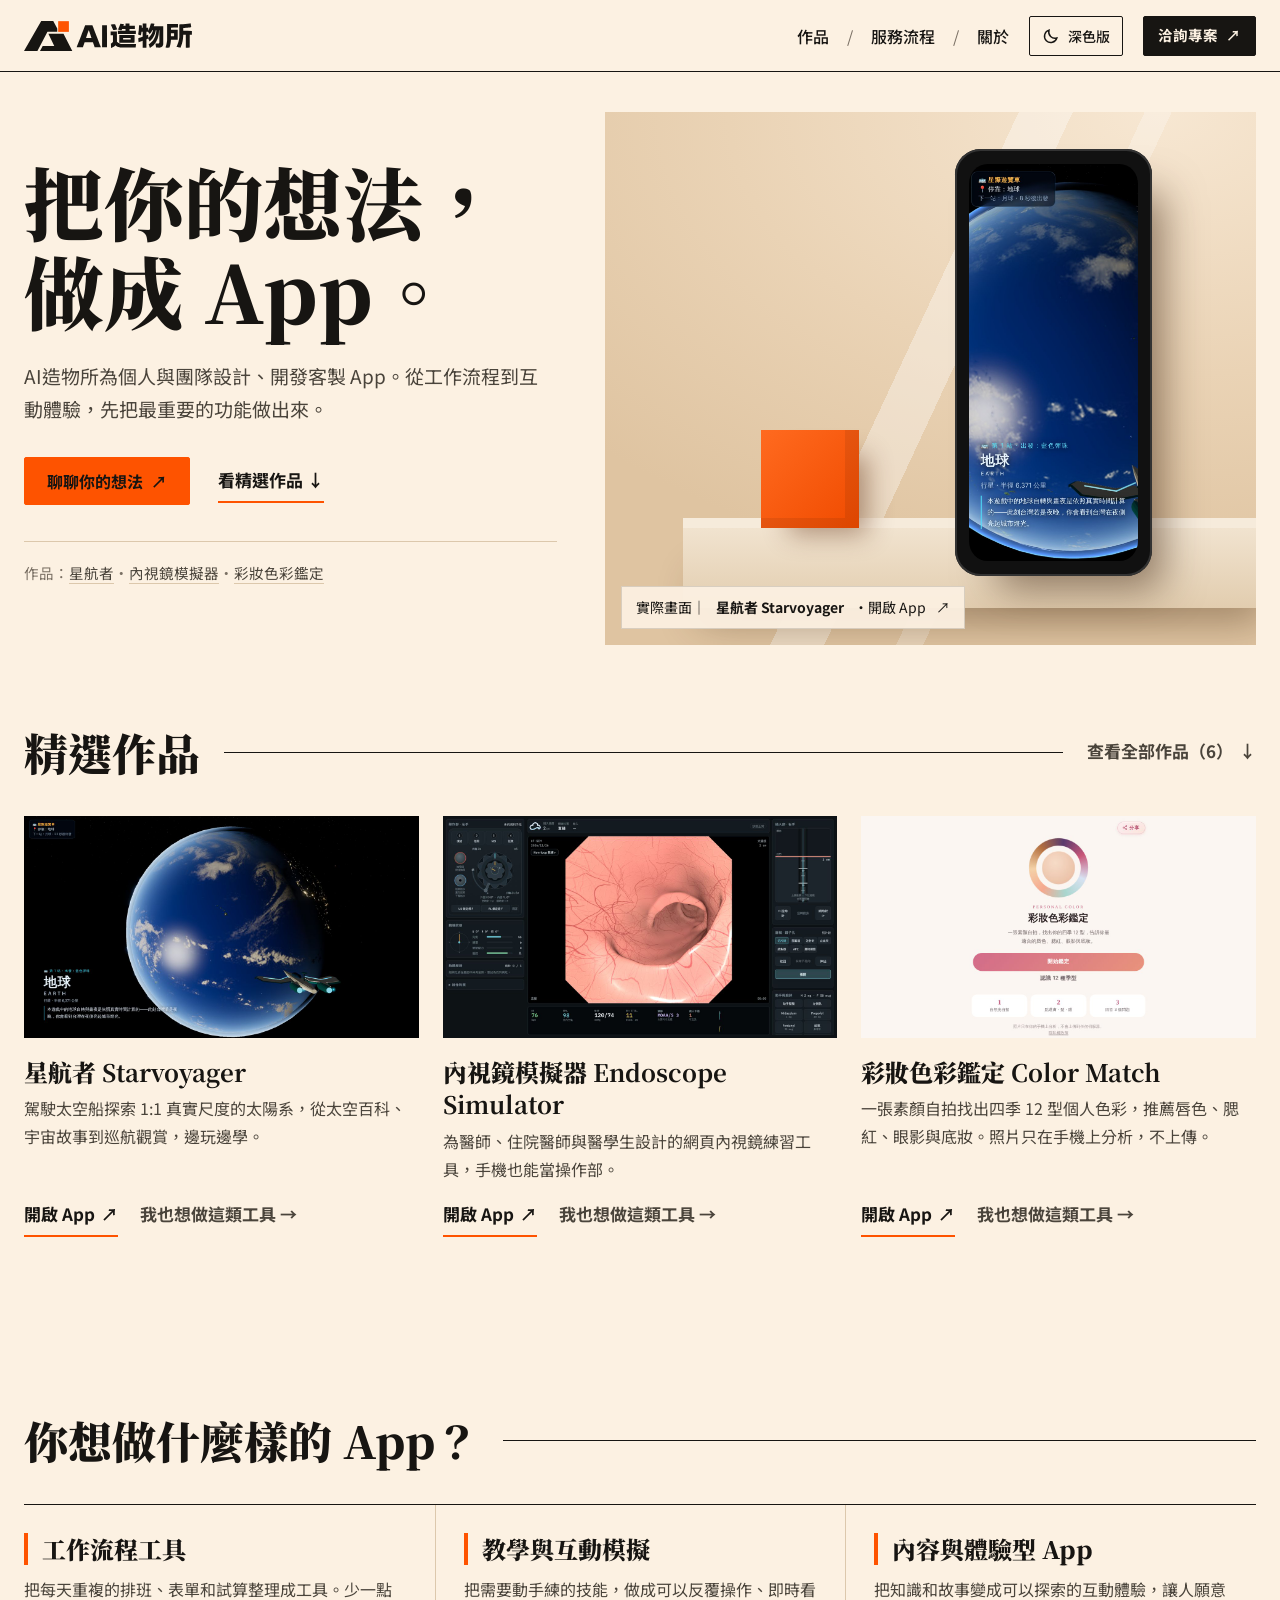
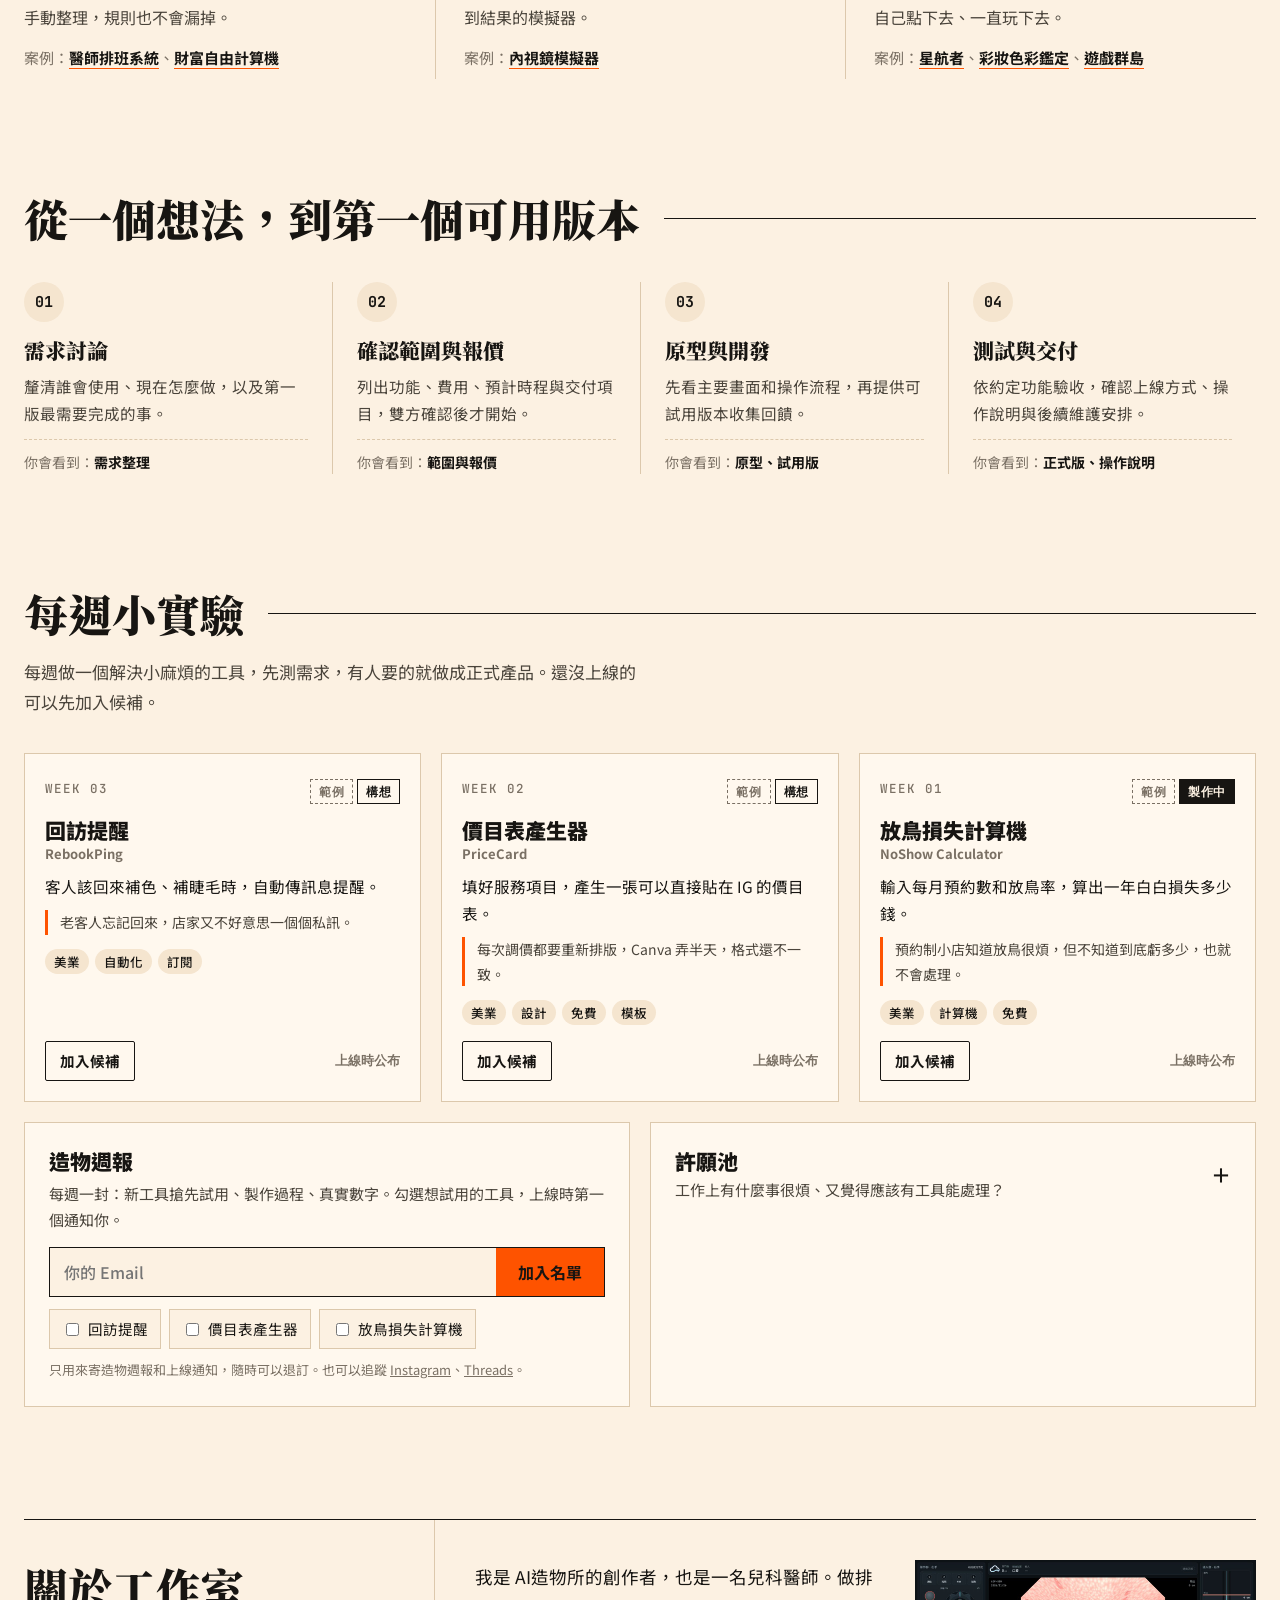
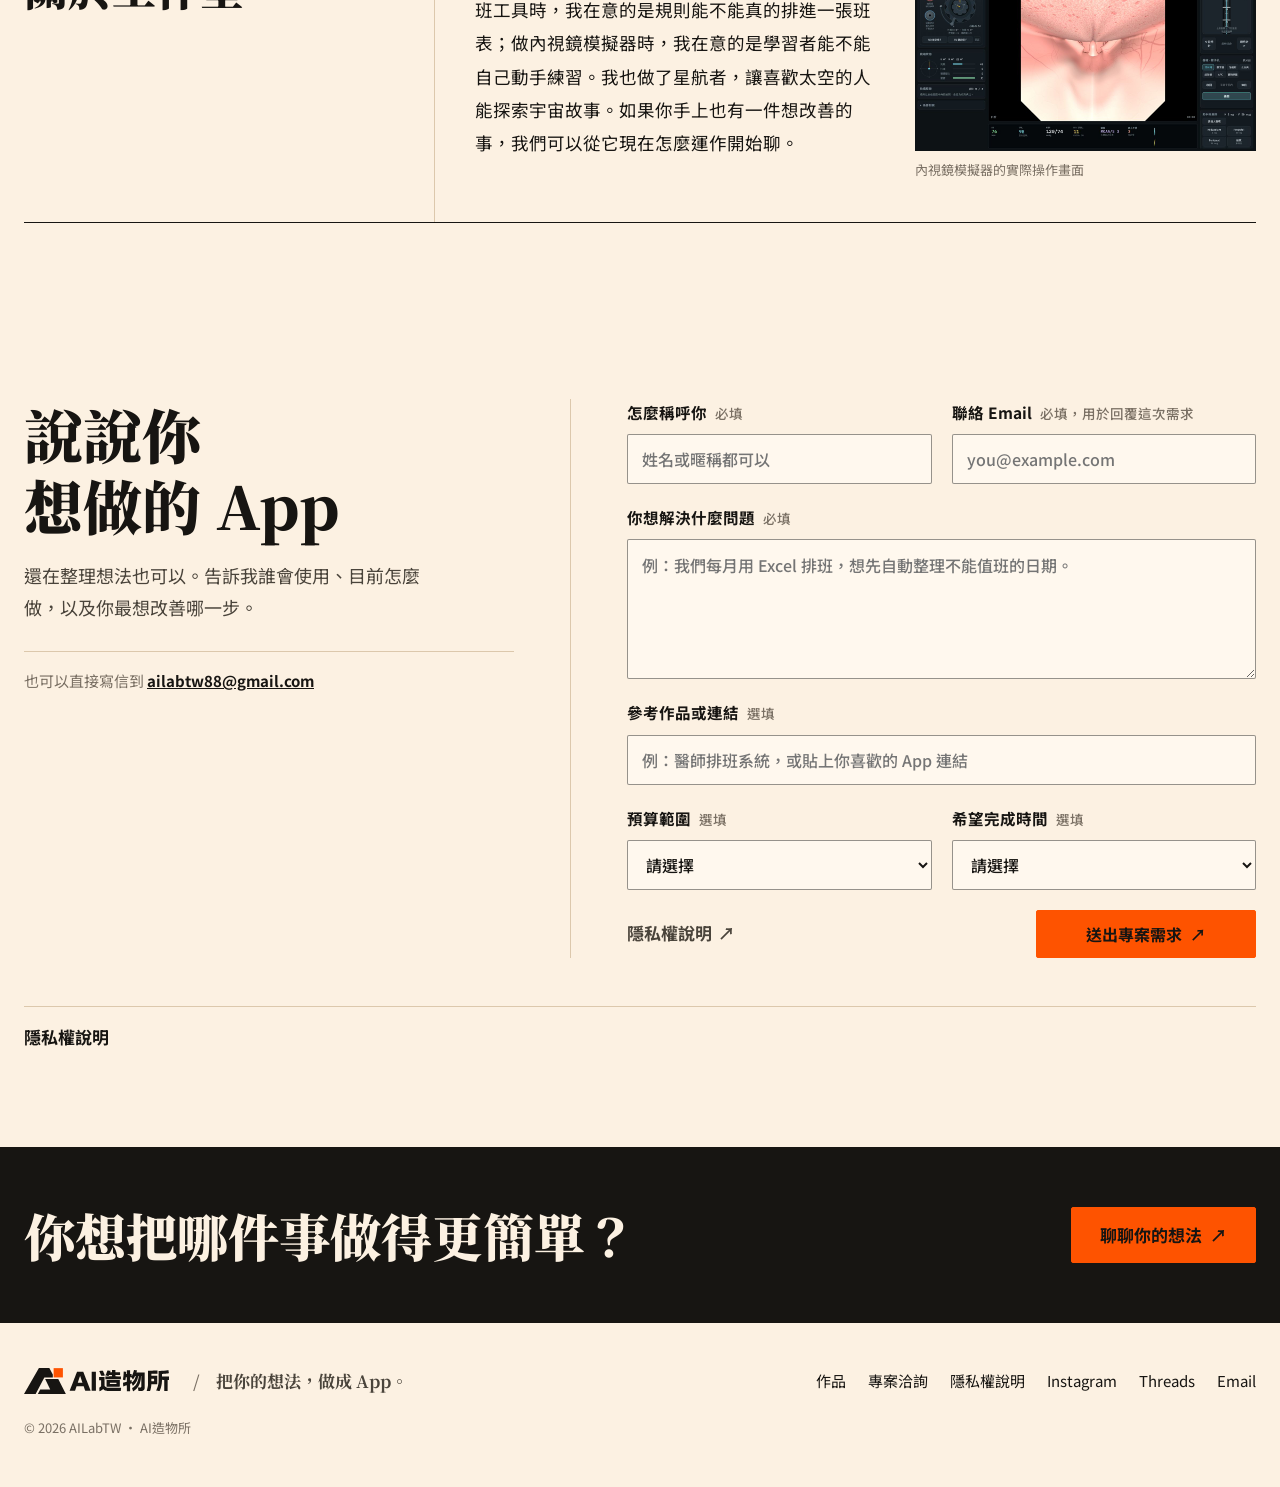
<file: index.html>
<!--STANDALONE--><!doctype html>
<html lang="zh-Hant">
<head>
<meta charset="utf-8">
<meta name="viewport" content="width=device-width, initial-scale=1, viewport-fit=cover">
<meta name="description" content="AI造物所 AILabTW 為個人與團隊設計、開發客製 App。看得到作品、試得到產品，也找得到人討論你的需求。">
<meta property="og:title" content="AI造物所｜把你的想法，做成 App。">
<meta property="og:description" content="看得到作品、試得到產品，也找得到人討論你的需求。">
<meta property="og:image" content="og-image.png">
<meta name="twitter:card" content="summary_large_image">
<link rel="icon" href="favicon.svg" type="image/svg+xml">
<link rel="apple-touch-icon" href="favicon-180.png">
<!--/STANDALONE-->
<title>AI造物所 AILabTW</title>
<script>try{if(localStorage.getItem("ailab-theme")==="dark")document.documentElement.setAttribute("data-theme","dark")}catch(e){}</script>
<link rel="preconnect" href="https://fonts.googleapis.com">
<link rel="preconnect" href="https://fonts.gstatic.com" crossorigin>
<link href="https://fonts.googleapis.com/css2?family=Archivo:wght@500;700&family=JetBrains+Mono:wght@500;700&family=Noto+Sans+TC:wght@400;500;700;900&family=Noto+Serif+TC:wght@700;900&display=swap" rel="stylesheet">
<style>
:root{
  --paper:#FCF1E2; --paper-2:#F5E5CF; --paper-3:#EBD6BA; --ink:#171512; --ink-2:#4A443B; --muted:#7A7064;
  --line:#171512; --soft-line:#DCC8AC; --orange:#FE5300; --card:#FFF8EE;
  --band:#171512; --band-ink:#FCF1E2;
  --sans:"Noto Sans TC","Archivo",system-ui,sans-serif;
  --serif:"Noto Serif TC","Songti TC","PMingLiU",serif;
  --mono:"JetBrains Mono",ui-monospace,monospace;
  --gut:24px;
}
:root[data-theme="dark"]{
  --paper:#171512; --paper-2:#211E19; --paper-3:#2C2822; --ink:#FCF1E2; --ink-2:#D8CBB8; --muted:#A39684;
  --line:#FCF1E2; --soft-line:#3A352D; --card:#1E1B16; --band:#0E0D0B;
}
*{box-sizing:border-box}
html{scroll-behavior:smooth;scroll-padding-top:84px}
@media (prefers-reduced-motion: reduce){html{scroll-behavior:auto}*{transition:none!important}}
body{margin:0;background:var(--paper);color:var(--ink);font-family:var(--sans);font-size:17px;line-height:1.75;-webkit-font-smoothing:antialiased}
img{max-width:100%;height:auto;display:block}
a{color:inherit}
:focus-visible{outline:3px solid var(--orange);outline-offset:2px}
.wrap{max-width:1280px;margin:0 auto;padding:0 var(--gut)}
@media (max-width:600px){:root{--gut:16px}}
.serif{font-family:var(--serif)}
.eyebrow{font:500 12.5px/1.4 var(--mono);letter-spacing:.08em;text-transform:uppercase;color:var(--muted)}
.sq{display:inline-block;width:.62em;height:.62em;background:var(--orange);vertical-align:.04em;margin-right:.5em}

/* buttons */
.btn{display:inline-flex;align-items:center;justify-content:center;gap:8px;min-height:48px;font:700 16px/1 var(--sans);padding:0 22px;border:1px solid var(--line);background:transparent;color:var(--ink);text-decoration:none;cursor:pointer;white-space:nowrap;border-radius:2px;transition:transform .15s,background .15s}
.btn:hover{transform:translateY(-1px)}
.btn.primary{background:var(--orange);border-color:var(--orange);color:#171512}
.btn.primary:hover{background:#ff6a22}
.btn.ink{background:var(--ink);border-color:var(--ink);color:var(--paper)}
.btn.sm{min-height:40px;padding:0 14px;font-size:14.5px}
.btn:disabled{opacity:.6;cursor:wait}
.arrow{display:inline-block;transition:transform .15s}
a:hover .arrow,button:hover .arrow{transform:translate(2px,-2px)}
.tlink{display:inline-flex;align-items:center;gap:6px;min-height:44px;font-weight:700;text-decoration:none;border-bottom:2px solid var(--orange);line-height:1.3;padding:0}
button.tlink{background:none;border:0;border-bottom:2px solid transparent;font:inherit;font-weight:700;color:inherit;cursor:pointer}
.tlink.plain{border-bottom-color:transparent;color:var(--ink-2)}
.tlink.plain:hover{color:var(--ink);border-bottom-color:var(--soft-line)}

/* header */
header{position:sticky;top:0;z-index:30;background:color-mix(in srgb,var(--paper) 94%,transparent);backdrop-filter:blur(8px);-webkit-backdrop-filter:blur(8px)}
.bar{display:flex;align-items:center;gap:20px;height:72px;border-bottom:1px solid var(--line)}
.brand{display:flex;align-items:center;color:var(--ink);text-decoration:none;min-height:44px}
.lockup{height:30px;width:auto;display:block}
nav.main{display:flex;align-items:center;margin-left:auto;font-size:16px;font-weight:500}
nav.main a{text-decoration:none;padding:10px 0}
nav.main a:hover{color:var(--orange)}
nav.main .sep{color:var(--muted);margin:0 18px;font-weight:400}
.theme-btn{display:inline-flex;align-items:center;gap:8px;height:40px;padding:0 12px;border:1px solid var(--line);background:transparent;color:var(--ink);cursor:pointer;border-radius:2px;font:500 14px var(--sans);white-space:nowrap}
.theme-btn svg{width:18px;height:18px}
.theme-btn .sun,[data-theme="dark"] .theme-btn .moon{display:none}
[data-theme="dark"] .theme-btn .sun{display:block}
@media (max-width:820px){.theme-btn{width:44px;height:44px;padding:0;justify-content:center}.theme-btn .lbl{display:none}}
.menu-btn{display:none;width:44px;height:44px;border:1px solid var(--line);background:transparent;color:var(--ink);cursor:pointer;border-radius:2px;padding:0;align-items:center;justify-content:center}
.menu-btn svg{width:20px;height:20px}
@media (max-width:820px){
  .bar{height:60px;gap:10px}
  .lockup{height:24px}
  nav.main{display:none}
  .theme-btn{margin-left:auto}
  .menu-btn{display:inline-flex}
  header.open nav.main{display:flex;flex-direction:column;align-items:stretch;position:absolute;left:0;right:0;top:60px;background:var(--paper);border-bottom:1px solid var(--line);padding:6px var(--gut) 14px;margin:0}
  header.open nav.main a{padding:14px 0;border-bottom:1px solid var(--soft-line);font-size:17px}
  header.open nav.main a:last-child{border-bottom:0}
  header.open nav.main .sep{display:none}
  html{scroll-padding-top:70px}
}

/* hero */
.hero{padding:40px 0 56px}
.hero-grid{display:grid;grid-template-columns:45fr 55fr;gap:48px;align-items:center}
.hero h1{font:900 clamp(44px,6.2vw,92px)/1.12 var(--serif);letter-spacing:.01em;margin:0 0 24px}
.hero h1 .l{display:block;white-space:nowrap}
.hero .lead{font-size:clamp(17px,1.5vw,19px);color:var(--ink-2);margin:0 0 32px;max-width:28em}
.hero .actions{display:flex;flex-wrap:wrap;align-items:center;gap:12px 28px}
.hero .proof{margin-top:36px;padding-top:18px;border-top:1px solid var(--soft-line);font-size:14.5px;color:var(--muted)}
.hero .proof a{color:var(--ink-2);text-decoration:none;border-bottom:1px solid var(--soft-line)}
.hero .proof a:hover{color:var(--ink);border-bottom-color:var(--orange)}

/* stage: cream plinth + orange block + real phone screenshot */
.stage{position:relative;aspect-ratio:11/9;overflow:hidden;background:
  linear-gradient(115deg,transparent 0 46%,rgba(255,255,255,.35) 46% 52%,transparent 52% 60%,rgba(255,255,255,.25) 60% 63%,transparent 63%),
  radial-gradient(120% 90% at 85% 0%,#F7E7D2 0%,#EAD3B5 55%,#DFC4A1 100%)}
.stage .plinth{position:absolute;left:12%;right:-4%;bottom:7%;height:15%;background:linear-gradient(#F1E3CF,#E2CDAF);box-shadow:0 30px 40px -18px rgba(70,45,20,.45)}
.stage .plinth::before{content:"";position:absolute;left:0;right:0;top:-10px;height:10px;background:#F6EBDB}
.stage .cube{position:absolute;left:24%;bottom:22%;width:15%;aspect-ratio:1;background:linear-gradient(135deg,#FF6A1F,#F04B00);box-shadow:inset -14px -10px 0 rgba(0,0,0,.08),18px 16px 26px -10px rgba(90,40,10,.45)}
.stage .phone{position:absolute;right:16%;bottom:13%;height:80%;aspect-ratio:9/19.5;background:#111;border-radius:13% / 6%;padding:2.2%;box-shadow:26px 28px 40px -16px rgba(60,35,15,.55),inset 0 0 0 2px #333}
.stage .phone img{width:100%;height:100%;object-fit:cover;border-radius:11% / 5%}
.stage .tag{position:absolute;left:16px;bottom:16px;display:flex;align-items:center;gap:10px;background:rgba(252,241,226,.94);color:#171512;padding:8px 14px;font-size:14px;text-decoration:none;border:1px solid rgba(23,21,18,.15)}
.stage .tag b{font-weight:700}
.stage .tag{white-space:nowrap}
@media (max-width:600px){.stage .tag .k{display:none}.stage .tag{left:12px;bottom:12px;font-size:13.5px}}
.stage .tag:hover{background:#fff}
@media (max-width:900px){
  .hero{padding:28px 0 40px}
  .hero-grid{grid-template-columns:1fr;gap:32px}
  .stage{aspect-ratio:4/4.2}
  .stage .phone{right:12%;height:82%}
  .stage .cube{left:14%;width:20%}
}
@media (max-width:600px){
  .hero h1{font-size:clamp(40px,12vw,56px);margin-bottom:18px}
  .hero .lead{margin-bottom:24px}
  .hero .actions .btn{width:100%}
  .hero .actions .tlink{margin:0 auto}
  .hero .proof{margin-top:24px}
}

/* sections */
section{padding:88px 0}
section.tight{padding-top:24px}
.head{display:flex;align-items:center;gap:24px;margin-bottom:36px}
.head h2{font:900 clamp(30px,3.6vw,44px)/1.25 var(--serif);margin:0;white-space:nowrap}
.head .rule{flex:1;height:1px;background:var(--line)}
.head .more{white-space:nowrap}
.sub{color:var(--ink-2);max-width:36em;margin:-20px 0 36px}
@media (max-width:600px){section{padding:64px 0}.head{gap:14px;margin-bottom:24px;flex-wrap:wrap}.head .rule{display:none}.head h2{white-space:normal}.sub{margin:-8px 0 24px}}

/* works */
.works{display:grid;grid-template-columns:repeat(3,1fr);gap:40px 24px}
.works.extra{margin-top:40px}
.works.extra[hidden]{display:none}
.work{display:flex;flex-direction:column}
.work .media{display:block;aspect-ratio:16/9;overflow:hidden;background:var(--paper-2);position:relative}
.work .media img{width:100%;height:100%;object-fit:cover;transition:transform .35s ease}
.work .media:hover img{transform:scale(1.035)}
.work .media .ph{position:absolute;inset:0;display:grid;place-items:center;text-align:center;background:repeating-linear-gradient(135deg,var(--paper-2) 0 14px,var(--paper-3) 14px 15px);color:var(--muted);font-size:14px}
.work .media .ph b{display:block;font:900 26px/1.3 var(--serif);color:var(--ink-2);margin-bottom:4px}
.work .state{position:absolute;top:12px;left:12px;font:700 12px/1 var(--mono);letter-spacing:.06em;padding:6px 8px;background:var(--paper);color:var(--ink);border:1px solid var(--line)}
.work h3{font:900 24px/1.35 var(--serif);margin:18px 0 6px}
.work h3 a{text-decoration:none}
.work h3 .en{font-family:var(--serif);font-weight:700}
.work p{margin:0 0 10px;color:var(--ink-2);font-size:16px}
.work .acts{display:flex;flex-wrap:wrap;gap:4px 22px;margin-top:auto}
@media (max-width:900px){.works{grid-template-columns:1fr 1fr}}
@media (max-width:600px){.works{grid-template-columns:1fr;gap:36px}.work h3{font-size:22px;margin-top:14px}}

/* services */
.services{display:grid;grid-template-columns:repeat(3,1fr);border-top:1px solid var(--line)}
.svc{padding:28px 28px 8px 0}
.svc+.svc{padding-left:28px;border-left:1px solid var(--soft-line)}
.svc h3{font:900 24px/1.35 var(--serif);margin:0 0 10px;padding-left:14px;border-left:4px solid var(--orange)}
.svc p{margin:0 0 14px;color:var(--ink-2);font-size:16px}
.svc .case{font-size:15px;color:var(--muted)}
.svc .case a{color:var(--ink);font-weight:700;text-decoration:none;border-bottom:1px solid var(--orange)}
@media (max-width:820px){.services{grid-template-columns:1fr}.svc,.svc+.svc{padding:24px 0;border-left:0;border-top:1px solid var(--soft-line)}.svc:first-child{border-top:0}}

/* process */
.steps{display:grid;grid-template-columns:repeat(4,1fr);gap:0;list-style:none;margin:0;padding:0;counter-reset:s}
.steps li{padding:0 24px 0 0;position:relative}
.steps li+li{padding-left:24px;border-left:1px solid var(--soft-line)}
.steps .n{display:inline-grid;place-items:center;width:40px;height:40px;border-radius:50%;background:var(--paper-2);font:700 15px var(--mono);margin-bottom:14px}
.steps h3{font:900 21px/1.35 var(--serif);margin:0 0 8px}
.steps p{margin:0 0 12px;font-size:15.5px;color:var(--ink-2)}
.steps .get{font-size:14px;color:var(--muted);border-top:1px dashed var(--soft-line);padding-top:10px}
.steps .get b{color:var(--ink);font-weight:700}
@media (max-width:900px){.steps{grid-template-columns:1fr 1fr;gap:32px 0}.steps li:nth-child(3){border-left:0;padding-left:0}}
@media (max-width:560px){.steps{grid-template-columns:1fr;gap:0}.steps li,.steps li:nth-child(n){border-left:0;padding:20px 0 20px 56px;border-top:1px solid var(--soft-line)}.steps li:first-child{border-top:0;padding-top:0}.steps .n{position:absolute;left:0;top:20px}.steps li:first-child .n{top:0}}

/* weekly lab (existing apps) */
.lab-cards{display:grid;grid-template-columns:repeat(3,1fr);gap:20px}
@media (max-width:900px){.lab-cards{grid-template-columns:1fr 1fr}}
@media (max-width:600px){.lab-cards{grid-template-columns:1fr}}
.card{border:1px solid var(--soft-line);background:var(--card);display:flex;flex-direction:column;padding:20px}
.card-top{display:flex;justify-content:space-between;align-items:center;margin-bottom:12px}
.badge{font:700 11.5px var(--mono);letter-spacing:.05em;padding:4px 8px;border:1px solid var(--line)}
.badge.shipped{background:var(--orange);border-color:var(--orange);color:#171512}
.badge.building{background:var(--ink);color:var(--paper)}
.badge.sample{border-style:dashed;color:var(--muted);border-color:var(--muted)}
.card h3{font:900 21px/1.35 var(--sans);margin:0}
.card .en{font:700 13px var(--sans);color:var(--muted)}
.card .tag{margin:10px 0 0;font-size:15.5px}
.card .pain{margin:10px 0 0;font-size:14px;color:var(--ink-2);padding-left:12px;border-left:3px solid var(--orange)}
.chips{display:flex;flex-wrap:wrap;gap:6px;margin:14px 0 16px}
.chip{font:500 12.5px var(--sans);padding:3px 9px;background:var(--paper-2);border-radius:99px}
.card-foot{display:flex;gap:10px;flex-wrap:wrap;align-items:center;margin-top:auto}
.card-foot .price{font:700 12.5px var(--mono);color:var(--muted);margin-left:auto}
.lab-forms{display:grid;grid-template-columns:1fr 1fr;gap:20px;margin-top:20px}
@media (max-width:900px){.lab-forms{grid-template-columns:1fr}}
.panel{border:1px solid var(--soft-line);background:var(--card);padding:24px}
.panel h3{font:900 21px/1.4 var(--sans);margin:0 0 4px}
.panel > p{margin:0 0 14px;color:var(--ink-2);font-size:15px}
.field{display:flex;border:1px solid var(--line);background:var(--paper)}
.field input{flex:1;min-width:0;border:0;background:transparent;color:var(--ink);font:500 16px var(--sans);padding:0 14px;min-height:48px;outline:none}
.field .btn{border:0;border-radius:0}
.field:focus-within{outline:3px solid var(--orange);outline-offset:-1px}
@media (max-width:480px){.field{flex-direction:column}.field input{min-height:50px}}
.interests{display:flex;flex-wrap:wrap;gap:8px;margin:12px 0 0}
.interests label{display:flex;align-items:center;gap:6px;font-size:14.5px;border:1px solid var(--soft-line);padding:0 12px;min-height:40px;cursor:pointer;background:var(--paper)}
.interests input{accent-color:var(--orange)}
.fine{font-size:13px;color:var(--muted);margin-top:10px}
details.wish summary{cursor:pointer;list-style:none;display:flex;justify-content:space-between;align-items:center;gap:12px;min-height:44px}
details.wish summary::-webkit-details-marker{display:none}
details.wish summary::after{content:"＋";font-weight:700;font-size:20px}
details.wish[open] summary::after{content:"－"}
details.wish summary h3{margin:0}
details.wish .sumtxt{display:block;color:var(--ink-2);font-size:15px;font-weight:400}

/* metrics (shown only when there is data) */
.metrics{display:grid;grid-template-columns:repeat(4,1fr);background:var(--band);color:var(--band-ink)}
.metric{padding:24px 22px}
.metric+.metric{border-left:1px solid rgba(252,241,226,.18)}
.metric .eyebrow{color:rgba(252,241,226,.6)}
.metric b{display:block;font:900 42px/1.1 "Archivo",var(--sans);margin-top:10px}
.metric:first-child b{color:var(--orange)}
.metrics-note{margin-top:12px;font-size:14px;color:var(--muted)}
@media (max-width:820px){.metrics{grid-template-columns:1fr 1fr}.metric:nth-child(3){border-left:0}.metric:nth-child(n+3){border-top:1px solid rgba(252,241,226,.18)}}

/* about */
.about{display:grid;grid-template-columns:1fr 2fr;gap:0;border-top:1px solid var(--line);border-bottom:1px solid var(--line)}
.about h2{font:900 clamp(30px,3.6vw,44px)/1.25 var(--serif);margin:0;padding:40px 32px 40px 0;border-right:1px solid var(--soft-line)}
.about .body{padding:40px 0 40px 40px;display:grid;grid-template-columns:1.2fr 1fr;gap:32px;align-items:start}
.about .body p{margin:0;font-size:17.5px;line-height:1.9}
.about figure{margin:0}
.about figcaption{font-size:13px;color:var(--muted);margin-top:8px}
@media (max-width:900px){.about{grid-template-columns:1fr}.about h2{border-right:0;padding:32px 0 0}.about .body{padding:20px 0 36px;grid-template-columns:1fr;gap:24px}}

/* contact */
.contact{display:grid;grid-template-columns:5fr 7fr;gap:56px;align-items:start}
.contact h2{font:900 clamp(36px,4.6vw,64px)/1.2 var(--serif);margin:0 0 20px}
.contact .intro{font-size:18px;color:var(--ink-2);margin:0 0 28px;max-width:22em}
.contact .direct{font-size:15px;color:var(--muted);border-top:1px solid var(--soft-line);padding-top:16px}
.contact .direct a{color:var(--ink);font-weight:700}
form.inq{display:grid;grid-template-columns:1fr 1fr;gap:20px 20px;padding-left:56px;border-left:1px solid var(--soft-line)}
form.inq .full{grid-column:1/-1}
form.inq label{display:grid;gap:8px;font-weight:700;font-size:15.5px}
form.inq .lt{display:flex;align-items:baseline;gap:8px;flex-wrap:wrap}
form.inq .req,form.inq .opt{font-weight:500;color:var(--muted);font-size:13.5px}
form.inq input,form.inq textarea,form.inq select{font:500 16px var(--sans);color:var(--ink);background:var(--card);border:1px solid color-mix(in srgb,var(--line) 45%,transparent);padding:0 14px;min-height:50px;border-radius:2px;width:100%}
form.inq textarea{min-height:140px;padding:12px 14px;resize:vertical;line-height:1.7}
form.inq input:focus,form.inq textarea:focus,form.inq select:focus{outline:3px solid var(--orange);outline-offset:-1px;border-color:var(--line)}
form.inq .foot{display:flex;justify-content:space-between;align-items:center;gap:16px;flex-wrap:wrap}
form.inq .foot .btn{min-width:220px}
@media (max-width:900px){.contact{grid-template-columns:1fr;gap:28px}form.inq{padding-left:0;border-left:0}}
@media (max-width:600px){form.inq{grid-template-columns:1fr;gap:18px}form.inq .foot{flex-direction:column-reverse;align-items:stretch}form.inq .foot .btn{width:100%}}
.result{font-size:15px}
.result:empty{display:none}
.result pre{white-space:pre-wrap;background:var(--paper-2);padding:12px;font:13px/1.6 var(--mono);margin:10px 0;max-height:180px;overflow:auto}
.result .actions{display:flex;gap:10px;flex-wrap:wrap}
.ok{padding:14px 16px;border:1px solid var(--line);background:var(--paper-2)}
.ok.good{border-color:var(--orange);border-left-width:4px}
details.privacy{margin-top:48px;border-top:1px solid var(--soft-line);padding-top:8px}
details.privacy summary{cursor:pointer;font-weight:700;min-height:44px;display:flex;align-items:center}
details.privacy .grid{display:grid;grid-template-columns:repeat(4,1fr);gap:24px;padding:8px 0 4px}
details.privacy h3{font:900 18px/1.4 var(--serif);margin:0 0 6px}
details.privacy p{margin:0;font-size:14.5px;color:var(--ink-2)}
@media (max-width:820px){details.privacy .grid{grid-template-columns:1fr 1fr}}
@media (max-width:520px){details.privacy .grid{grid-template-columns:1fr}}

/* final band + footer */
.band{background:var(--band);color:var(--band-ink);padding:56px 0}
.band .wrap{display:flex;align-items:center;justify-content:space-between;gap:24px;flex-wrap:wrap}
.band h2{font:900 clamp(30px,4vw,52px)/1.25 var(--serif);margin:0}
.band .btn.primary{min-height:56px;padding:0 28px;font-size:17px}
@media (max-width:600px){.band{padding:44px 0}.band .btn{width:100%}}
footer{padding:36px 0 48px}
.foot-row{display:flex;align-items:center;gap:16px 24px;flex-wrap:wrap}
.foot-row .lockup{height:26px}
.foot-row .motto{font-family:var(--serif);font-weight:700;color:var(--ink-2)}
.foot-row .motto::before{content:"/";color:var(--muted);margin-right:16px;font-family:var(--sans);font-weight:400}
.foot-links{display:flex;flex-wrap:wrap;gap:4px 22px;margin-left:auto;font-size:15px}
.foot-links a{text-decoration:none;min-height:44px;display:inline-flex;align-items:center}
.foot-links a:hover{color:var(--orange)}
footer small{display:block;color:var(--muted);font-size:13px;margin-top:14px}
.soon{color:var(--muted)}
@media (max-width:700px){.foot-links{margin-left:0;width:100%}.foot-row .motto::before{display:none}}
</style>
<!--STANDALONE--></head>
<body><!--/STANDALONE-->

<header id="hdr">
  <div class="wrap bar">
    <a class="brand" href="#top" aria-label="AI造物所 首頁"><svg class="lockup" viewBox="0 0 3088 552" role="img" aria-label="AILabTW AI造物所"><polygon fill="currentColor" points="317.0,0.0 538.0,0.0 612.0,140.0 612.0,200.0 432.0,200.0 247.0,552.0 0.0,552.0"/><polygon fill="currentColor" points="449.0,235.0 727.0,235.0 889.0,552.0 294.0,552.0 344.0,458.0 557.0,458.0"/><rect fill="#FE5300" x="629.0" y="3.0" width="197.0" height="197.0"/><path fill="currentColor" fill-rule="evenodd" transform="translate(970 43) scale(1.7148)" d="M368.0 255.7C368.0 251.1 367.7 240.5 367.3 232.2L366.7 217.2L370.3 215.6C376.2 213.2 382.9 208.1 386.1 203.8L389.0 199.7L389.0 163.8L389.0 128.0L376.5 128.0L364.0 128.0L364.0 107.5L364.0 87.0L397.8 87.2L431.5 87.5L431.8 142.4L432.0 197.3L438.8 203.9C446.7 211.7 453.6 215.3 466.3 218.3L475.5 220.5L556.2 220.4L637.0 220.4L636.4 225.4C636.1 228.2 635.1 237.0 634.1 245.0L632.5 259.5L549.5 259.5L466.5 259.5L458.0 257.6C442.3 254.2 429.4 248.1 420.3 239.7L416.1 235.8L408.3 242.2C397.2 251.2 374.2 264.0 369.1 264.0L368.0 264.0L368.0 255.7ZM778.6 243.3L772.7 223.6L774.5 222.5C775.5 222.0 780.4 218.8 785.4 215.6L794.5 209.6L805.6 198.6L816.6 187.5L822.9 178.0C840.1 151.9 851.1 118.2 854.5 81.2L855.2 74.0L851.8 74.0L848.3 74.0L847.0 82.8C841.1 122.8 820.6 160.9 790.7 187.0C785.7 191.4 781.3 194.6 780.9 194.2C780.5 193.8 777.6 187.0 774.6 179.2C771.5 171.3 768.8 164.4 768.5 164.0C768.2 163.5 763.6 165.1 758.2 167.5L748.5 171.9L748.2 217.0L748.0 262.0L728.0 262.0L708.0 262.0L708.0 225.0C708.0 204.6 707.9 188.0 707.7 188.0C707.5 188.0 697.6 191.4 685.7 195.5L664.1 202.9L663.6 197.7C662.0 182.6 660.1 159.6 660.4 159.3C660.5 159.1 671.2 155.7 684.1 151.7L707.5 144.4L707.8 117.2L708.0 90.0L701.7 90.0L695.3 90.0L694.6 94.8C692.5 110.8 689.4 128.0 688.5 128.0C688.0 128.0 681.2 126.2 673.5 124.1L659.5 120.3L659.6 118.4C659.6 117.3 660.9 108.9 662.3 99.5C665.7 77.7 666.8 66.5 668.0 40.7C668.6 29.1 669.1 19.5 669.3 19.4C669.5 19.2 676.3 19.9 684.5 20.8L699.5 22.6L699.1 35.3L698.8 48.0L703.4 48.0L708.0 48.0L708.0 25.0L708.0 2.1L723.2 1.8C731.6 1.6 740.6 1.6 743.2 1.8L748.0 2.1L748.0 25.1L748.0 48.0L757.5 48.0L766.9 48.0L767.2 63.2L767.5 78.5L771.9 69.5C780.2 52.5 789.5 26.5 795.0 5.3L796.1 1.0L798.3 1.0C799.5 1.0 807.5 1.9 816.0 3.0C824.5 4.1 832.1 5.0 832.8 5.0C834.7 5.0 834.3 7.8 830.5 19.0C828.6 24.7 827.0 29.8 827.0 30.2C827.0 30.6 849.8 31.1 877.8 31.2L928.5 31.5L928.5 128.0L928.5 224.5L926.6 231.3C922.1 247.6 911.0 257.2 893.5 260.0L886.5 261.2L869.0 260.3L851.6 259.5L848.8 241.0C847.3 230.9 846.0 221.3 845.8 219.7L845.5 216.8L862.7 216.6L879.8 216.5L882.4 214.1C883.8 212.7 885.4 210.0 886.0 208.1L887.0 204.5L887.0 139.2L887.0 74.0L885.0 74.0L883.0 74.0L883.0 80.8C883.0 88.4 880.7 113.0 879.0 123.5C869.1 186.4 840.3 231.8 793.2 258.6C789.0 261.0 785.3 263.0 785.0 263.0C784.6 263.0 781.7 254.1 778.6 243.3ZM953.0 260.5C953.0 260.2 955.2 252.5 958.0 243.3C963.7 223.9 966.3 212.3 968.5 195.7L970.0 183.9L970.0 96.1L970.0 8.2L1020.2 7.6C1047.9 7.2 1074.2 6.7 1078.8 6.4L1087.0 5.8L1087.0 25.4L1087.0 45.0L1081.2 45.1C1078.1 45.2 1061.1 45.5 1043.5 45.9L1011.5 46.5L1011.5 58.0L1011.5 69.5L1047.8 69.8L1084.0 70.0L1084.0 123.5L1084.0 177.0L1047.6 177.0L1011.3 177.0L1010.5 188.2C1009.4 206.7 1003.3 237.2 997.2 255.0L995.3 260.5L974.2 260.8C962.5 260.9 953.0 260.8 953.0 260.5ZM1104.0 259.9C1080.4 257.0 1071.0 255.5 1071.0 254.7C1071.0 254.2 1072.4 250.7 1074.1 246.9C1087.9 215.3 1097.2 183.5 1099.9 157.8L1101.0 148.1L1101.0 79.7L1101.0 11.3L1117.2 10.6C1145.4 9.4 1188.6 5.4 1213.2 1.6L1222.0 0.3L1222.4 1.9C1223.0 4.0 1229.0 38.2 1229.0 39.7C1229.0 40.3 1227.9 41.0 1226.7 41.4C1219.9 43.1 1153.4 50.0 1143.9 50.0C1143.3 50.0 1143.1 56.4 1143.2 65.2L1143.5 80.5L1189.8 80.8L1236.0 81.0L1236.0 101.5L1236.0 122.0L1224.5 122.0L1213.0 122.0L1212.8 191.2L1212.5 260.5L1191.8 260.8L1171.0 261.0L1170.8 191.8L1170.5 122.5L1156.9 122.2L1143.3 121.9L1142.6 138.7C1141.0 178.4 1134.7 207.8 1119.9 245.5L1113.9 261.0L1112.2 260.9C1111.3 260.8 1107.6 260.4 1104.0 259.9ZM0.6 253.8C1.3 251.3 20.0 203.1 45.5 138.0C61.8 96.5 84.7 37.0 88.8 26.0L90.8 20.5L129.3 20.2L167.8 20.0L169.5 24.2C170.4 26.6 177.3 44.2 184.7 63.5C192.1 82.8 203.7 112.7 210.5 130.0C227.9 174.6 245.9 221.0 252.4 238.0C255.4 246.0 258.2 253.3 258.5 254.2L259.2 256.0L225.7 256.0L192.3 256.0L189.7 248.8C186.4 239.5 176.6 210.7 175.0 205.8L173.8 202.0L129.5 202.0L85.2 202.0L81.2 213.2C79.1 219.4 74.9 231.6 71.9 240.2L66.5 256.0L33.2 256.0L-0.1 256.0L0.6 253.8ZM272.3 138.2L272.5 20.5L298.5 20.5L324.5 20.5L324.8 138.2L325.0 256.0L298.5 256.0L272.1 256.0L272.3 138.2ZM456.9 207.6C456.7 207.4 456.6 188.5 456.8 165.6L457.0 124.0L539.0 124.0L621.0 124.0L621.0 159.8L620.9 195.5L619.7 201.5L618.4 207.5L537.9 207.8C493.6 207.9 457.2 207.8 456.9 207.6ZM579.0 165.0L579.0 156.0L538.5 156.0L498.0 156.0L498.0 165.0L498.0 174.0L538.5 174.0L579.0 174.0L579.0 165.0ZM158.0 155.6C158.0 154.0 146.1 119.2 136.0 91.1L129.7 73.8L128.7 75.5C127.9 77.1 118.8 102.6 105.3 141.7C102.5 149.6 100.5 156.2 100.8 156.5C101.1 156.8 114.1 157.0 129.7 157.0L158.0 157.0L158.0 155.6ZM780.9 144.2C792.8 132.2 800.9 120.7 807.4 106.9C811.7 97.6 818.0 79.2 818.0 75.8L818.0 74.0L814.2 74.0L810.3 74.0L808.4 78.2C805.9 83.8 797.7 96.8 789.9 107.6L783.7 116.3L782.4 114.4C781.6 113.3 777.3 107.4 772.8 101.3L764.5 90.0L756.2 90.0L748.0 90.0L748.0 109.5C748.0 120.2 748.3 129.0 748.8 129.0C749.2 129.0 753.1 127.6 757.5 126.0C761.9 124.4 765.8 123.0 766.2 123.0C766.7 123.0 767.0 126.5 767.0 130.8C767.0 142.6 768.2 155.0 769.3 155.0C769.8 155.0 775.0 150.2 780.9 144.2ZM1037.3 138.4L1045.0 137.7L1045.0 122.4L1045.0 107.0L1028.0 107.0L1011.0 107.0L1011.0 122.3C1011.0 130.8 1011.3 138.0 1011.7 138.3C1012.5 139.2 1027.4 139.2 1037.3 138.4ZM442.0 96.5L442.0 79.0L481.5 78.9C503.2 78.8 521.6 78.7 522.2 78.6L523.5 78.5L523.5 70.0L523.5 61.5L505.5 61.5L487.6 61.5L484.3 68.2C482.5 72.0 480.9 75.0 480.6 75.0C477.5 75.0 444.2 67.5 443.2 66.6C443.0 66.3 445.7 60.1 449.3 52.8C455.2 40.8 461.7 24.7 466.4 10.3L468.1 5.1L470.8 5.5C472.3 5.7 480.7 6.7 489.5 7.6C498.3 8.5 505.7 9.4 506.0 9.7C506.2 9.9 505.2 13.7 503.8 18.0L501.2 26.0L512.6 26.0L524.0 26.0L524.0 13.5L524.0 1.0L545.0 1.0L566.0 1.0L566.0 13.5L566.0 26.0L595.0 26.0L624.0 26.0L624.0 43.5L624.0 61.0L595.2 61.2L566.5 61.5L566.5 70.0L566.5 78.5L600.8 78.8L635.0 79.0L634.8 96.3L634.5 113.5L538.2 113.8L442.0 114.0L442.0 96.5ZM385.5 57.9C382.3 50.0 376.6 36.6 372.8 28.1C369.1 19.6 366.0 12.4 366.0 12.0C366.0 11.4 411.0 8.6 411.5 9.2C412.2 10.1 436.1 66.2 435.8 66.5C435.3 67.0 406.6 71.0 398.8 71.6L391.4 72.3L385.5 57.9Z"/></svg></a>
    <nav class="main" id="mainNav" aria-label="主要導覽">
      <a href="#works">作品</a><span class="sep" aria-hidden="true">/</span>
      <a href="#services">服務流程</a><span class="sep" aria-hidden="true">/</span>
      <a href="#about">關於</a>
    </nav>
    <button class="theme-btn" id="themeBtn" type="button" aria-pressed="false" aria-label="切換成深色版面"><svg class="sun" viewBox="0 0 20 20" fill="none" stroke="currentColor" stroke-width="1.6" aria-hidden="true"><circle cx="10" cy="10" r="3.6"/><path d="M10 1.5v2.2M10 16.3v2.2M1.5 10h2.2M16.3 10h2.2M4 4l1.5 1.5M14.5 14.5 16 16M4 16l1.5-1.5M14.5 5.5 16 4"/></svg><svg class="moon" viewBox="0 0 20 20" fill="none" stroke="currentColor" stroke-width="1.6" aria-hidden="true"><path d="M16.5 12.2A7 7 0 0 1 7.8 3.5a7 7 0 1 0 8.7 8.7Z"/></svg><span class="lbl">深色版</span></button>
    <a class="btn ink sm cta" href="#contact" data-track="nav_contact">洽詢專案 <span class="arrow">↗</span></a>
    <button class="menu-btn" id="menuBtn" type="button" aria-expanded="false" aria-controls="mainNav" aria-label="開啟選單"><svg viewBox="0 0 20 20" fill="none" stroke="currentColor" stroke-width="1.8"><path d="M2 5h16M2 10h16M2 15h16"/></svg></button>
  </div>
</header>

<main id="top">
  <div class="hero">
    <div class="wrap hero-grid">
      <div>
        <h1><span class="l">把你的想法，</span><span class="l">做成 App。</span></h1>
        <p class="lead">AI造物所為個人與團隊設計、開發客製 App。從工作流程到互動體驗，先把最重要的功能做出來。</p>
        <div class="actions">
          <a class="btn primary" href="#contact">聊聊你的想法 <span class="arrow">↗</span></a>
          <a class="tlink" href="#works">看精選作品 ↓</a>
        </div>
        <p class="proof" id="heroProof"></p>
      </div>
      <div class="stage" id="heroStage" aria-label="星航者 App 實際畫面">
        <div class="plinth"></div>
        <div class="cube"></div>
        <div class="phone"><img src="img/works/starvoyager-phone.jpg" alt="星航者 Starvoyager 在手機上的實際畫面：星際遊覽車停靠地球" width="720" height="1558" fetchpriority="high"></div>
        <a class="tag" id="heroTag" href="#works"><span class="k">實際畫面｜</span><b>星航者 Starvoyager</b> <span class="arrow">↗</span></a>
      </div>
    </div>
  </div>

  <section id="works" class="tight">
    <div class="wrap">
      <div class="head"><h2>精選作品</h2><span class="rule"></span><button class="tlink plain more" id="moreWorks" type="button" hidden></button></div>
      <div class="works" id="workCards"></div>
      <div class="works extra" id="moreCards" hidden></div>
    </div>
  </section>

  <section id="services">
    <div class="wrap">
      <div class="head"><h2>你想做什麼樣的 App？</h2><span class="rule"></span></div>
      <div class="services">
        <div class="svc"><h3>工作流程工具</h3><p>把每天重複的排班、表單和試算整理成工具。少一點手動整理，規則也不會漏掉。</p><div class="case" data-case="workflow"></div></div>
        <div class="svc"><h3>教學與互動模擬</h3><p>把需要動手練的技能，做成可以反覆操作、即時看到結果的模擬器。</p><div class="case" data-case="learning"></div></div>
        <div class="svc"><h3>內容與體驗型 App</h3><p>把知識和故事變成可以探索的互動體驗，讓人願意自己點下去、一直玩下去。</p><div class="case" data-case="experience"></div></div>
      </div>
    </div>
  </section>

  <section id="process" class="tight">
    <div class="wrap">
      <div class="head"><h2>從一個想法，到第一個可用版本</h2><span class="rule"></span></div>
      <ol class="steps">
        <li><span class="n">01</span><h3>需求討論</h3><p>釐清誰會使用、現在怎麼做，以及第一版最需要完成的事。</p><div class="get">你會看到：<b>需求整理</b></div></li>
        <li><span class="n">02</span><h3>確認範圍與報價</h3><p>列出功能、費用、預計時程與交付項目，雙方確認後才開始。</p><div class="get">你會看到：<b>範圍與報價</b></div></li>
        <li><span class="n">03</span><h3>原型與開發</h3><p>先看主要畫面和操作流程，再提供可試用版本收集回饋。</p><div class="get">你會看到：<b>原型、試用版</b></div></li>
        <li><span class="n">04</span><h3>測試與交付</h3><p>依約定功能驗收，確認上線方式、操作說明與後續維護安排。</p><div class="get">你會看到：<b>正式版、操作說明</b></div></li>
      </ol>
    </div>
  </section>

  <section id="lab" class="tight">
    <div class="wrap">
      <div class="head"><h2>每週小實驗</h2><span class="rule"></span></div>
      <p class="sub">每週做一個解決小麻煩的工具，先測需求，有人要的就做成正式產品。還沒上線的可以先加入候補。</p>
      <div class="lab-cards" id="appCards"></div>
      <div class="lab-forms">
        <form class="panel" id="joinForm" novalidate>
          <h3>造物週報</h3>
          <p>每週一封：新工具搶先試用、製作過程、真實數字。勾選想試用的工具，上線時第一個通知你。</p>
          <div class="field">
            <input type="email" name="email" placeholder="你的 Email" autocomplete="email" required aria-label="Email">
            <button class="btn primary" type="submit">加入名單</button>
          </div>
          <div class="interests" id="interests"></div>
          <div class="result" aria-live="polite" style="margin-top:12px"></div>
          <div class="fine">只用來寄造物週報和上線通知，隨時可以退訂。也可以追蹤 <a href="#" data-social="instagram">Instagram</a>、<a href="#" data-social="threads">Threads</a>。</div>
        </form>
        <details class="panel wish" id="wish">
          <summary><span><h3>許願池</h3><span class="sumtxt">工作上有什麼事很煩、又覺得應該有工具能處理？</span></span></summary>
          <form id="wishForm" novalidate style="display:grid;gap:14px;margin-top:14px">
            <label style="display:grid;gap:6px;font-weight:700;font-size:15px">你的行業
              <select name="industry" style="font:500 16px var(--sans);color:var(--ink);background:var(--paper);border:1px solid var(--soft-line);min-height:48px;padding:0 12px">
                <option value="">選一個最接近的</option>
                <option>美甲／美睫／美髮</option><option>寵物美容</option><option>補習班／家教</option>
                <option>餐飲</option><option>健身／瑜伽教室</option><option>診所／身心靈</option>
                <option>電商／網拍</option><option>其他</option>
              </select>
            </label>
            <label style="display:grid;gap:6px;font-weight:700;font-size:15px">每天最煩的一件事
              <textarea name="pain" required placeholder="例：客人預約完常常沒來，又不好意思一個個打電話提醒。" style="font:500 16px var(--sans);color:var(--ink);background:var(--paper);border:1px solid var(--soft-line);min-height:100px;padding:12px;resize:vertical"></textarea>
            </label>
            <label style="display:grid;gap:6px;font-weight:700;font-size:15px">Email <span class="fine" style="margin:0">選填，做出來時通知你</span>
              <input type="email" name="email" autocomplete="email" placeholder="you@example.com" style="font:500 16px var(--sans);color:var(--ink);background:var(--paper);border:1px solid var(--soft-line);min-height:48px;padding:0 12px">
            </label>
            <button class="btn ink" type="submit">送出許願</button>
            <div class="result" aria-live="polite"></div>
          </form>
        </details>
      </div>
    </div>
  </section>

  <section id="numbers" class="tight" hidden>
    <div class="wrap">
      <div class="head"><h2>公開數據</h2><span class="rule"></span></div>
      <div class="metrics">
        <div class="metric"><span class="eyebrow">月經常性收入 MRR</span><b id="mMrr">—</b></div>
        <div class="metric"><span class="eyebrow">付費用戶</span><b id="mPaid">—</b></div>
        <div class="metric"><span class="eyebrow">名單人數</span><b id="mSubs">—</b></div>
        <div class="metric"><span class="eyebrow">已上線工具</span><b id="mShipped">0</b></div>
      </div>
      <div class="metrics-note" id="mNote"></div>
    </div>
  </section>

  <section id="about-wrap" class="tight">
    <div class="wrap">
      <div class="about" id="about">
        <h2>關於工作室</h2>
        <div class="body">
          <p>我是 AI造物所的創作者，也是一名兒科醫師。做排班工具時，我在意的是規則能不能真的排進一張班表；做內視鏡模擬器時，我在意的是學習者能不能自己動手練習。我也做了星航者，讓喜歡太空的人能探索宇宙故事。如果你手上也有一件想改善的事，我們可以從它現在怎麼運作開始聊。</p>
          <figure><img src="img/works/endoscope-sim-egd.jpg" alt="內視鏡模擬器的實際操作畫面：胃鏡從口腔進鏡" width="1280" height="720" loading="lazy"><figcaption>內視鏡模擬器的實際操作畫面</figcaption></figure>
        </div>
      </div>
    </div>
  </section>

  <section id="contact">
    <div class="wrap">
      <div class="contact">
        <div>
          <h2><span style="display:block">說說你</span><span style="display:block">想做的 App</span></h2>
          <p class="intro">還在整理想法也可以。告訴我誰會使用、目前怎麼做，以及你最想改善哪一步。</p>
          <p class="direct">也可以直接寫信到 <a id="mailDirect" href="#">ailabtw88@gmail.com</a></p>
        </div>
        <form class="inq" id="inqForm" novalidate>
          <label><span class="lt">怎麼稱呼你 <span class="req">必填</span></span>
            <input name="name" autocomplete="name" placeholder="姓名或暱稱都可以" required>
          </label>
          <label><span class="lt">聯絡 Email <span class="req">必填，用於回覆這次需求</span></span>
            <input type="email" name="email" autocomplete="email" placeholder="you@example.com" required>
          </label>
          <label class="full"><span class="lt">你想解決什麼問題 <span class="req">必填</span></span>
            <textarea name="problem" required placeholder="例：我們每月用 Excel 排班，想先自動整理不能值班的日期。"></textarea>
          </label>
          <label class="full"><span class="lt">參考作品或連結 <span class="opt">選填</span></span>
            <input name="ref" id="refInput" placeholder="例：醫師排班系統，或貼上你喜歡的 App 連結">
          </label>
          <label><span class="lt">預算範圍 <span class="opt">選填</span></span>
            <select name="budget"><option value="">請選擇</option><option>還沒決定</option><option>10 萬以下</option><option>10–30 萬</option><option>30 萬以上</option></select>
          </label>
          <label><span class="lt">希望完成時間 <span class="opt">選填</span></span>
            <select name="timeline"><option value="">請選擇</option><option>還沒決定</option><option>1 個月內</option><option>1–3 個月</option><option>3 個月以上</option></select>
          </label>
          <div class="full foot">
            <a class="tlink plain" href="#privacy" data-open-privacy>隱私權說明 <span class="arrow">↗</span></a>
            <button class="btn primary" type="submit">送出專案需求 <span class="arrow">↗</span></button>
          </div>
          <div class="full result" aria-live="polite"></div>
        </form>
      </div>
      <details class="privacy" id="privacy">
        <summary>隱私權說明</summary>
        <div class="grid">
          <div><h3>蒐集的資料</h3><p>只有你在表單主動填寫的內容：稱呼、Email、需求說明，以及你選填的參考作品、預算與時程。</p></div>
          <div><h3>使用目的</h3><p>只用來回覆你的需求、評估合作內容。不會用來寄送廣告，也不會提供給第三方。</p></div>
          <div><h3>保存與刪除</h3><p>需求討論結束後不再使用。想刪除資料，寫信告訴我，會在收到後處理並回覆你。</p></div>
          <div><h3>聯絡方式</h3><p>對資料使用有任何疑問，請寫信到 <a class="mail-text" href="#">ailabtw88@gmail.com</a>。</p></div>
        </div>
      </details>
    </div>
  </section>
</main>

<div class="band">
  <div class="wrap">
    <h2>你想把哪件事做得更簡單？</h2>
    <a class="btn primary" href="#contact">聊聊你的想法 <span class="arrow">↗</span></a>
  </div>
</div>

<footer>
  <div class="wrap">
    <div class="foot-row">
      <a class="brand" href="#top" aria-label="AI造物所"><svg class="lockup" viewBox="0 0 3088 552" role="img" aria-label="AILabTW AI造物所"><polygon fill="currentColor" points="317.0,0.0 538.0,0.0 612.0,140.0 612.0,200.0 432.0,200.0 247.0,552.0 0.0,552.0"/><polygon fill="currentColor" points="449.0,235.0 727.0,235.0 889.0,552.0 294.0,552.0 344.0,458.0 557.0,458.0"/><rect fill="#FE5300" x="629.0" y="3.0" width="197.0" height="197.0"/><path fill="currentColor" fill-rule="evenodd" transform="translate(970 43) scale(1.7148)" d="M368.0 255.7C368.0 251.1 367.7 240.5 367.3 232.2L366.7 217.2L370.3 215.6C376.2 213.2 382.9 208.1 386.1 203.8L389.0 199.7L389.0 163.8L389.0 128.0L376.5 128.0L364.0 128.0L364.0 107.5L364.0 87.0L397.8 87.2L431.5 87.5L431.8 142.4L432.0 197.3L438.8 203.9C446.7 211.7 453.6 215.3 466.3 218.3L475.5 220.5L556.2 220.4L637.0 220.4L636.4 225.4C636.1 228.2 635.1 237.0 634.1 245.0L632.5 259.5L549.5 259.5L466.5 259.5L458.0 257.6C442.3 254.2 429.4 248.1 420.3 239.7L416.1 235.8L408.3 242.2C397.2 251.2 374.2 264.0 369.1 264.0L368.0 264.0L368.0 255.7ZM778.6 243.3L772.7 223.6L774.5 222.5C775.5 222.0 780.4 218.8 785.4 215.6L794.5 209.6L805.6 198.6L816.6 187.5L822.9 178.0C840.1 151.9 851.1 118.2 854.5 81.2L855.2 74.0L851.8 74.0L848.3 74.0L847.0 82.8C841.1 122.8 820.6 160.9 790.7 187.0C785.7 191.4 781.3 194.6 780.9 194.2C780.5 193.8 777.6 187.0 774.6 179.2C771.5 171.3 768.8 164.4 768.5 164.0C768.2 163.5 763.6 165.1 758.2 167.5L748.5 171.9L748.2 217.0L748.0 262.0L728.0 262.0L708.0 262.0L708.0 225.0C708.0 204.6 707.9 188.0 707.7 188.0C707.5 188.0 697.6 191.4 685.7 195.5L664.1 202.9L663.6 197.7C662.0 182.6 660.1 159.6 660.4 159.3C660.5 159.1 671.2 155.7 684.1 151.7L707.5 144.4L707.8 117.2L708.0 90.0L701.7 90.0L695.3 90.0L694.6 94.8C692.5 110.8 689.4 128.0 688.5 128.0C688.0 128.0 681.2 126.2 673.5 124.1L659.5 120.3L659.6 118.4C659.6 117.3 660.9 108.9 662.3 99.5C665.7 77.7 666.8 66.5 668.0 40.7C668.6 29.1 669.1 19.5 669.3 19.4C669.5 19.2 676.3 19.9 684.5 20.8L699.5 22.6L699.1 35.3L698.8 48.0L703.4 48.0L708.0 48.0L708.0 25.0L708.0 2.1L723.2 1.8C731.6 1.6 740.6 1.6 743.2 1.8L748.0 2.1L748.0 25.1L748.0 48.0L757.5 48.0L766.9 48.0L767.2 63.2L767.5 78.5L771.9 69.5C780.2 52.5 789.5 26.5 795.0 5.3L796.1 1.0L798.3 1.0C799.5 1.0 807.5 1.9 816.0 3.0C824.5 4.1 832.1 5.0 832.8 5.0C834.7 5.0 834.3 7.8 830.5 19.0C828.6 24.7 827.0 29.8 827.0 30.2C827.0 30.6 849.8 31.1 877.8 31.2L928.5 31.5L928.5 128.0L928.5 224.5L926.6 231.3C922.1 247.6 911.0 257.2 893.5 260.0L886.5 261.2L869.0 260.3L851.6 259.5L848.8 241.0C847.3 230.9 846.0 221.3 845.8 219.7L845.5 216.8L862.7 216.6L879.8 216.5L882.4 214.1C883.8 212.7 885.4 210.0 886.0 208.1L887.0 204.5L887.0 139.2L887.0 74.0L885.0 74.0L883.0 74.0L883.0 80.8C883.0 88.4 880.7 113.0 879.0 123.5C869.1 186.4 840.3 231.8 793.2 258.6C789.0 261.0 785.3 263.0 785.0 263.0C784.6 263.0 781.7 254.1 778.6 243.3ZM953.0 260.5C953.0 260.2 955.2 252.5 958.0 243.3C963.7 223.9 966.3 212.3 968.5 195.7L970.0 183.9L970.0 96.1L970.0 8.2L1020.2 7.6C1047.9 7.2 1074.2 6.7 1078.8 6.4L1087.0 5.8L1087.0 25.4L1087.0 45.0L1081.2 45.1C1078.1 45.2 1061.1 45.5 1043.5 45.9L1011.5 46.5L1011.5 58.0L1011.5 69.5L1047.8 69.8L1084.0 70.0L1084.0 123.5L1084.0 177.0L1047.6 177.0L1011.3 177.0L1010.5 188.2C1009.4 206.7 1003.3 237.2 997.2 255.0L995.3 260.5L974.2 260.8C962.5 260.9 953.0 260.8 953.0 260.5ZM1104.0 259.9C1080.4 257.0 1071.0 255.5 1071.0 254.7C1071.0 254.2 1072.4 250.7 1074.1 246.9C1087.9 215.3 1097.2 183.5 1099.9 157.8L1101.0 148.1L1101.0 79.7L1101.0 11.3L1117.2 10.6C1145.4 9.4 1188.6 5.4 1213.2 1.6L1222.0 0.3L1222.4 1.9C1223.0 4.0 1229.0 38.2 1229.0 39.7C1229.0 40.3 1227.9 41.0 1226.7 41.4C1219.9 43.1 1153.4 50.0 1143.9 50.0C1143.3 50.0 1143.1 56.4 1143.2 65.2L1143.5 80.5L1189.8 80.8L1236.0 81.0L1236.0 101.5L1236.0 122.0L1224.5 122.0L1213.0 122.0L1212.8 191.2L1212.5 260.5L1191.8 260.8L1171.0 261.0L1170.8 191.8L1170.5 122.5L1156.9 122.2L1143.3 121.9L1142.6 138.7C1141.0 178.4 1134.7 207.8 1119.9 245.5L1113.9 261.0L1112.2 260.9C1111.3 260.8 1107.6 260.4 1104.0 259.9ZM0.6 253.8C1.3 251.3 20.0 203.1 45.5 138.0C61.8 96.5 84.7 37.0 88.8 26.0L90.8 20.5L129.3 20.2L167.8 20.0L169.5 24.2C170.4 26.6 177.3 44.2 184.7 63.5C192.1 82.8 203.7 112.7 210.5 130.0C227.9 174.6 245.9 221.0 252.4 238.0C255.4 246.0 258.2 253.3 258.5 254.2L259.2 256.0L225.7 256.0L192.3 256.0L189.7 248.8C186.4 239.5 176.6 210.7 175.0 205.8L173.8 202.0L129.5 202.0L85.2 202.0L81.2 213.2C79.1 219.4 74.9 231.6 71.9 240.2L66.5 256.0L33.2 256.0L-0.1 256.0L0.6 253.8ZM272.3 138.2L272.5 20.5L298.5 20.5L324.5 20.5L324.8 138.2L325.0 256.0L298.5 256.0L272.1 256.0L272.3 138.2ZM456.9 207.6C456.7 207.4 456.6 188.5 456.8 165.6L457.0 124.0L539.0 124.0L621.0 124.0L621.0 159.8L620.9 195.5L619.7 201.5L618.4 207.5L537.9 207.8C493.6 207.9 457.2 207.8 456.9 207.6ZM579.0 165.0L579.0 156.0L538.5 156.0L498.0 156.0L498.0 165.0L498.0 174.0L538.5 174.0L579.0 174.0L579.0 165.0ZM158.0 155.6C158.0 154.0 146.1 119.2 136.0 91.1L129.7 73.8L128.7 75.5C127.9 77.1 118.8 102.6 105.3 141.7C102.5 149.6 100.5 156.2 100.8 156.5C101.1 156.8 114.1 157.0 129.7 157.0L158.0 157.0L158.0 155.6ZM780.9 144.2C792.8 132.2 800.9 120.7 807.4 106.9C811.7 97.6 818.0 79.2 818.0 75.8L818.0 74.0L814.2 74.0L810.3 74.0L808.4 78.2C805.9 83.8 797.7 96.8 789.9 107.6L783.7 116.3L782.4 114.4C781.6 113.3 777.3 107.4 772.8 101.3L764.5 90.0L756.2 90.0L748.0 90.0L748.0 109.5C748.0 120.2 748.3 129.0 748.8 129.0C749.2 129.0 753.1 127.6 757.5 126.0C761.9 124.4 765.8 123.0 766.2 123.0C766.7 123.0 767.0 126.5 767.0 130.8C767.0 142.6 768.2 155.0 769.3 155.0C769.8 155.0 775.0 150.2 780.9 144.2ZM1037.3 138.4L1045.0 137.7L1045.0 122.4L1045.0 107.0L1028.0 107.0L1011.0 107.0L1011.0 122.3C1011.0 130.8 1011.3 138.0 1011.7 138.3C1012.5 139.2 1027.4 139.2 1037.3 138.4ZM442.0 96.5L442.0 79.0L481.5 78.9C503.2 78.8 521.6 78.7 522.2 78.6L523.5 78.5L523.5 70.0L523.5 61.5L505.5 61.5L487.6 61.5L484.3 68.2C482.5 72.0 480.9 75.0 480.6 75.0C477.5 75.0 444.2 67.5 443.2 66.6C443.0 66.3 445.7 60.1 449.3 52.8C455.2 40.8 461.7 24.7 466.4 10.3L468.1 5.1L470.8 5.5C472.3 5.7 480.7 6.7 489.5 7.6C498.3 8.5 505.7 9.4 506.0 9.7C506.2 9.9 505.2 13.7 503.8 18.0L501.2 26.0L512.6 26.0L524.0 26.0L524.0 13.5L524.0 1.0L545.0 1.0L566.0 1.0L566.0 13.5L566.0 26.0L595.0 26.0L624.0 26.0L624.0 43.5L624.0 61.0L595.2 61.2L566.5 61.5L566.5 70.0L566.5 78.5L600.8 78.8L635.0 79.0L634.8 96.3L634.5 113.5L538.2 113.8L442.0 114.0L442.0 96.5ZM385.5 57.9C382.3 50.0 376.6 36.6 372.8 28.1C369.1 19.6 366.0 12.4 366.0 12.0C366.0 11.4 411.0 8.6 411.5 9.2C412.2 10.1 436.1 66.2 435.8 66.5C435.3 67.0 406.6 71.0 398.8 71.6L391.4 72.3L385.5 57.9Z"/></svg></a>
      <span class="motto">把你的想法，做成 App。</span>
      <nav class="foot-links" aria-label="頁尾連結">
        <a href="#works">作品</a>
        <a href="#contact">專案洽詢</a>
        <a href="#privacy" data-open-privacy>隱私權說明</a>
        <a href="#" data-social="instagram">Instagram</a>
        <a href="#" data-social="threads">Threads</a>
        <a href="#" data-social="youtube">YouTube</a>
        <a id="mailLink" href="#">Email</a>
      </nav>
    </div>
    <small>© <span id="yr"></span> AILabTW · AI造物所</small>
  </div>
</footer>

<script src="site.js"></script>
<script>
(function () {
  var D = window.AILAB || { site: {}, apps: [], works: [] };
  var S = D.site || {}, email = S.email || "ailabtw88@gmail.com";
  var apps = (D.apps || []).slice().sort(function (a, b) { return (b.week || 0) - (a.week || 0); });
  var real = apps.filter(function (a) { return !a.sample; });
  var works = D.works || [];
  function $(id) { return document.getElementById(id); }
  function esc(s) { return String(s == null ? "" : s).replace(/[&<>"']/g, function (c) { return { "&": "&amp;", "<": "&lt;", ">": "&gt;", '"': "&quot;", "'": "&#39;" }[c]; }); }
  function count(st) { return real.filter(function (a) { return a.status === st; }).length; }
  function num(v, money) { if (v == null || v === "") return "—"; var n = Number(v).toLocaleString("zh-TW"); return money ? '<small style="font-size:18px;margin-right:4px">NT$</small>' + n : n; }
  function ext(u) { return ' href="' + esc(u) + '" target="_blank" rel="noopener"'; }

  /* theme switch: cream (default) / dark, remembered per visitor */
  var tb = $("themeBtn"), root = document.documentElement;
  function paintTheme() {
    var dark = root.getAttribute("data-theme") === "dark";
    tb.setAttribute("aria-pressed", dark); tb.setAttribute("aria-label", dark ? "切換成米色版面" : "切換成深色版面");
    tb.querySelector(".lbl").textContent = dark ? "米色版" : "深色版";
  }
  tb.addEventListener("click", function () {
    var dark = root.getAttribute("data-theme") !== "dark";
    if (dark) root.setAttribute("data-theme", "dark"); else root.removeAttribute("data-theme");
    try { localStorage.setItem("ailab-theme", dark ? "dark" : "light"); } catch (e) {}
    paintTheme();
  });
  paintTheme();

  /* header menu (mobile) */
  var hdr = $("hdr"), mb = $("menuBtn");
  mb.addEventListener("click", function () { var o = hdr.classList.toggle("open"); mb.setAttribute("aria-expanded", o); mb.setAttribute("aria-label", o ? "關閉選單" : "開啟選單"); });
  $("mainNav").addEventListener("click", function (e) { if (e.target.closest("a")) { hdr.classList.remove("open"); mb.setAttribute("aria-expanded", "false"); } });
  document.addEventListener("keydown", function (e) { if (e.key === "Escape" && hdr.classList.contains("open")) { hdr.classList.remove("open"); mb.setAttribute("aria-expanded", "false"); mb.focus(); } });

  /* works */
  function workName(w) { return esc(w.name) + (w.nameEn ? ' <span class="en">' + esc(w.nameEn) + '</span>' : ""); }
  function workCard(w) {
    var live = !!w.url;
    var media = w.image
      ? '<img src="' + esc(w.image) + '" alt="' + esc(w.name) + ' 實際畫面" width="1280" height="720" loading="lazy">'
      : '<span class="ph"><span><b>' + esc(w.name) + '</b>畫面整理中</span></span>';
    var state = live ? "" : '<span class="state">即將公開</span>';
    var href = live ? ext(w.url) : ' href="#contact" data-ref="' + esc(w.name) + '"';
    var open = live ? '<a class="tlink"' + ext(w.url) + ' data-track="open_app" data-slug="' + esc(w.slug) + '">' + esc(w.cta || "開啟 App") + ' <span class="arrow">↗</span></a>' : "";
    var ask = '<a class="tlink plain" href="#contact" data-ref="' + esc(w.name) + '">' + (live ? "我也想做這類工具 →" : "詢問這類工具 →") + '</a>';
    return '<article class="work" id="work-' + esc(w.slug) + '"><a class="media"' + href + ' aria-label="' + esc(live ? "開啟 " + w.name : w.name + "：詢問這類工具") + '">' + media + state + '</a>' +
      '<h3><a' + href + '>' + workName(w) + '</a></h3><p>' + esc(w.tagline) + '</p><div class="acts">' + open + ask + '</div></article>';
  }
  var feat = works.filter(function (w) { return w.featured; }), rest = works.filter(function (w) { return !w.featured; });
  if (!feat.length) { feat = works.slice(0, 3); rest = works.slice(3); }
  $("workCards").innerHTML = feat.map(workCard).join("");
  if (rest.length) {
    $("moreCards").innerHTML = rest.map(workCard).join("");
    var mw = $("moreWorks"); mw.hidden = false;
    var lbl = function (o) { mw.innerHTML = o ? "收合" : "查看全部作品（" + works.length + "） <span class=\"arrow\">↓</span>"; };
    lbl(false); mw.setAttribute("aria-controls", "moreCards"); mw.setAttribute("aria-expanded", "false");
    mw.addEventListener("click", function () { var o = $("moreCards").hidden; $("moreCards").hidden = !o; mw.setAttribute("aria-expanded", o); lbl(o); });
  }
  /* hero: proof line + real-screenshot tag link */
  var sv = works.filter(function (w) { return w.slug === "starvoyager"; })[0];
  if (sv && sv.url) { var t = $("heroTag"); t.href = sv.url; t.target = "_blank"; t.rel = "noopener"; t.innerHTML = "<span class=\"k\">實際畫面｜</span><b>" + esc(sv.name) + " " + esc(sv.nameEn) + "</b>・開啟 App <span class=\"arrow\">↗</span>"; }
  $("heroProof").innerHTML = "作品：" + feat.map(function (w) { return '<a href="#work-' + esc(w.slug) + '">' + esc(w.name) + '</a>'; }).join("・");
  /* services: link each to its own case */
  document.querySelectorAll("[data-case]").forEach(function (el) {
    var k = el.getAttribute("data-case"), list = works.filter(function (w) { return w.kind === k; });
    if (!list.length) { el.remove(); return; }
    el.innerHTML = "案例：" + list.map(function (w) { return '<a href="#work-' + esc(w.slug) + '"' + (w.featured ? "" : ' data-reveal') + '>' + esc(w.name) + '</a>'; }).join("、");
  });
  document.addEventListener("click", function (e) {
    var r = e.target.closest("[data-reveal]"); if (r && $("moreCards").hidden) $("moreWorks").click();
  });

  /* prefill reference work when coming from a work card */
  document.addEventListener("click", function (e) {
    var a = e.target.closest("[data-ref]"); if (!a) return;
    $("refInput").value = a.getAttribute("data-ref");
    setTimeout(function () { var n = document.querySelector("#inqForm [name=name]"); if (n) n.focus({ preventScroll: true }); }, 450);
  });
  /* privacy links open the details */
  document.querySelectorAll("[data-open-privacy]").forEach(function (a) { a.addEventListener("click", function () { $("privacy").open = true; }); });
  if (location.hash === "#privacy") $("privacy").open = true;
  if (location.hash === "#wish") $("wish").open = true;

  /* metrics: only shown once there is something real to show */
  var M = S.metrics || {};
  $("mMrr").innerHTML = num(M.mrr, true); $("mPaid").innerHTML = num(M.paidUsers); $("mSubs").innerHTML = num(M.subscribers); $("mShipped").textContent = count("shipped");
  $("mNote").textContent = M.updated ? "最後更新：" + M.updated : "";
  if (M.mrr != null || M.paidUsers != null || M.subscribers != null) $("numbers").hidden = false;

  $("yr").textContent = new Date().getFullYear();
  [$("mailLink"), $("mailDirect")].concat([].slice.call(document.querySelectorAll(".mail-text"))).forEach(function (a) { a.href = "mailto:" + email; if (a.id !== "mailLink") a.textContent = email; });
  $("mailLink").textContent = "Email";

  var soc = S.social || {};
  document.querySelectorAll("[data-social]").forEach(function (a) {
    var k = a.getAttribute("data-social"), u = soc[k];
    if (u) { a.href = u; a.target = "_blank"; a.rel = "noopener"; }
    else if (k === "youtube") { a.remove(); }
    else { a.removeAttribute("href"); a.className = "soon"; a.title = "即將開站"; }
  });

  /* weekly lab cards (existing data) */
  var stLabel = { shipped: "已上線", building: "製作中", idea: "構想" };
  var offLabel = { free: "免費", subscribe: "訂閱", template: "模板" };
  $("appCards").innerHTML = apps.map(function (a) {
    var cta = a.demoUrl
      ? '<a class="btn primary sm"' + ext(a.demoUrl) + '>免費試用</a>'
      : '<a class="btn sm" href="#joinForm" data-want="' + esc(a.id) + '">加入候補</a>';
    var vid = a.videoUrl ? '<a class="btn sm"' + ext(a.videoUrl) + '>看 Demo</a>' : "";
    var chips = (a.tags || []).concat((a.offer || []).map(function (o) { return offLabel[o] || o; }));
    return '<article class="card"><div class="card-top"><span class="eyebrow">Week ' + esc(String(a.week).padStart(2, "0")) + '</span><span>' +
      (a.sample ? '<span class="badge sample">範例</span> ' : "") + '<span class="badge ' + esc(a.status) + '">' + esc(stLabel[a.status] || a.status) + '</span></span></div>' +
      '<h3>' + esc(a.name) + '</h3><div class="en">' + esc(a.nameEn) + '</div><p class="tag">' + esc(a.tagline) + '</p>' +
      (a.problem ? '<p class="pain">' + esc(a.problem) + '</p>' : "") +
      '<div class="chips">' + chips.map(function (c) { return '<span class="chip">' + esc(c) + '</span>'; }).join("") + '</div>' +
      '<div class="card-foot">' + cta + vid + '<span class="price">' + esc(a.price || "上線時公布") + '</span></div></article>';
  }).join("");
  if (!apps.length) $("lab").querySelector(".lab-cards").remove();

  var waitApps = apps.filter(function (a) { return !a.demoUrl; });
  $("interests").innerHTML = waitApps.map(function (a) {
    return '<label><input type="checkbox" name="want" value="' + esc(a.nameEn || a.name) + '" data-id="' + esc(a.id) + '">' + esc(a.name) + '</label>';
  }).join("");
  document.querySelectorAll("[data-want]").forEach(function (b) {
    b.addEventListener("click", function () {
      var cb = document.querySelector('#interests input[data-id="' + b.getAttribute("data-want") + '"]');
      if (cb) cb.checked = true;
      setTimeout(function () { var i = document.querySelector("#joinForm input[type=email]"); if (i) i.focus({ preventScroll: true }); }, 400);
    });
  });

  /* forms: same delivery as before (Formspree endpoint in site.js, or a prepared email) */
  function validEmail(v) { return /^[^\s@]+@[^\s@]+\.[^\s@]+$/.test(v); }
  function submit(form, subject, fields, okMsg) {
    var box = form.querySelector(".result"), btn = form.querySelector("button[type=submit]"), btnHtml = btn.innerHTML;
    var lines = [subject]; Object.keys(fields).forEach(function (k) { if (fields[k]) lines.push(k + "：" + fields[k]); });
    var text = lines.join("\n");
    if (S.formEndpoint) {
      btn.disabled = true; btn.textContent = "送出中…";
      var payload = Object.assign({ _subject: "[AILabTW] " + subject }, fields);
      if (fields.Email) payload._replyto = fields.Email;
      fetch(S.formEndpoint, { method: "POST", headers: { "Content-Type": "application/json", Accept: "application/json" }, body: JSON.stringify(payload) })
        .then(function (r) { if (!r.ok) throw 0; box.innerHTML = '<div class="ok good">' + okMsg + '</div>'; form.reset(); })
        .catch(function () { fallback(box, text, "暫時無法送出，你填的內容都還在。可以再按一次送出，或用下面的按鈕把訊息寄到 " + esc(email) + "。"); })
        .then(function () { btn.disabled = false; btn.innerHTML = btnHtml; });
    } else {
      fallback(box, text, "請按「開啟郵件程式」把這段訊息寄到 <b>" + esc(email) + "</b>，我會親自回覆。");
    }
  }
  function fallback(box, text, intro) {
    var mailto = "mailto:" + encodeURIComponent(email) + "?subject=" + encodeURIComponent("[AILabTW] " + text.split("\n")[0]) + "&body=" + encodeURIComponent(text);
    box.innerHTML = '<div class="ok"><p style="margin:0">' + intro + "</p><pre>" + esc(text) + '</pre><div class="actions"><a class="btn primary sm" href="' + mailto + '">開啟郵件程式</a><button type="button" class="btn sm copy">複製訊息</button></div></div>';
    box.querySelector(".copy").addEventListener("click", function () {
      var b = this;
      try { navigator.clipboard.writeText(text).then(function () { b.textContent = "已複製"; }, function () { b.textContent = "請手動複製"; }); }
      catch (e) { b.textContent = "請手動複製"; }
    });
  }
  function say(form, msg, focusEl) { form.querySelector(".result").innerHTML = '<div class="ok">' + msg + '</div>'; if (focusEl) focusEl.focus(); }
  function needEmail(form, optional) {
    var i = form.querySelector("input[type=email]"), v = i.value.trim();
    if ((!optional || v) && !validEmail(v)) { say(form, "請填一個有效的 Email。", i); return null; }
    return v;
  }
  $("inqForm").addEventListener("submit", function (e) {
    e.preventDefault(); var f = this;
    var name = f.elements["name"].value.trim(), problem = f.elements["problem"].value.trim();
    if (!name) { say(f, "請告訴我怎麼稱呼你。", f.elements["name"]); return; }
    var v = needEmail(f); if (v == null) return;
    if (!problem) { say(f, "請簡單寫下你想解決的問題，一兩句就可以。", f.elements["problem"]); return; }
    submit(f, "專案洽詢：" + name, { 稱呼: name, Email: v, 想解決的問題: problem, 參考作品或連結: f.elements["ref"].value.trim(), 預算範圍: f.elements["budget"].value, 希望完成時間: f.elements["timeline"].value },
      "已收到你的需求，後續會透過你留下的 Email 聯繫。");
  });
  $("joinForm").addEventListener("submit", function (e) {
    e.preventDefault(); var v = needEmail(this); if (v == null) return;
    var want = Array.prototype.map.call(this.querySelectorAll("input[name=want]:checked"), function (c) { return c.value; }).join("、");
    submit(this, want ? "加入候補名單" : "訂閱造物週報", { Email: v, 想試用: want }, "加入成功！工具上線時第一個通知你。");
  });
  $("wishForm").addEventListener("submit", function (e) {
    e.preventDefault();
    var pain = this.pain.value.trim();
    if (!pain) { say(this, "請寫下你遇到的麻煩。", this.pain); return; }
    var v = needEmail(this, true); if (v == null) return;
    submit(this, "許願池", { 行業: this.industry.value, 痛點: pain, Email: v }, "收到你的許願了！這週五會整理成投票。");
  });
})();
</script>
<!--STANDALONE--></body>
</html><!--/STANDALONE-->
</file>
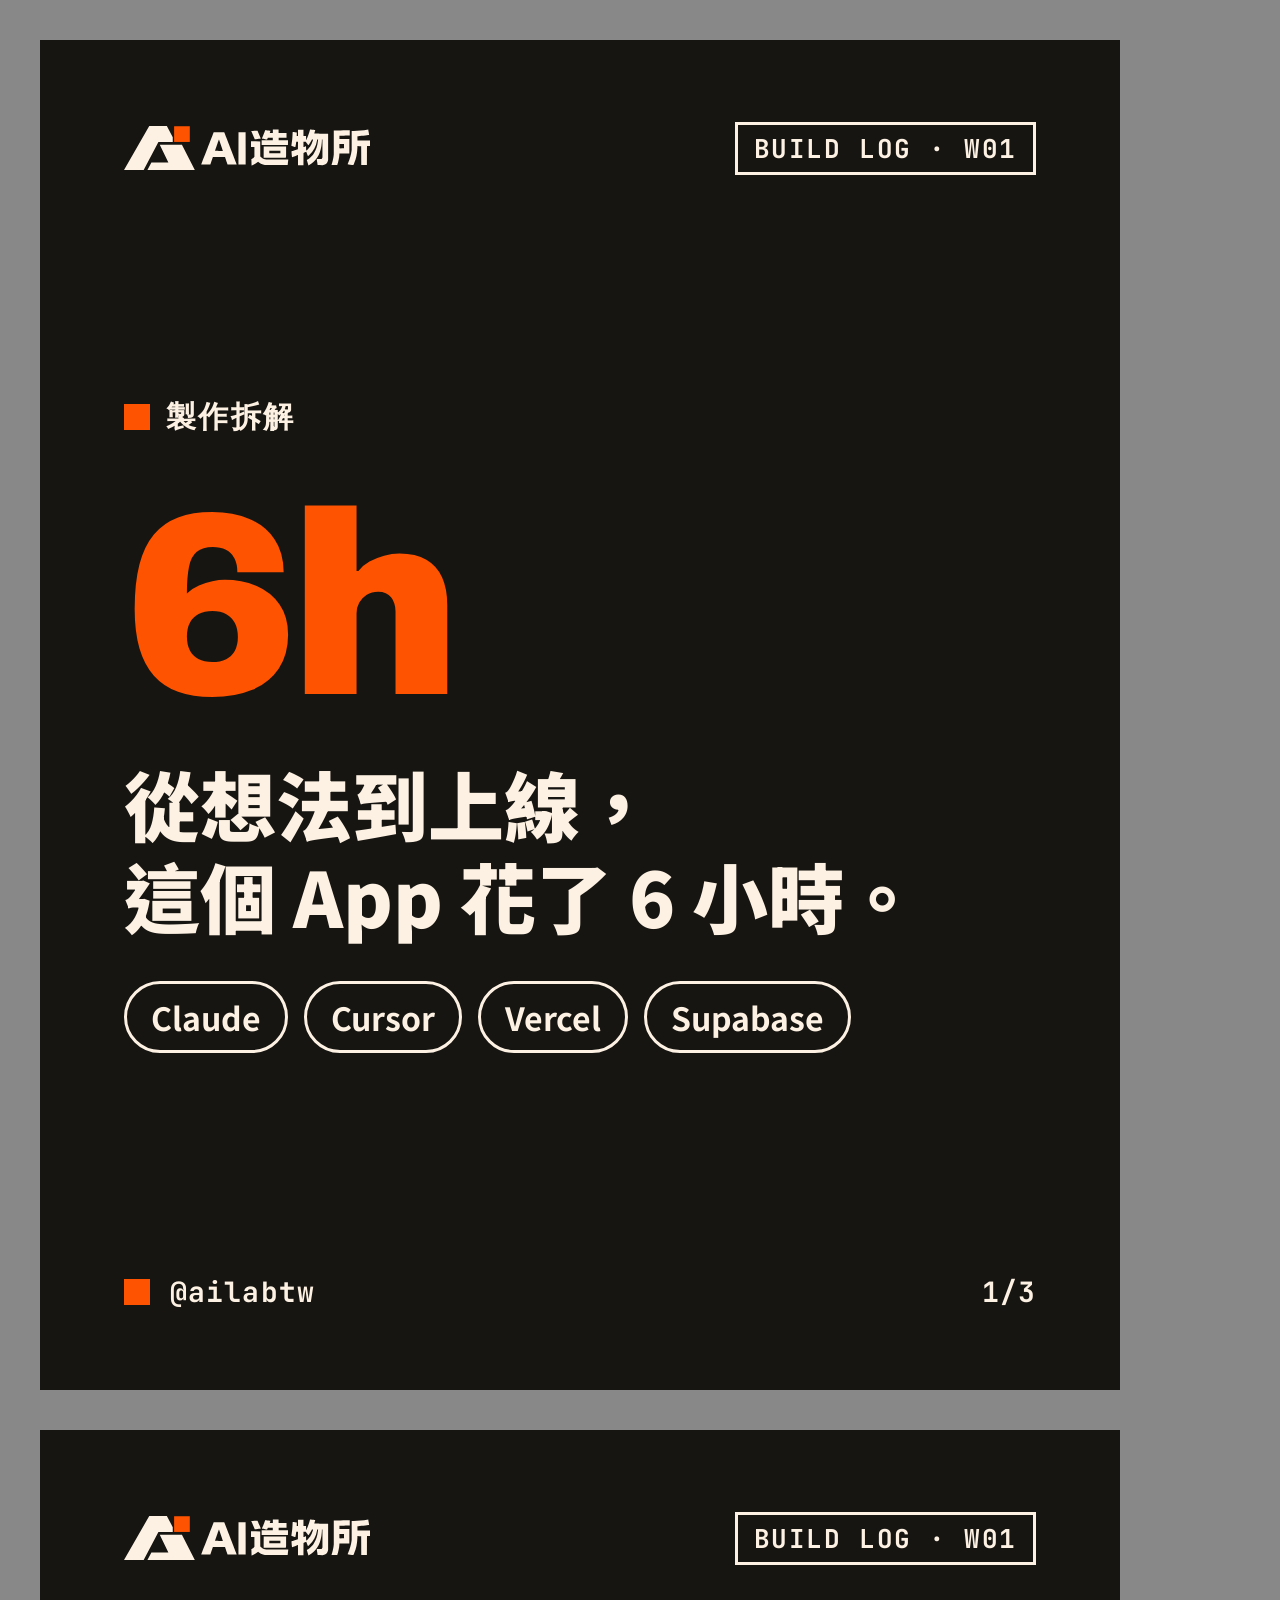
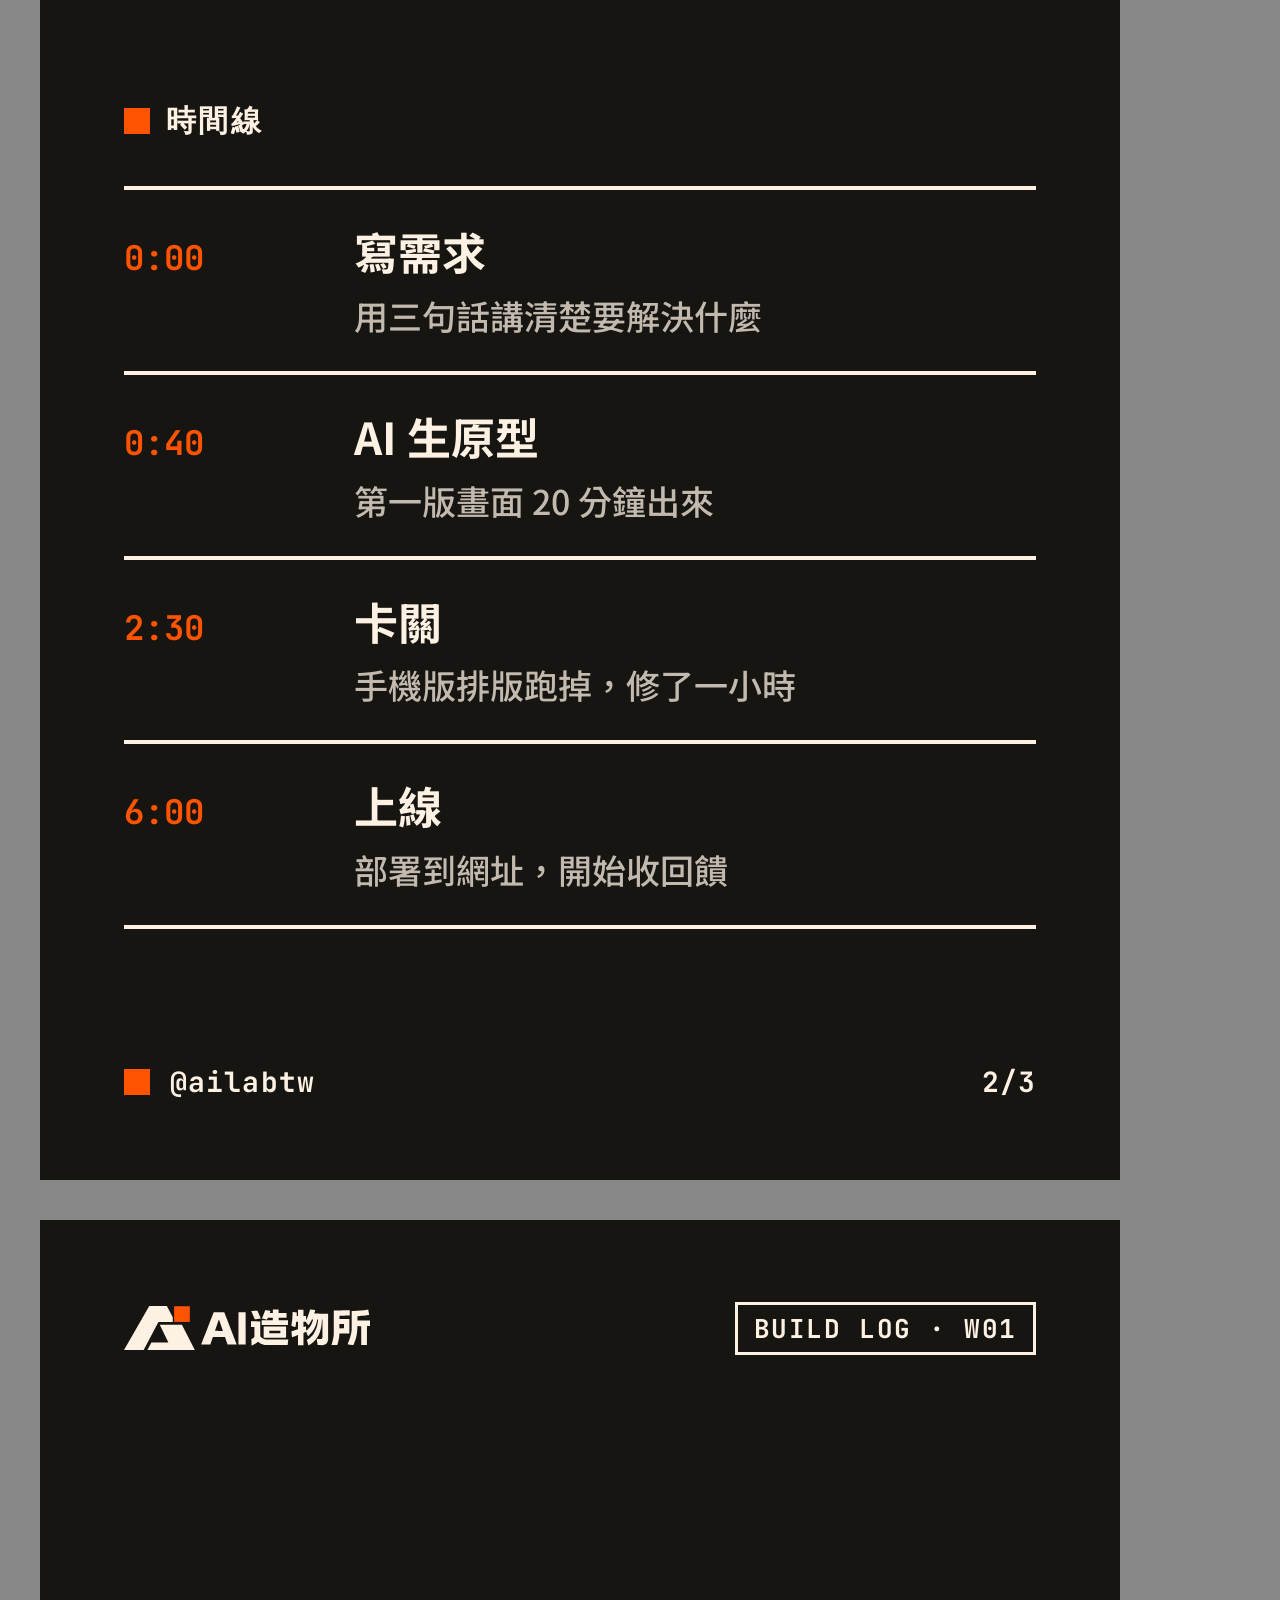
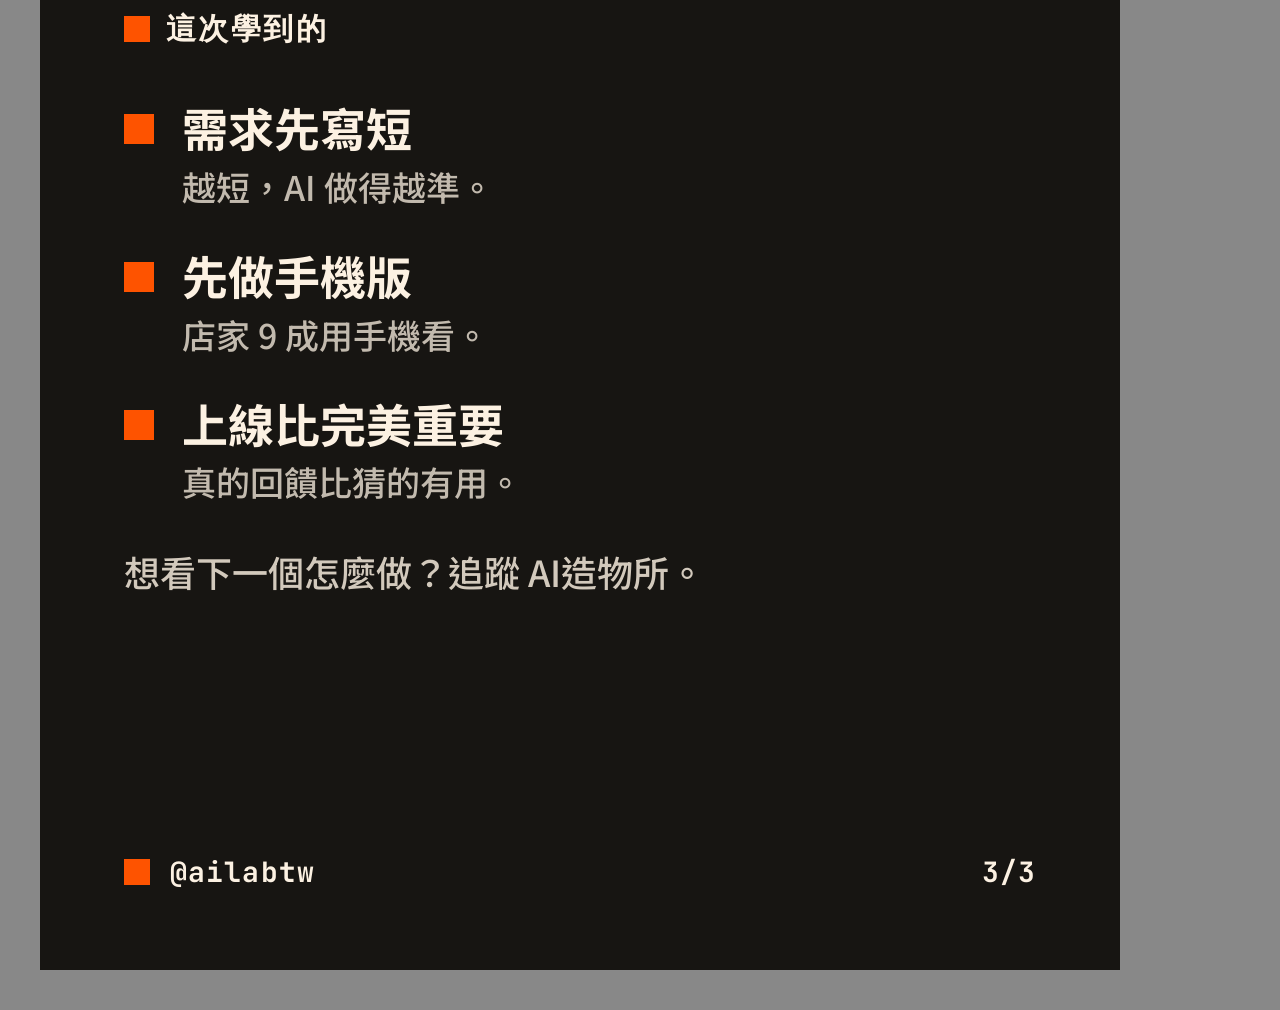
<file: brand/templates/carousel-build-breakdown.html>
<!doctype html>
<html lang="zh-Hant"><head><meta charset="utf-8"><title>Build breakdown carousel</title>
<link rel="stylesheet" href="kit.css">
<!-- 編輯方式：直接改下面的文字（或在瀏覽器打開後點文字就能改，因為有 contenteditable）。
     每個 .frame 是一張圖，data-name 是輸出檔名。重新輸出 PNG：node render.js -->
</head><body contenteditable="true" spellcheck="false">
<section class="frame post dark" data-name="build-breakdown-1"><div class="top"><img src="../logo/lockup-dark.svg" alt="AI造物所"><span class="tag">BUILD LOG · W01</span></div><div class="body"><div class="kicker">製作拆解</div>
<div class="big" style="margin-top:40px;color:var(--orange)">6h</div>
<h2 style="margin-top:20px">從想法到上線，<br>這個 App 花了 6 小時。</h2>
<div class="chips"><span class="chip">Claude</span><span class="chip">Cursor</span><span class="chip">Vercel</span><span class="chip">Supabase</span></div></div><div class="bot"><i></i><span>@ailabtw</span><span class="page">1/3</span></div></section>
<section class="frame post dark" data-name="build-breakdown-2"><div class="top"><img src="../logo/lockup-dark.svg" alt="AI造物所"><span class="tag">BUILD LOG · W01</span></div><div class="body"><div class="kicker">時間線</div>
<div class="rows">
<div class="row"><b>0:00</b><span>寫需求<small>用三句話講清楚要解決什麼</small></span></div>
<div class="row"><b>0:40</b><span>AI 生原型<small>第一版畫面 20 分鐘出來</small></span></div>
<div class="row"><b>2:30</b><span>卡關<small>手機版排版跑掉，修了一小時</small></span></div>
<div class="row"><b>6:00</b><span>上線<small>部署到網址，開始收回饋</small></span></div>
</div></div><div class="bot"><i></i><span>@ailabtw</span><span class="page">2/3</span></div></section>
<section class="frame post dark" data-name="build-breakdown-3"><div class="top"><img src="../logo/lockup-dark.svg" alt="AI造物所"><span class="tag">BUILD LOG · W01</span></div><div class="body"><div class="kicker">這次學到的</div>
<ul class="list">
<li><span>需求先寫短<small>越短，AI 做得越準。</small></span></li>
<li><span>先做手機版<small>店家 9 成用手機看。</small></span></li>
<li><span>上線比完美重要<small>真的回饋比猜的有用。</small></span></li>
</ul>
<p class="sub" style="font-size:36px">想看下一個怎麼做？追蹤 AI造物所。</p></div><div class="bot"><i></i><span>@ailabtw</span><span class="page">3/3</span></div></section>

</body></html>
</file>
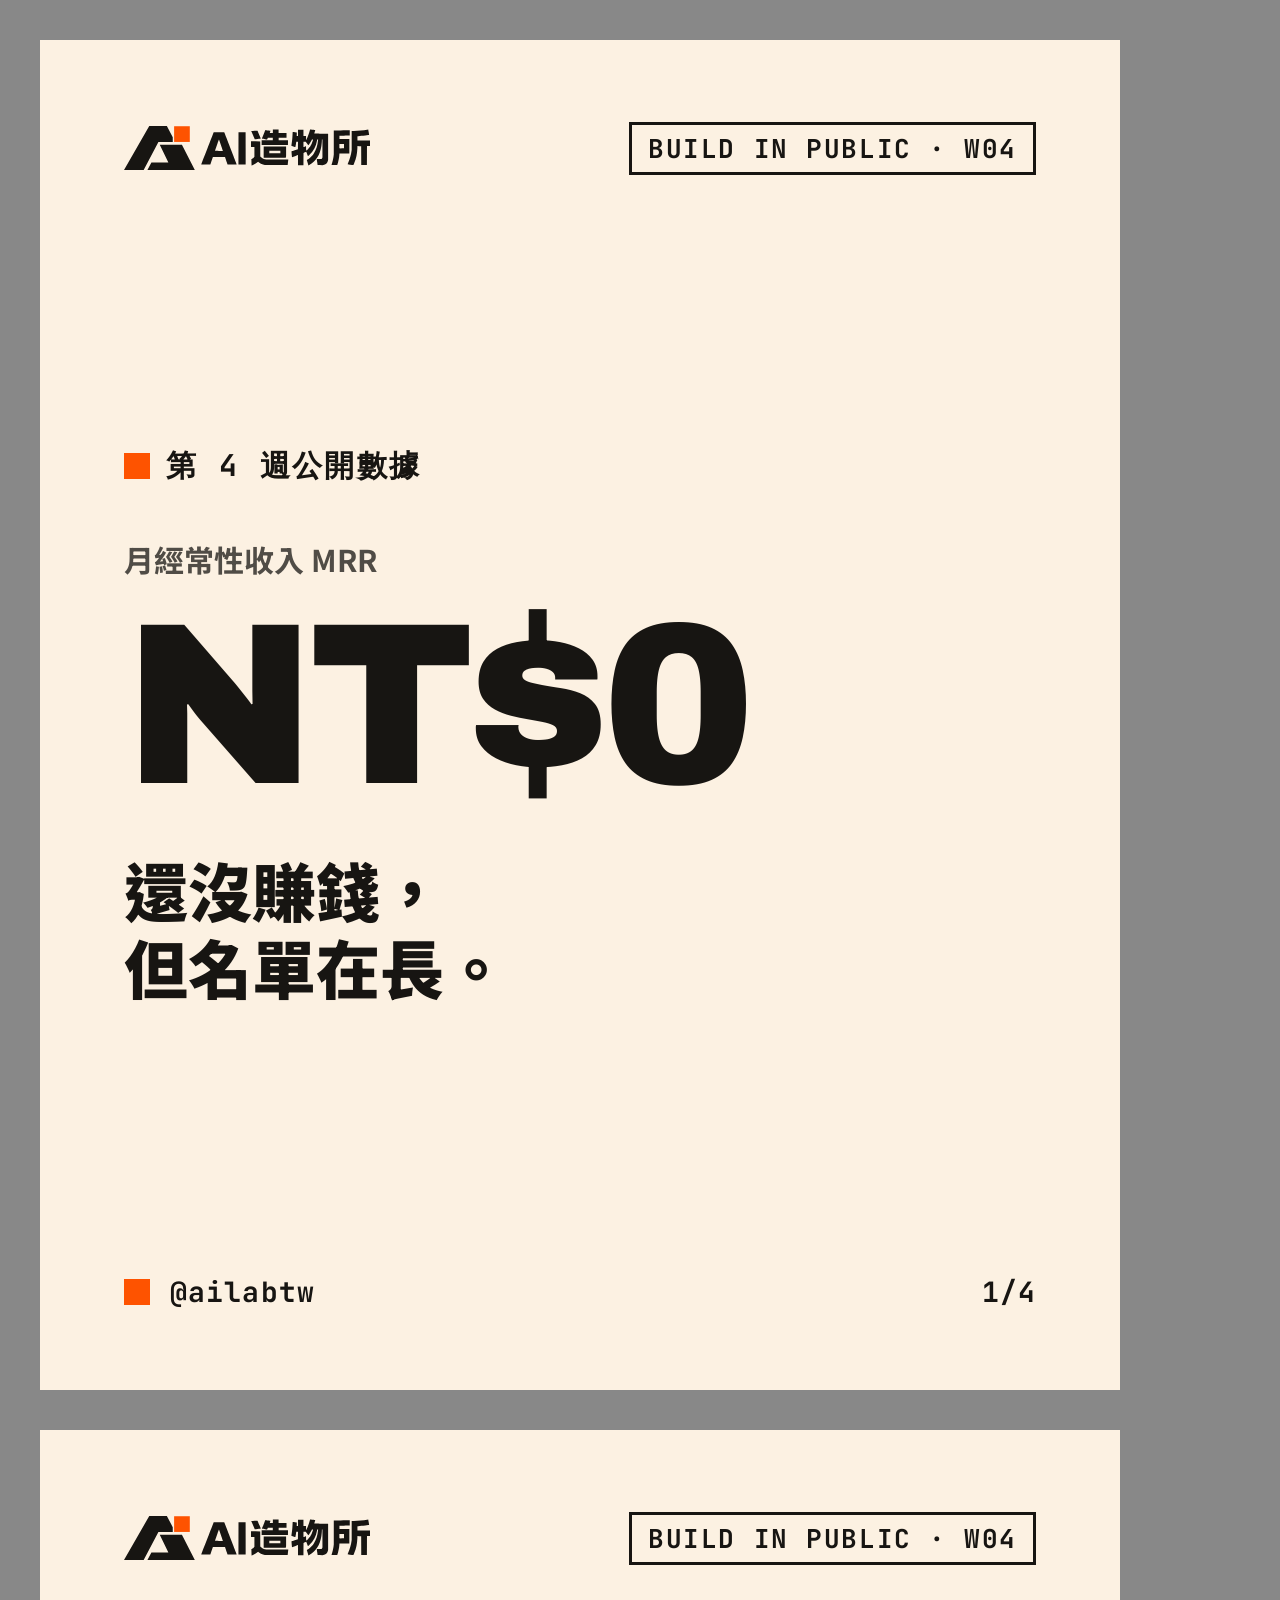
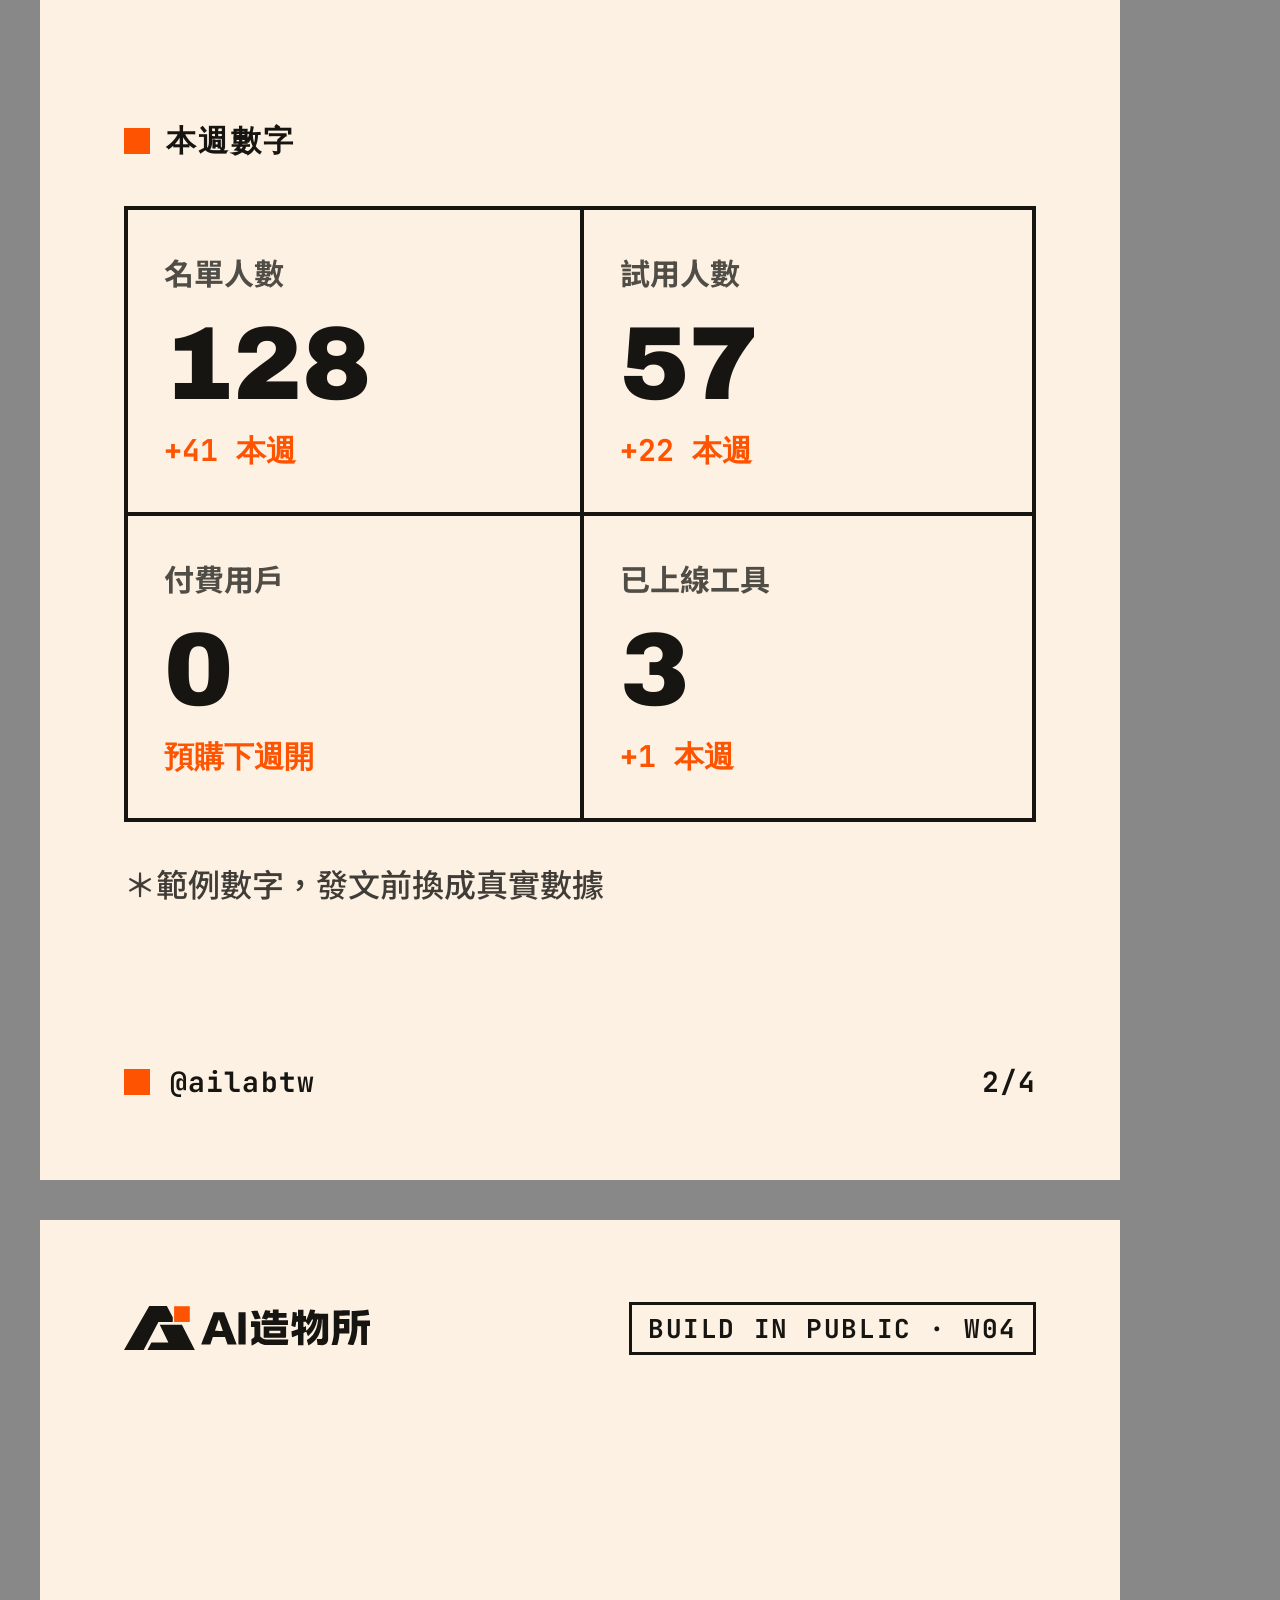
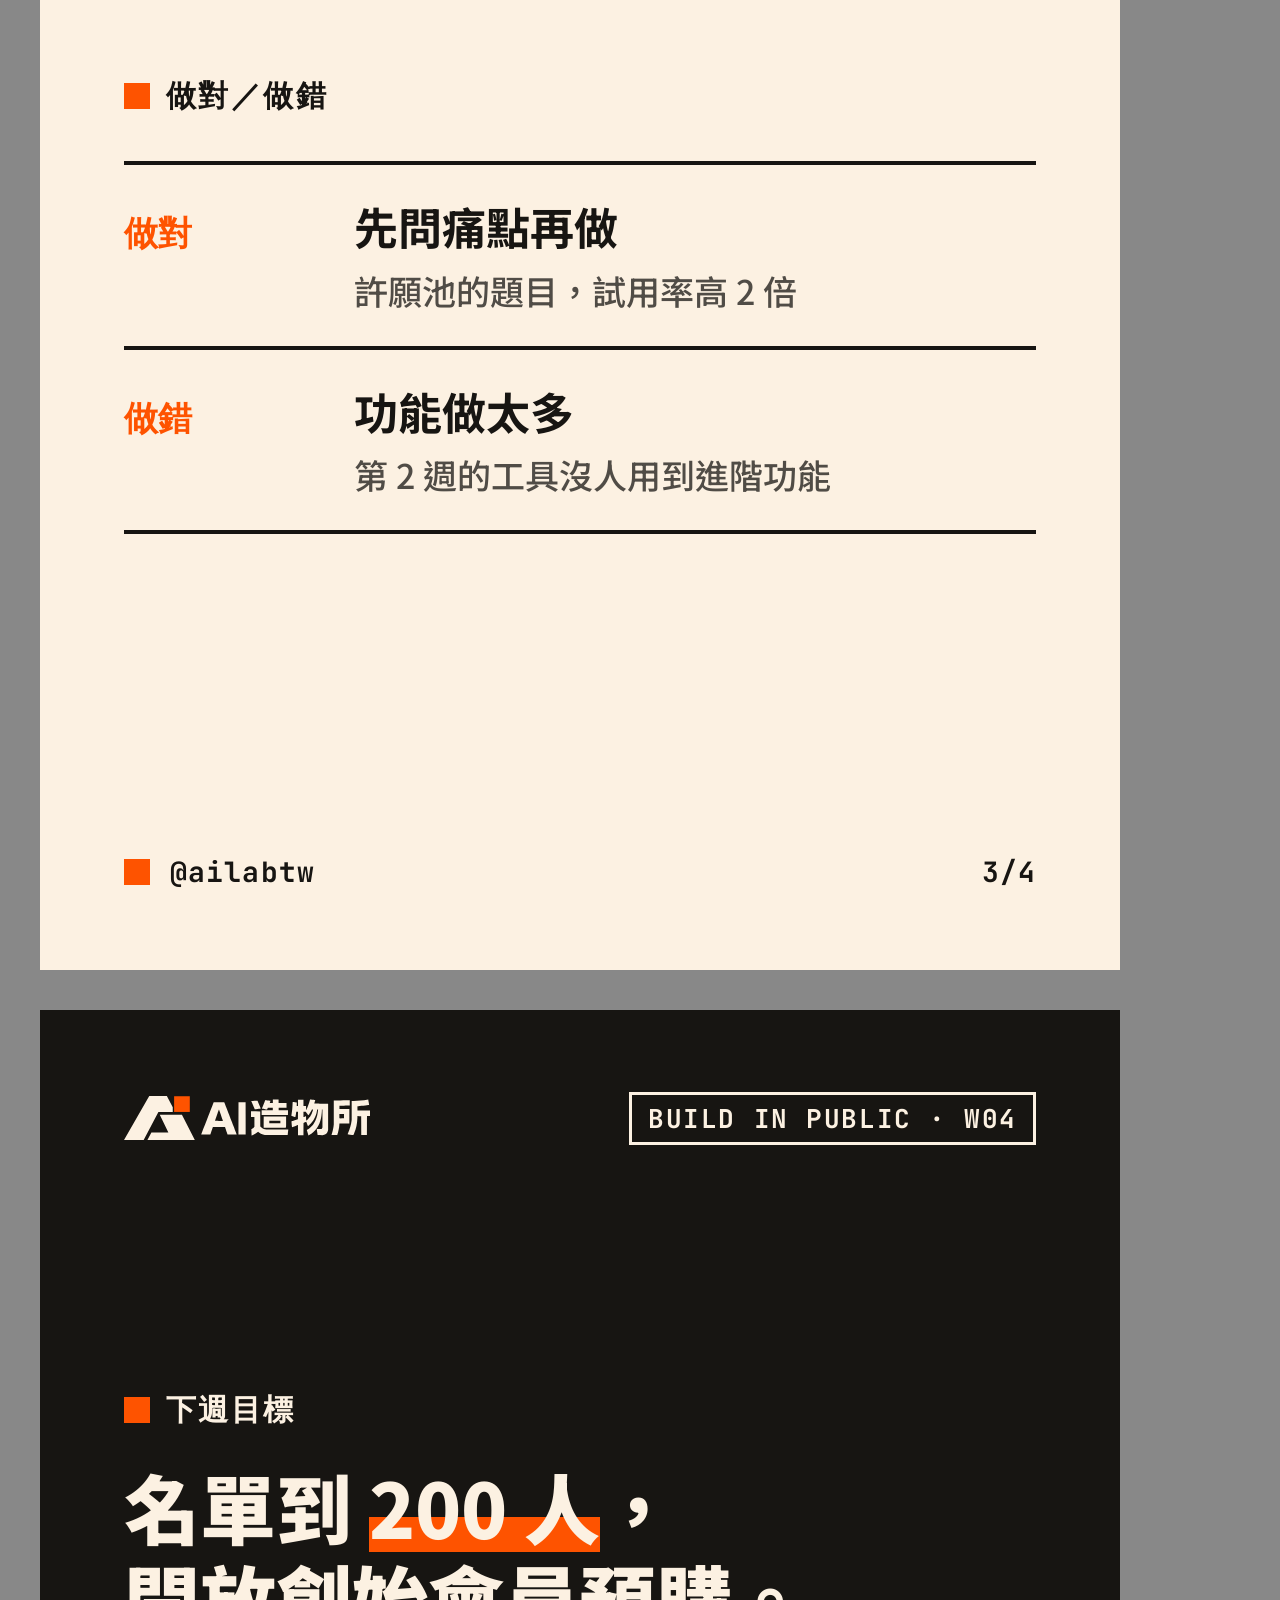
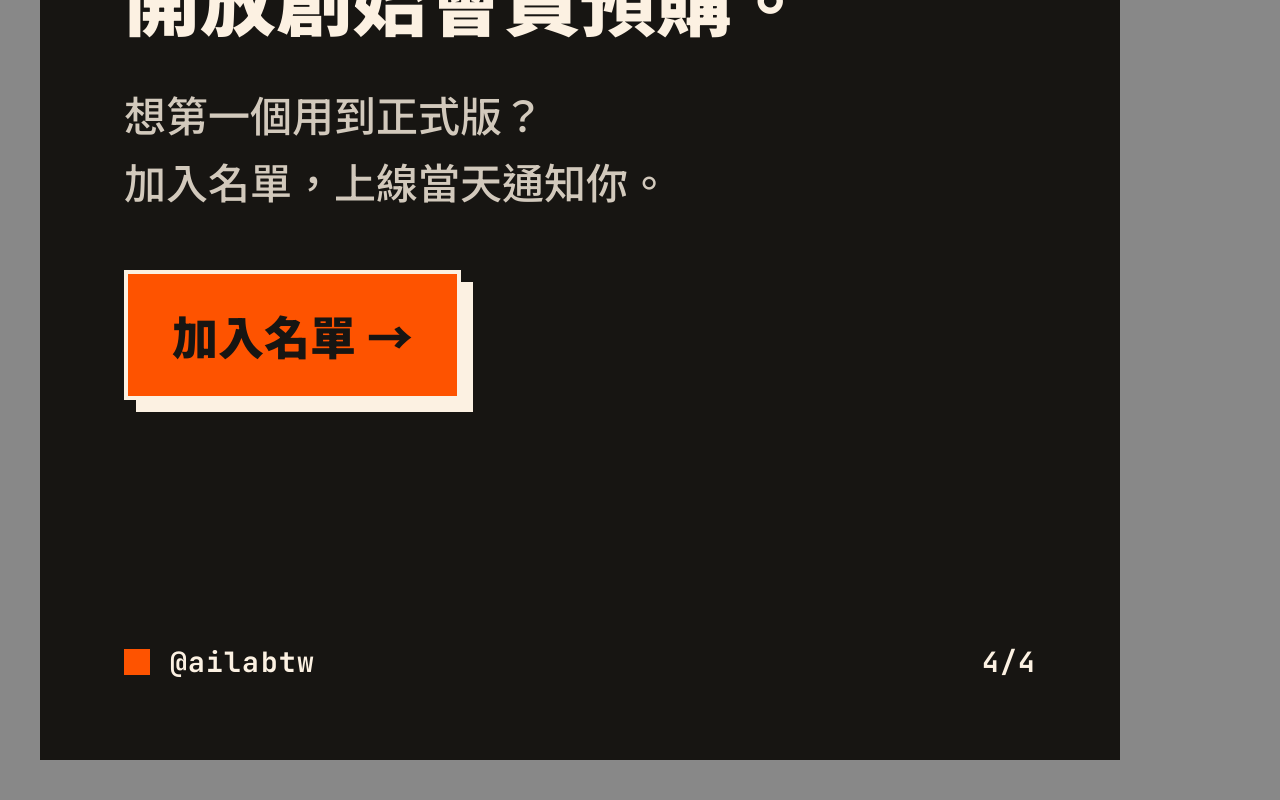
<file: brand/templates/carousel-progress.html>
<!doctype html>
<html lang="zh-Hant"><head><meta charset="utf-8"><title>Progress carousel</title>
<link rel="stylesheet" href="kit.css">
<!-- 編輯方式：直接改下面的文字（或在瀏覽器打開後點文字就能改，因為有 contenteditable）。
     每個 .frame 是一張圖，data-name 是輸出檔名。重新輸出 PNG：node render.js -->
</head><body contenteditable="true" spellcheck="false">
<section class="frame post " data-name="progress-1"><div class="top"><img src="../logo/lockup.svg" alt="AI造物所"><span class="tag">BUILD IN PUBLIC · W04</span></div><div class="body"><div class="kicker">第 4 週公開數據</div>
<div style="margin-top:50px" class="metric"><div class="l">月經常性收入 MRR</div></div>
<div class="big" style="font-size:230px;margin-top:10px">NT$0</div>
<h2 style="font-size:64px">還沒賺錢，<br>但名單在長。</h2></div><div class="bot"><i></i><span>@ailabtw</span><span class="page">1/4</span></div></section>
<section class="frame post " data-name="progress-2"><div class="top"><img src="../logo/lockup.svg" alt="AI造物所"><span class="tag">BUILD IN PUBLIC · W04</span></div><div class="body"><div class="kicker">本週數字</div>
<div class="grid2">
<div class="metric"><div class="l">名單人數</div><div class="v">128</div><div class="d">+41 本週</div></div>
<div class="metric"><div class="l">試用人數</div><div class="v">57</div><div class="d">+22 本週</div></div>
<div class="metric"><div class="l">付費用戶</div><div class="v">0</div><div class="d">預購下週開</div></div>
<div class="metric"><div class="l">已上線工具</div><div class="v">3</div><div class="d">+1 本週</div></div>
</div>
<p class="sub" style="font-size:32px">＊範例數字，發文前換成真實數據</p></div><div class="bot"><i></i><span>@ailabtw</span><span class="page">2/4</span></div></section>
<section class="frame post " data-name="progress-3"><div class="top"><img src="../logo/lockup.svg" alt="AI造物所"><span class="tag">BUILD IN PUBLIC · W04</span></div><div class="body"><div class="kicker">做對／做錯</div>
<div class="rows">
<div class="row"><b>做對</b><span>先問痛點再做<small>許願池的題目，試用率高 2 倍</small></span></div>
<div class="row"><b>做錯</b><span>功能做太多<small>第 2 週的工具沒人用到進階功能</small></span></div>
</div></div><div class="bot"><i></i><span>@ailabtw</span><span class="page">3/4</span></div></section>
<section class="frame post dark" data-name="progress-4"><div class="top"><img src="../logo/lockup-dark.svg" alt="AI造物所"><span class="tag">BUILD IN PUBLIC · W04</span></div><div class="body"><div class="kicker">下週目標</div>
<h2>名單到 <em>200 人</em>，<br>開放創始會員預購。</h2>
<p class="sub">想第一個用到正式版？<br>加入名單，上線當天通知你。</p>
<div style="margin-top:56px"><span class="cta">加入名單 →</span></div></div><div class="bot"><i></i><span>@ailabtw</span><span class="page">4/4</span></div></section>

</body></html>
</file>
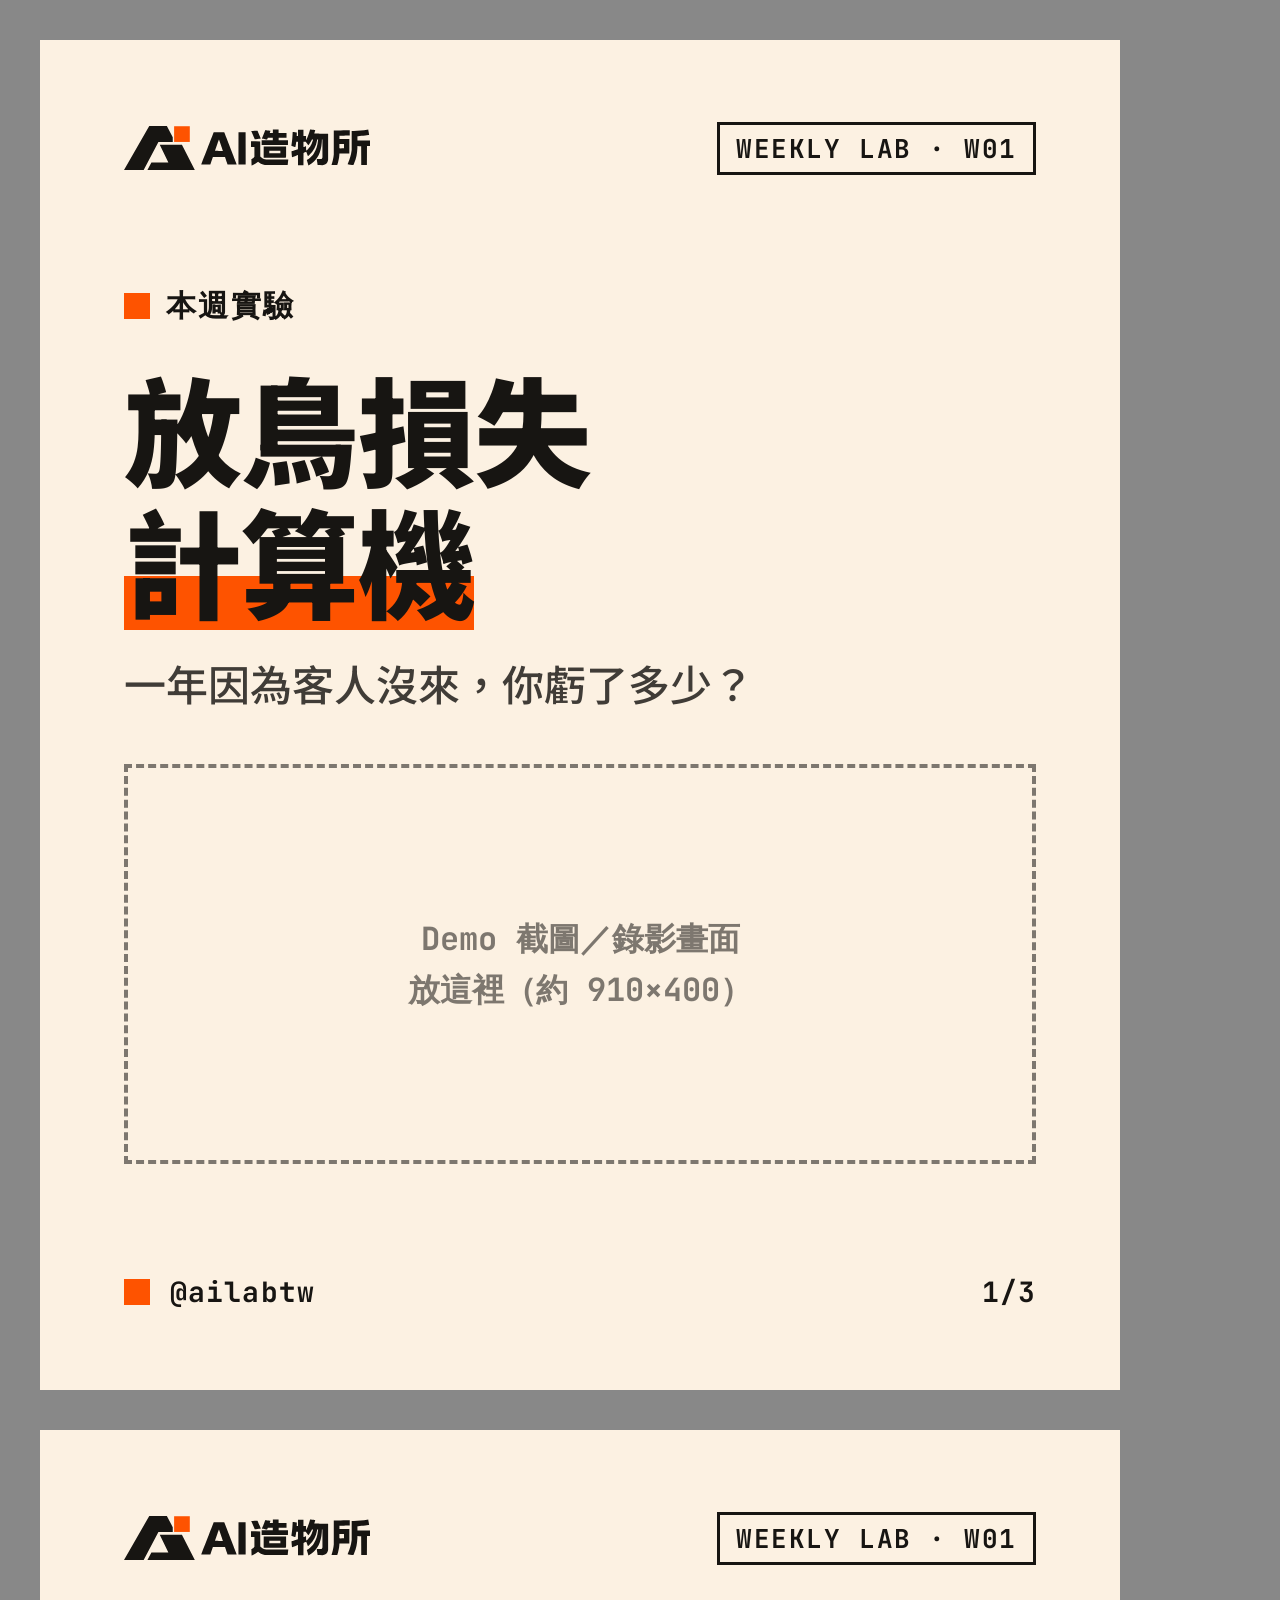
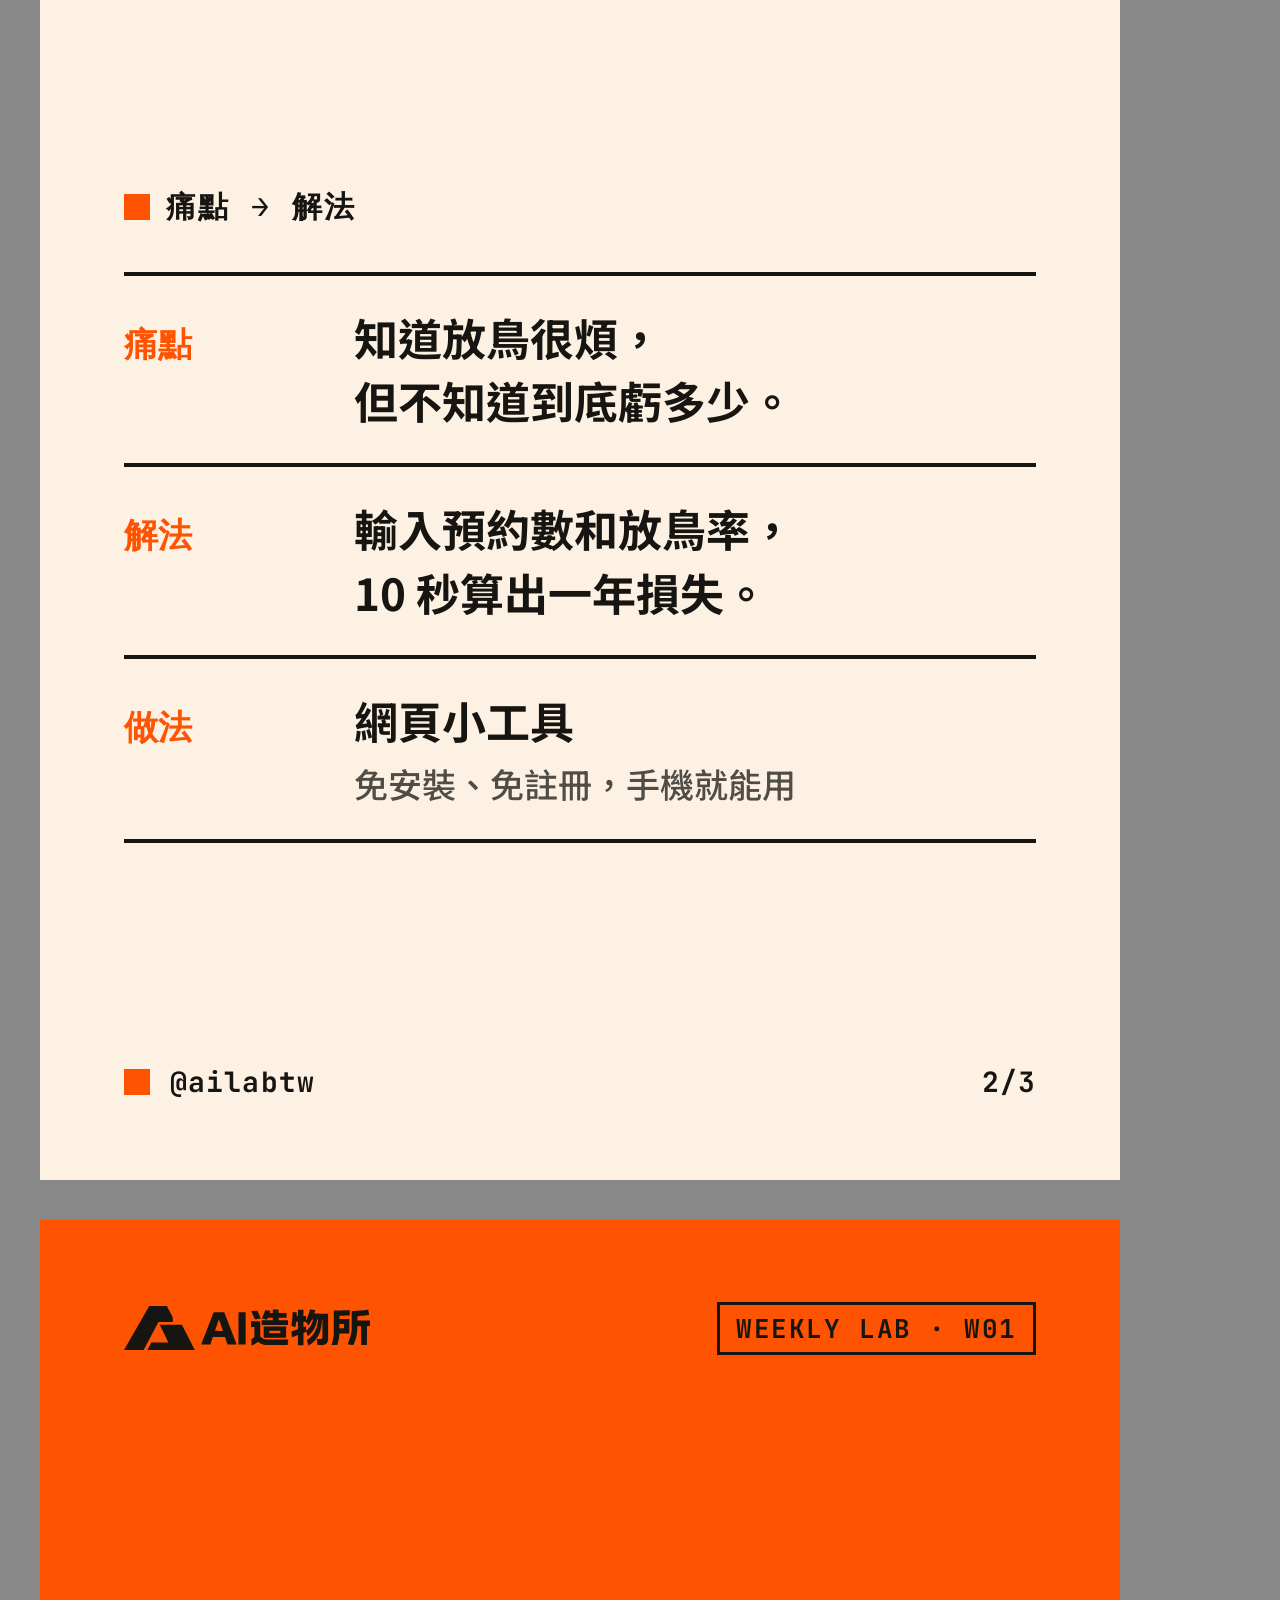
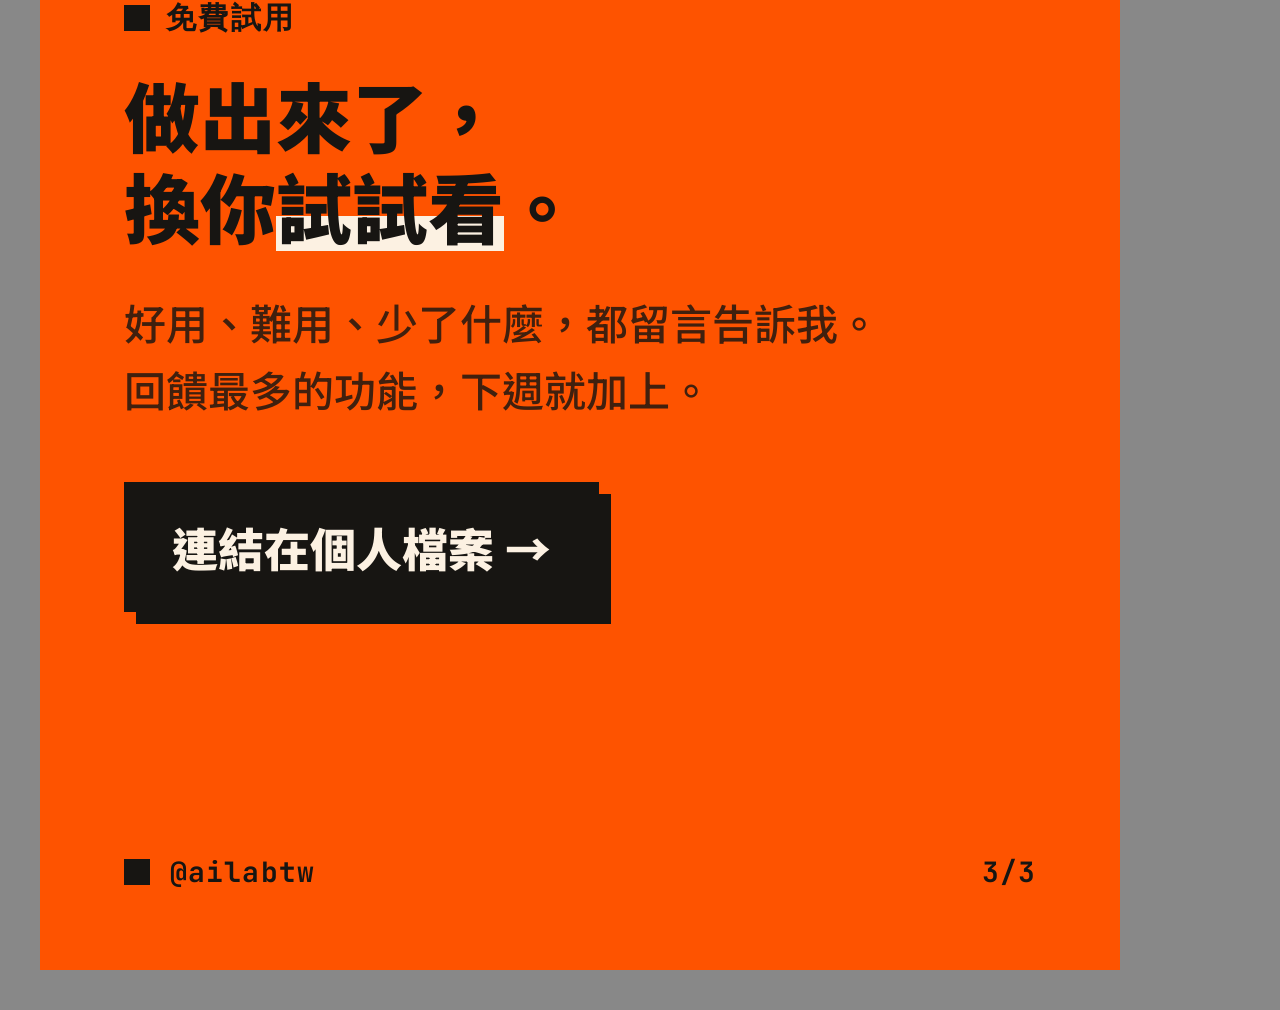
<file: brand/templates/carousel-weekly-app.html>
<!doctype html>
<html lang="zh-Hant"><head><meta charset="utf-8"><title>Weekly app carousel</title>
<link rel="stylesheet" href="kit.css">
<!-- 編輯方式：直接改下面的文字（或在瀏覽器打開後點文字就能改，因為有 contenteditable）。
     每個 .frame 是一張圖，data-name 是輸出檔名。重新輸出 PNG：node render.js -->
</head><body contenteditable="true" spellcheck="false">
<section class="frame post " data-name="weekly-app-1"><div class="top"><img src="../logo/lockup.svg" alt="AI造物所"><span class="tag">WEEKLY LAB · W01</span></div><div class="body"><div class="kicker">本週實驗</div>
<h1>放鳥損失<br><em>計算機</em></h1>
<p class="sub" style="margin-top:24px">一年因為客人沒來，你虧了多少？</p>
<div class="shot" style="height:400px;margin-top:48px">Demo 截圖／錄影畫面<br>放這裡（約 910×400）</div></div><div class="bot"><i></i><span>@ailabtw</span><span class="page">1/3</span></div></section>
<section class="frame post " data-name="weekly-app-2"><div class="top"><img src="../logo/lockup.svg" alt="AI造物所"><span class="tag">WEEKLY LAB · W01</span></div><div class="body"><div class="kicker">痛點 → 解法</div>
<div class="rows">
<div class="row"><b>痛點</b><span>知道放鳥很煩，<br>但不知道到底虧多少。</span></div>
<div class="row"><b>解法</b><span>輸入預約數和放鳥率，<br>10 秒算出一年損失。</span></div>
<div class="row"><b>做法</b><span>網頁小工具<small>免安裝、免註冊，手機就能用</small></span></div>
</div></div><div class="bot"><i></i><span>@ailabtw</span><span class="page">2/3</span></div></section>
<section class="frame post hot" data-name="weekly-app-3"><div class="top"><img src="../logo/lockup.svg" alt="AI造物所"><span class="tag">WEEKLY LAB · W01</span></div><div class="body"><div class="kicker">免費試用</div>
<h2>做出來了，<br>換你<em>試試看</em>。</h2>
<p class="sub">好用、難用、少了什麼，都留言告訴我。<br>回饋最多的功能，下週就加上。</p>
<div style="margin-top:60px"><span class="cta">連結在個人檔案 →</span></div></div><div class="bot"><i></i><span>@ailabtw</span><span class="page">3/3</span></div></section>

</body></html>
</file>
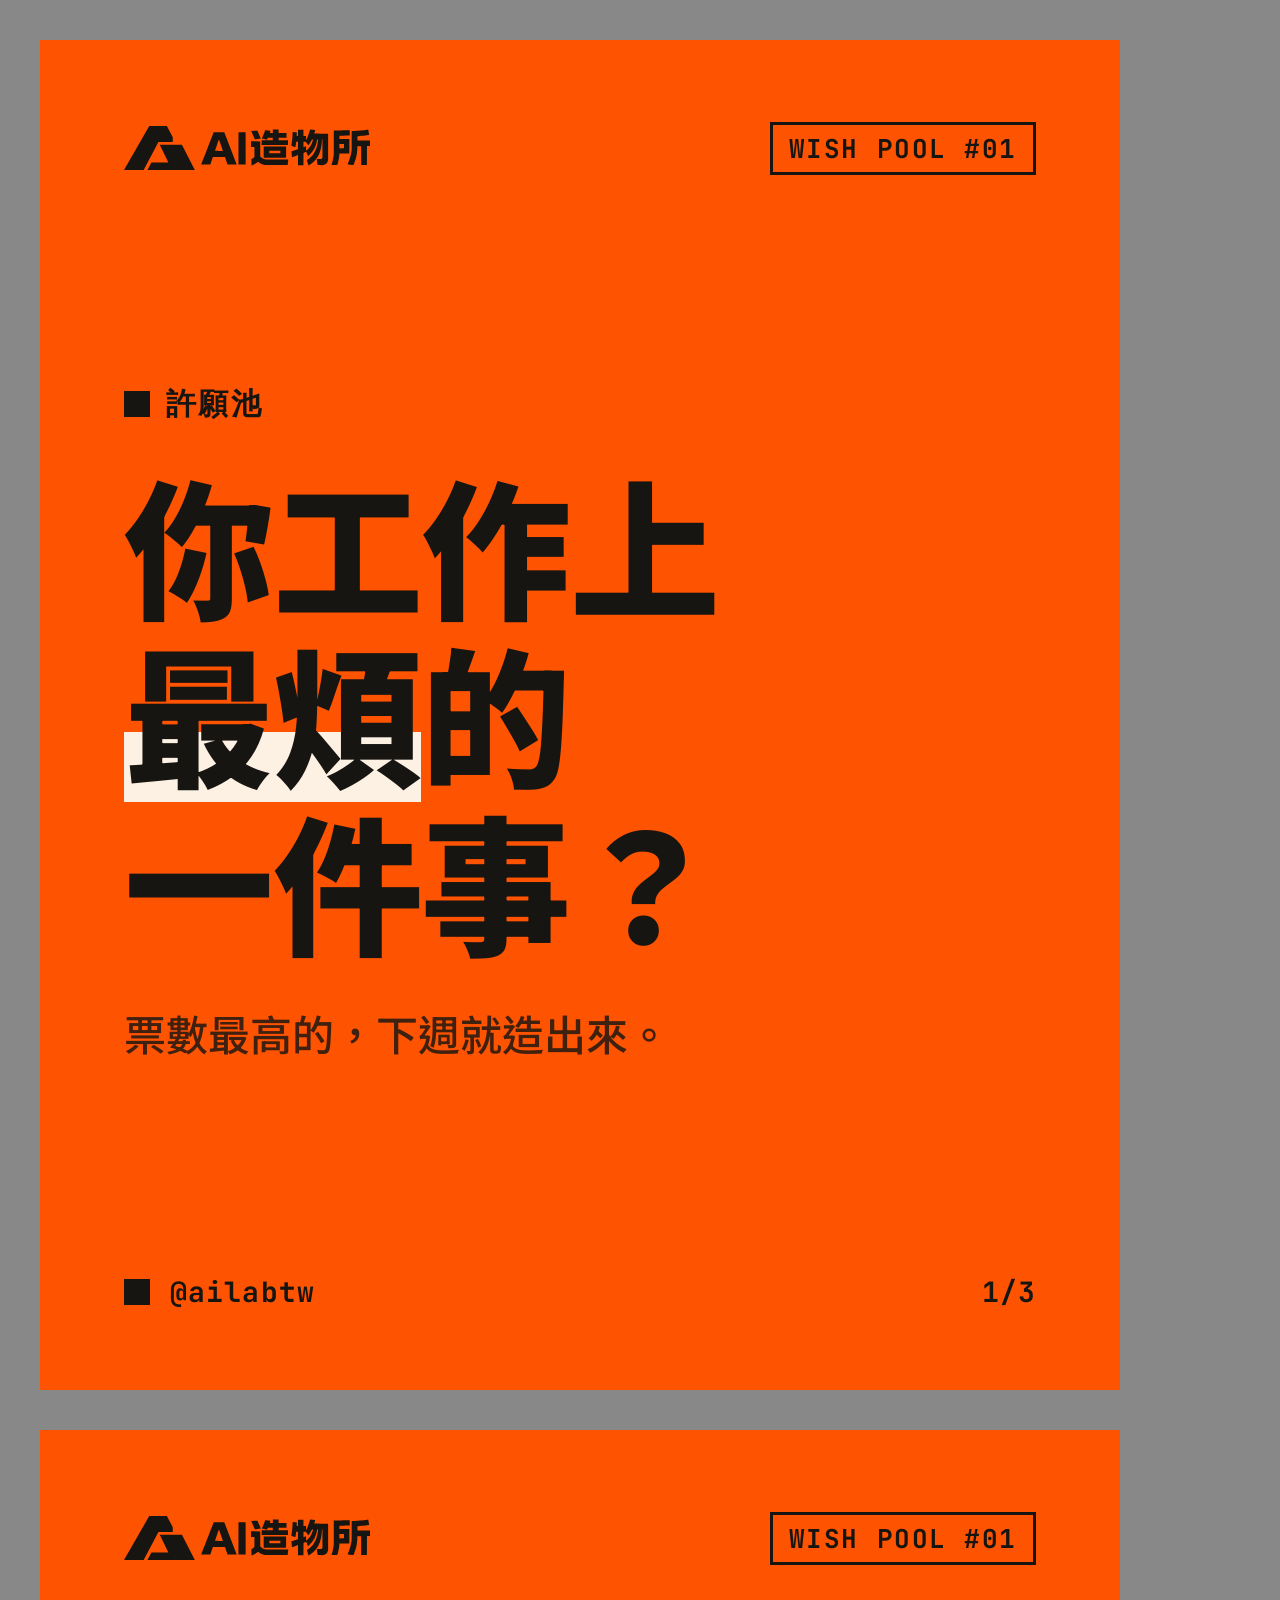
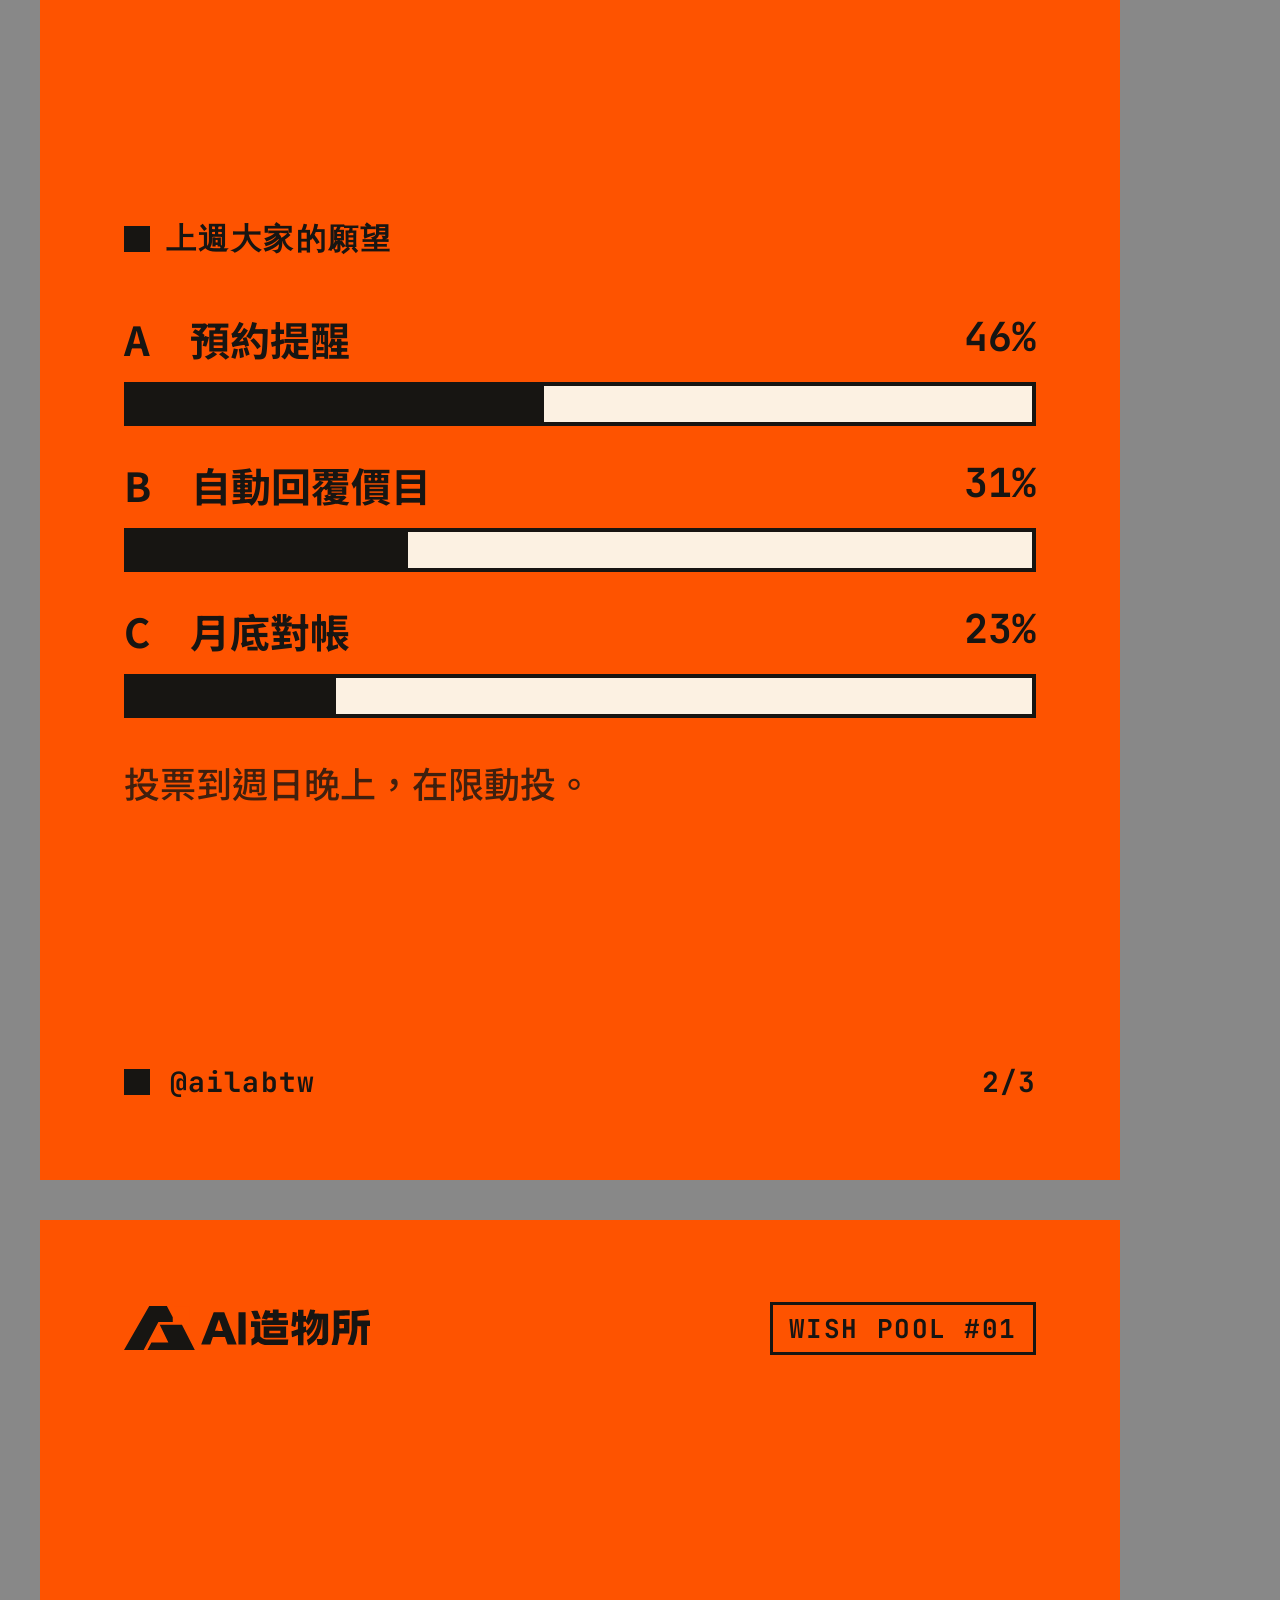
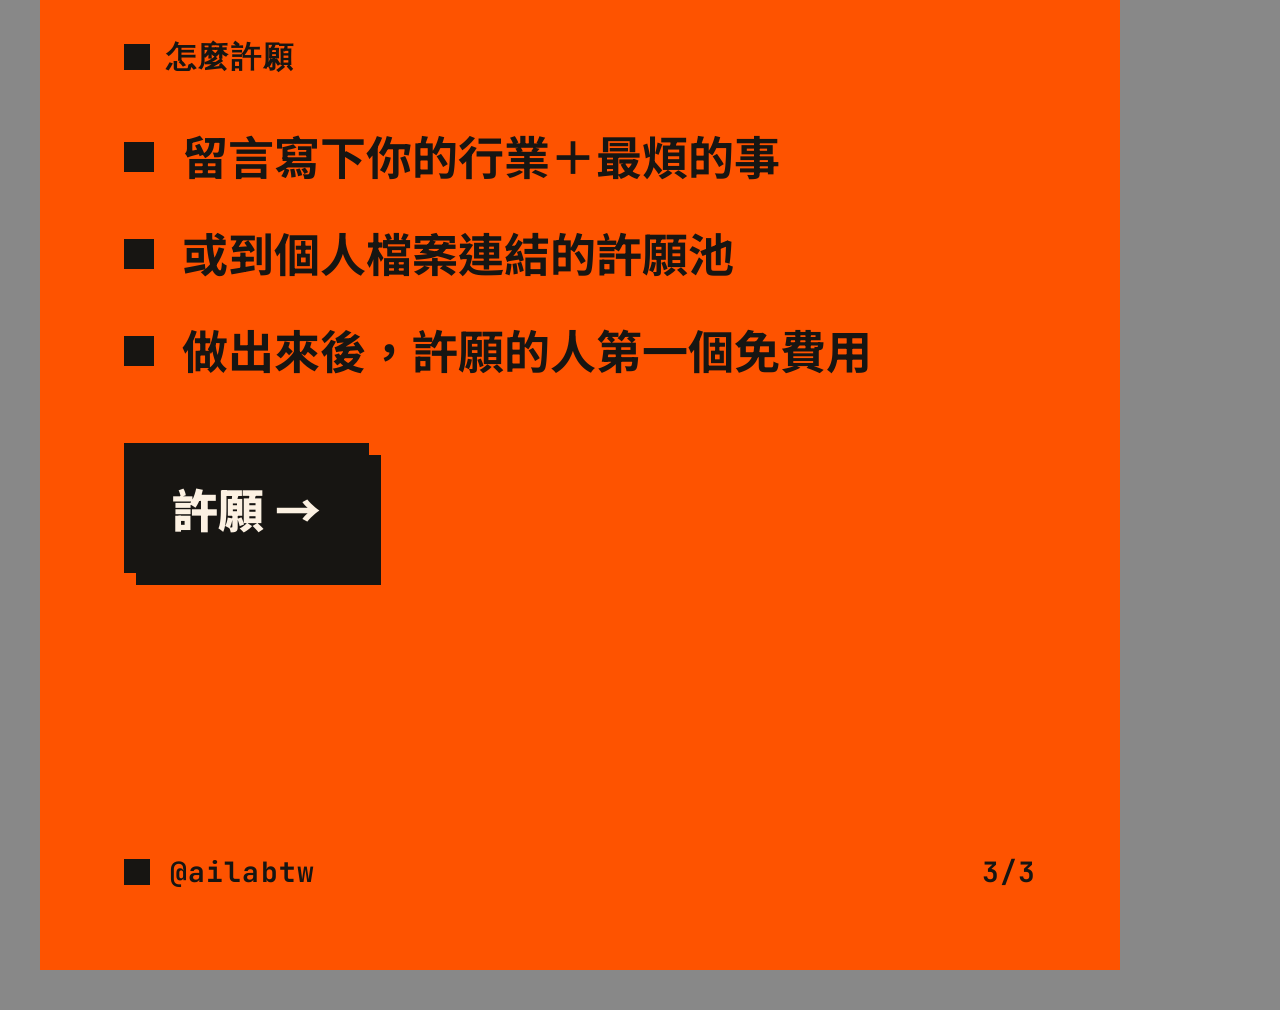
<file: brand/templates/carousel-wish-pool.html>
<!doctype html>
<html lang="zh-Hant"><head><meta charset="utf-8"><title>Wish pool carousel</title>
<link rel="stylesheet" href="kit.css">
<!-- 編輯方式：直接改下面的文字（或在瀏覽器打開後點文字就能改，因為有 contenteditable）。
     每個 .frame 是一張圖，data-name 是輸出檔名。重新輸出 PNG：node render.js -->
</head><body contenteditable="true" spellcheck="false">
<section class="frame post hot" data-name="wish-pool-1"><div class="top"><img src="../logo/lockup.svg" alt="AI造物所"><span class="tag">WISH POOL #01</span></div><div class="body"><div class="kicker">許願池</div>
<h1 class="xl">你工作上<br><em>最煩</em>的<br>一件事？</h1>
<p class="sub">票數最高的，下週就造出來。</p></div><div class="bot"><i></i><span>@ailabtw</span><span class="page">1/3</span></div></section>
<section class="frame post hot" data-name="wish-pool-2"><div class="top"><img src="../logo/lockup.svg" alt="AI造物所"><span class="tag">WISH POOL #01</span></div><div class="body"><div class="kicker">上週大家的願望</div>
<div class="bar" style="margin-top:50px"><div class="t"><span>A　預約提醒</span><span class="mono">46%</span></div><div class="track"><div class="fill" style="width:46%"></div></div></div>
<div class="bar"><div class="t"><span>B　自動回覆價目</span><span class="mono">31%</span></div><div class="track"><div class="fill" style="width:31%"></div></div></div>
<div class="bar"><div class="t"><span>C　月底對帳</span><span class="mono">23%</span></div><div class="track"><div class="fill" style="width:23%"></div></div></div>
<p class="sub" style="font-size:36px">投票到週日晚上，在限動投。</p></div><div class="bot"><i></i><span>@ailabtw</span><span class="page">2/3</span></div></section>
<section class="frame post hot" data-name="wish-pool-3"><div class="top"><img src="../logo/lockup.svg" alt="AI造物所"><span class="tag">WISH POOL #01</span></div><div class="body"><div class="kicker">怎麼許願</div>
<ul class="list">
<li><span>留言寫下你的行業＋最煩的事</span></li>
<li><span>或到個人檔案連結的許願池</span></li>
<li><span>做出來後，許願的人第一個免費用</span></li>
</ul>
<div style="margin-top:60px"><span class="cta">許願 →</span></div></div><div class="bot"><i></i><span>@ailabtw</span><span class="page">3/3</span></div></section>

</body></html>
</file>
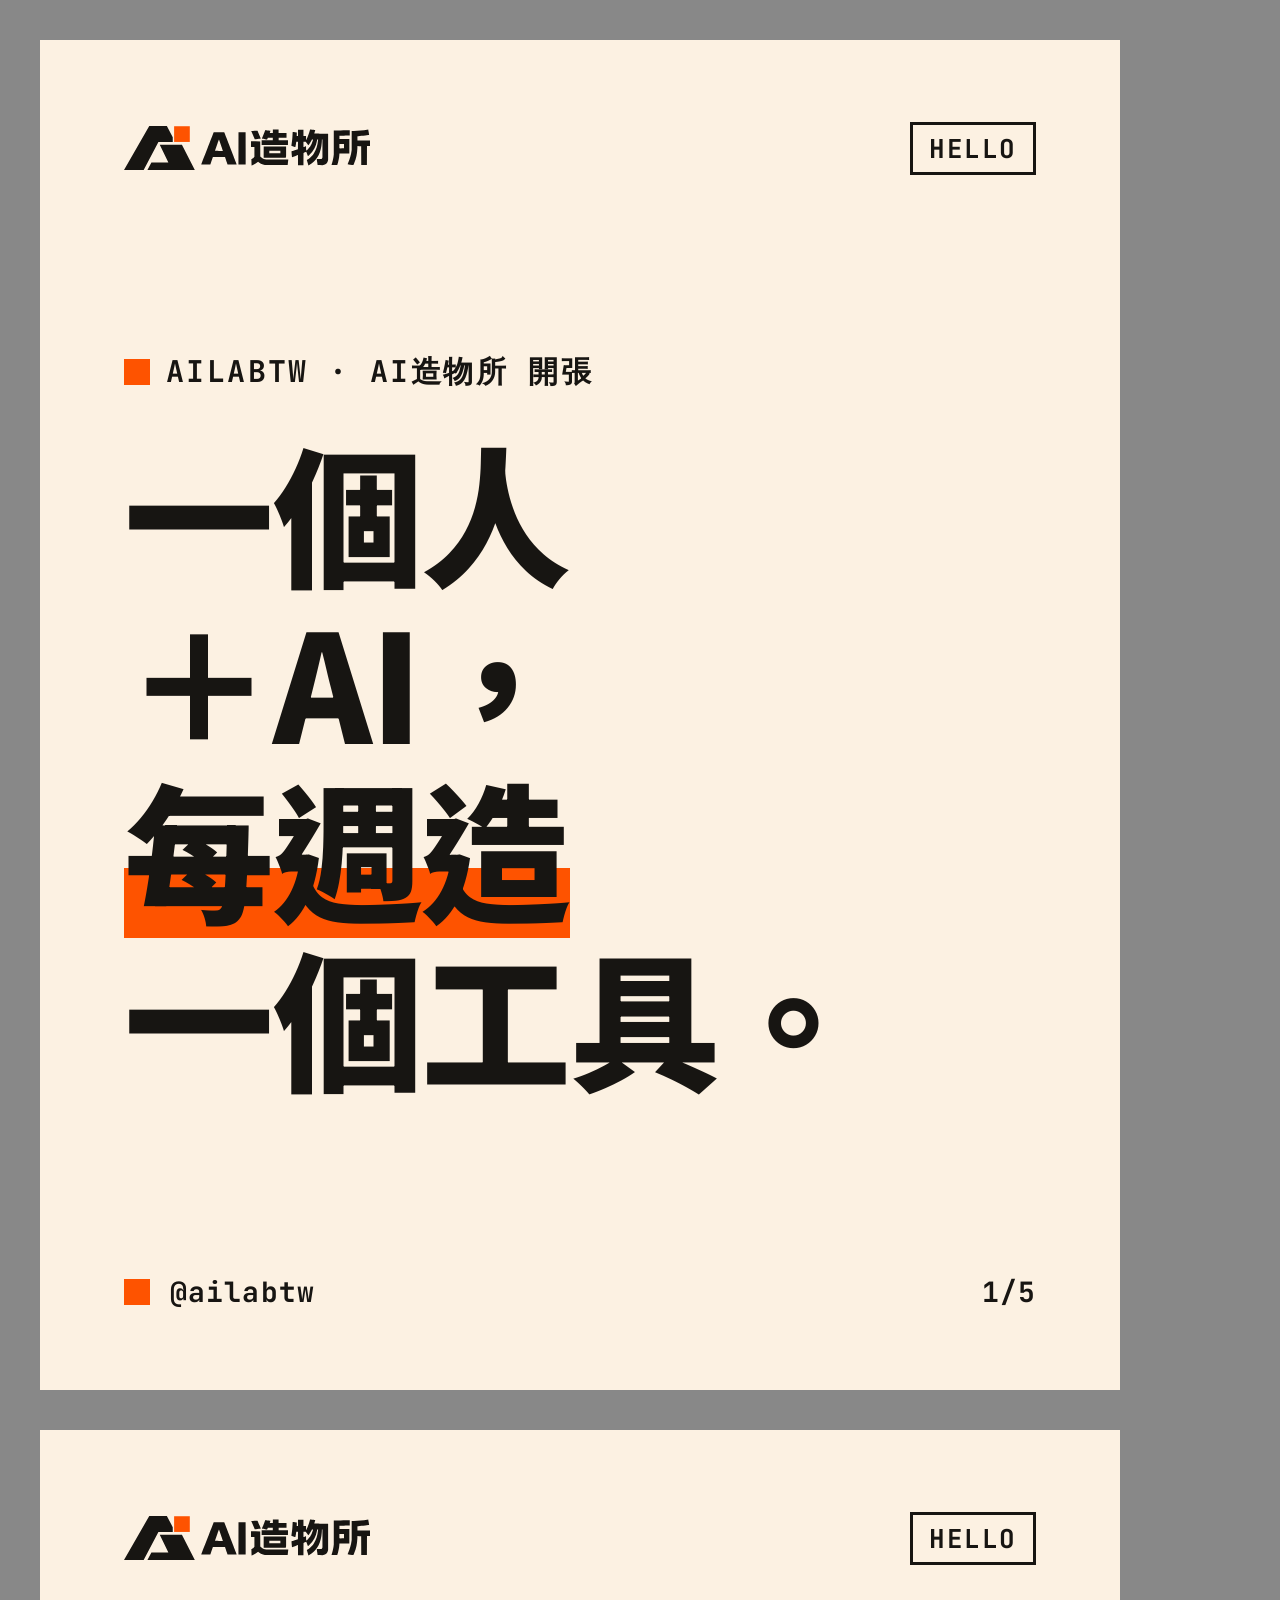
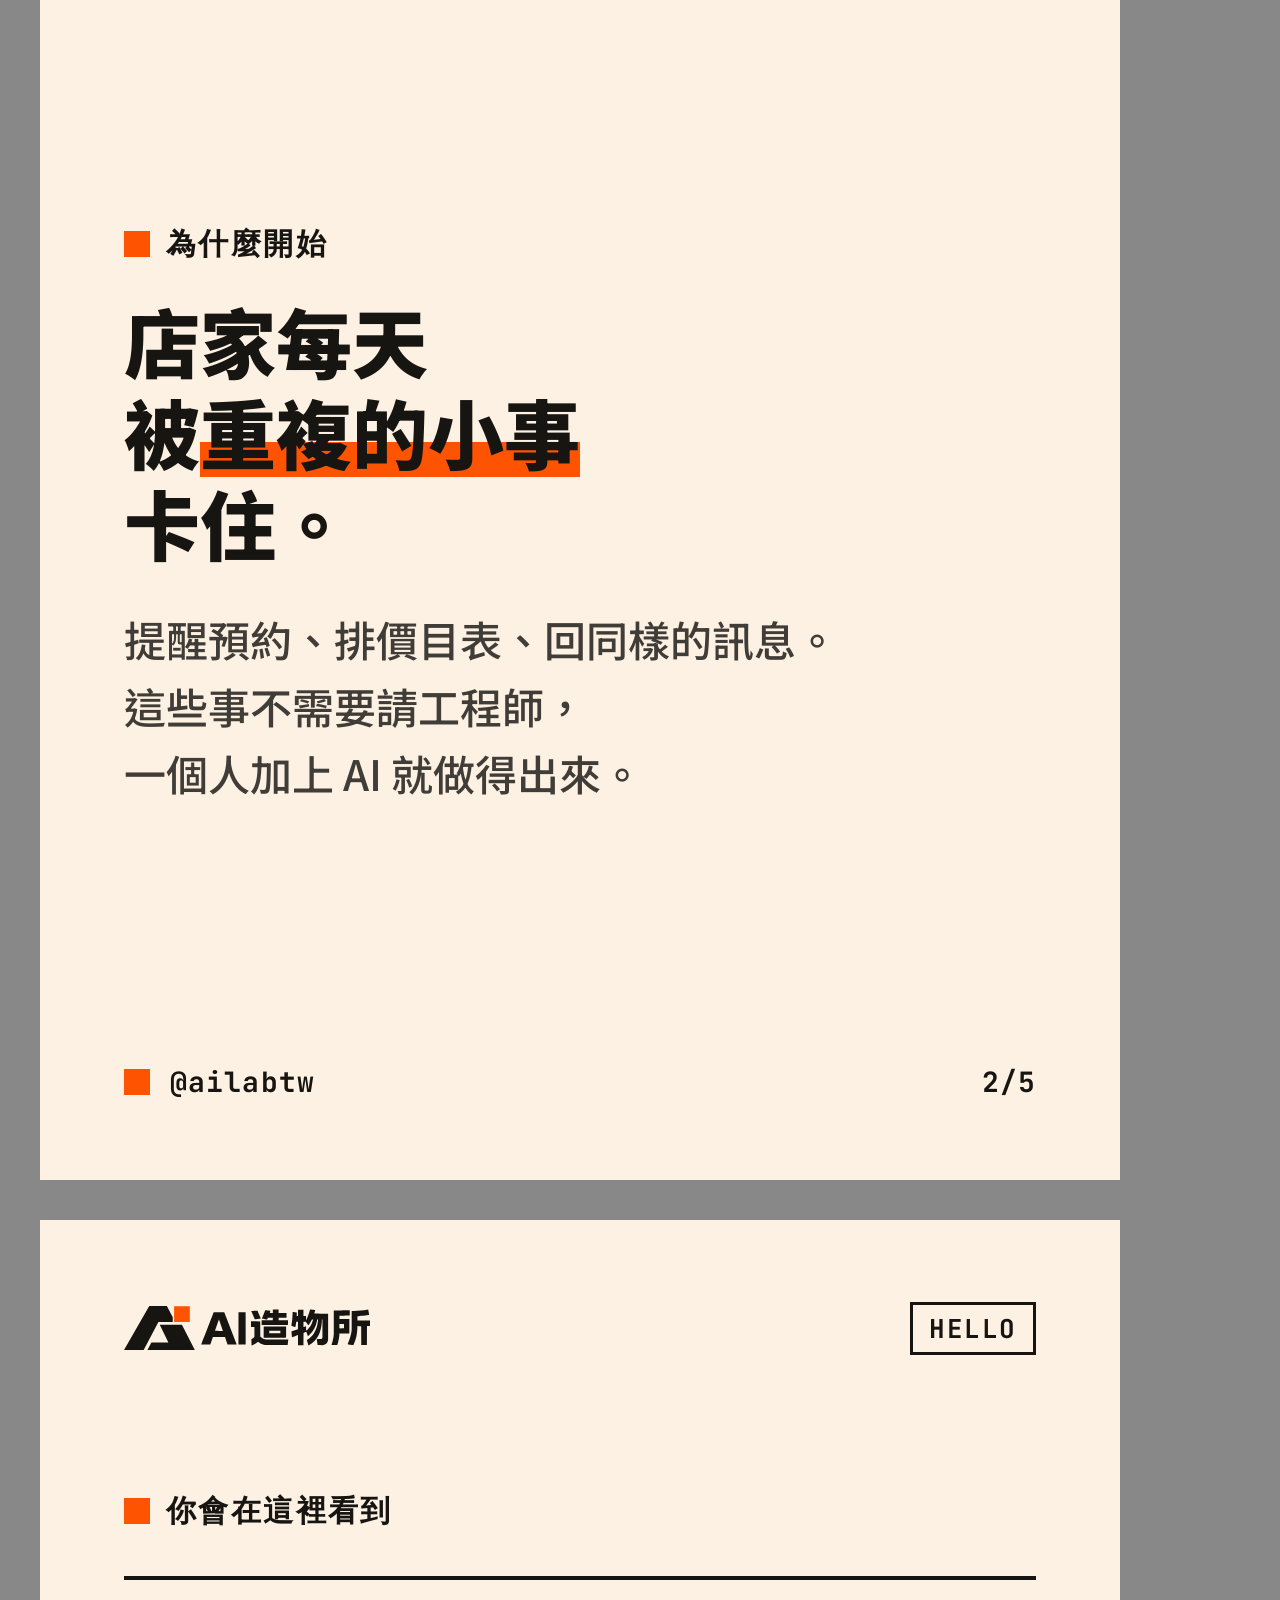
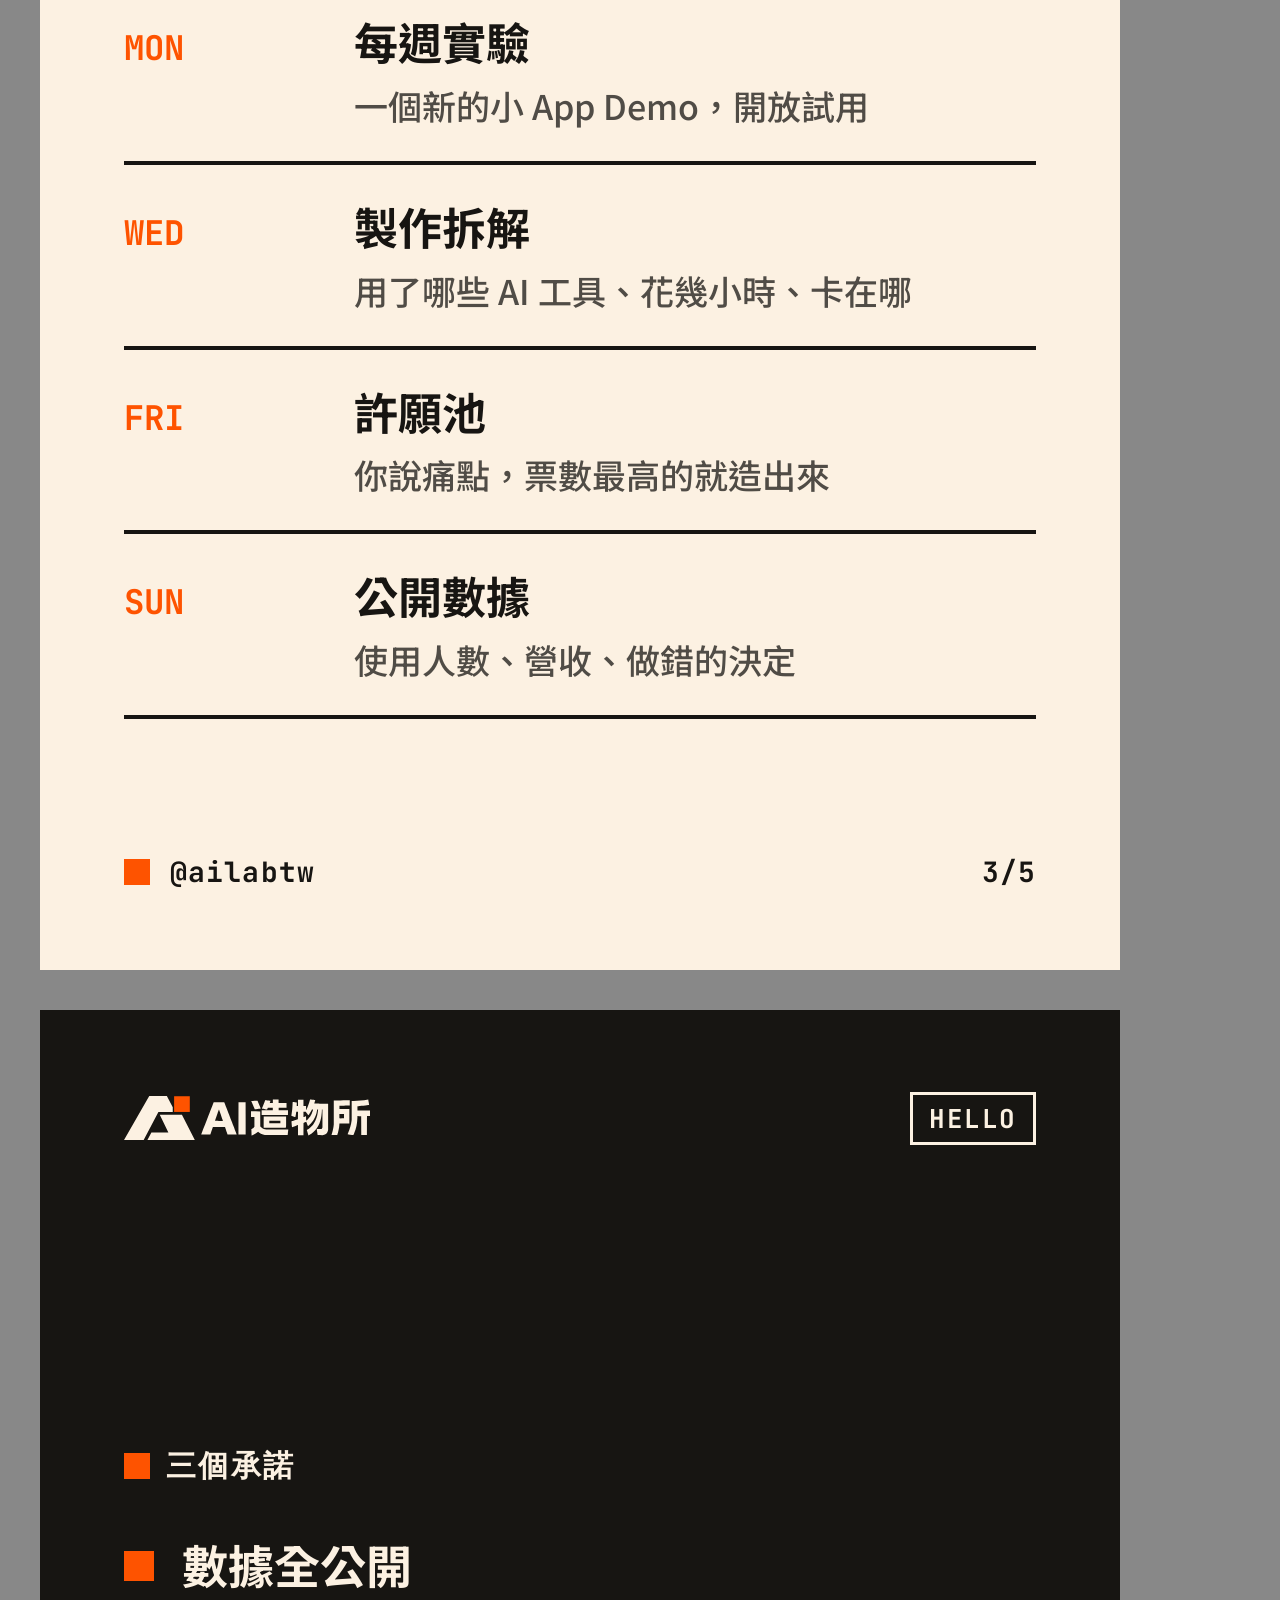
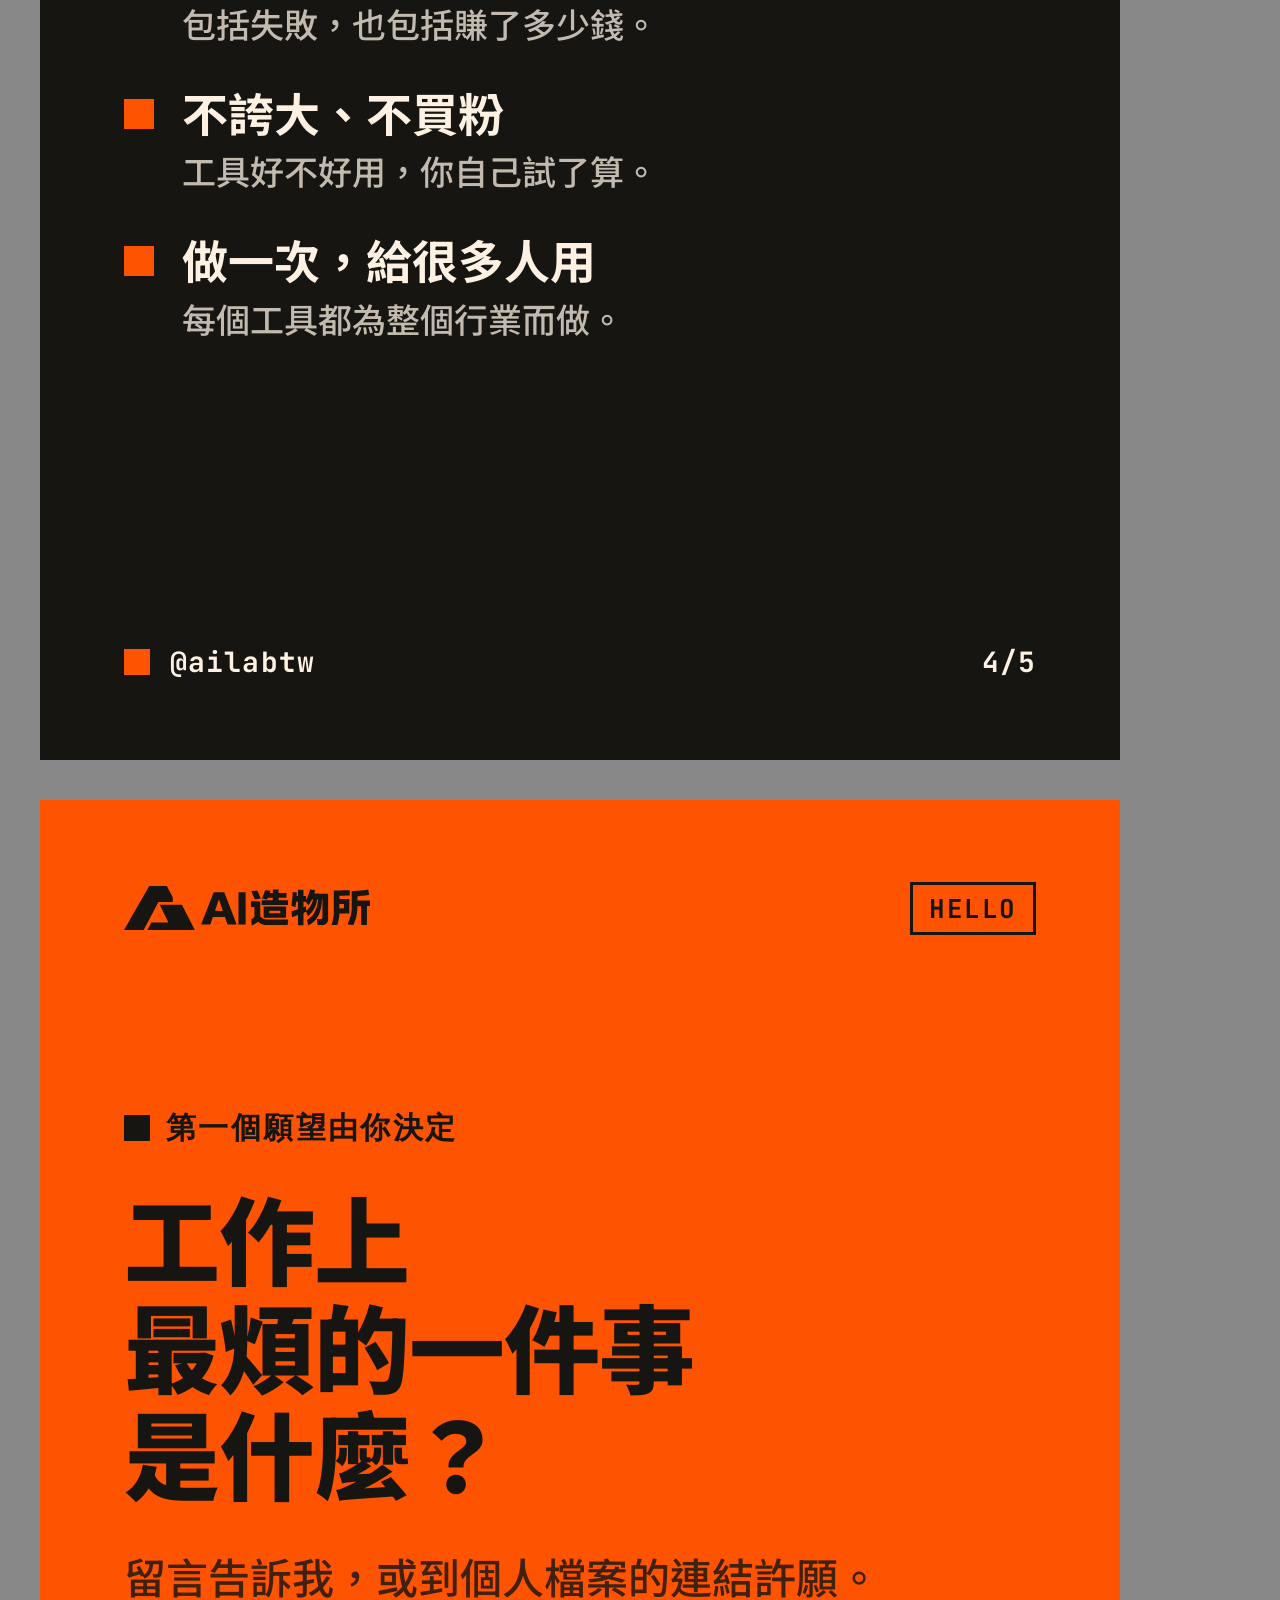
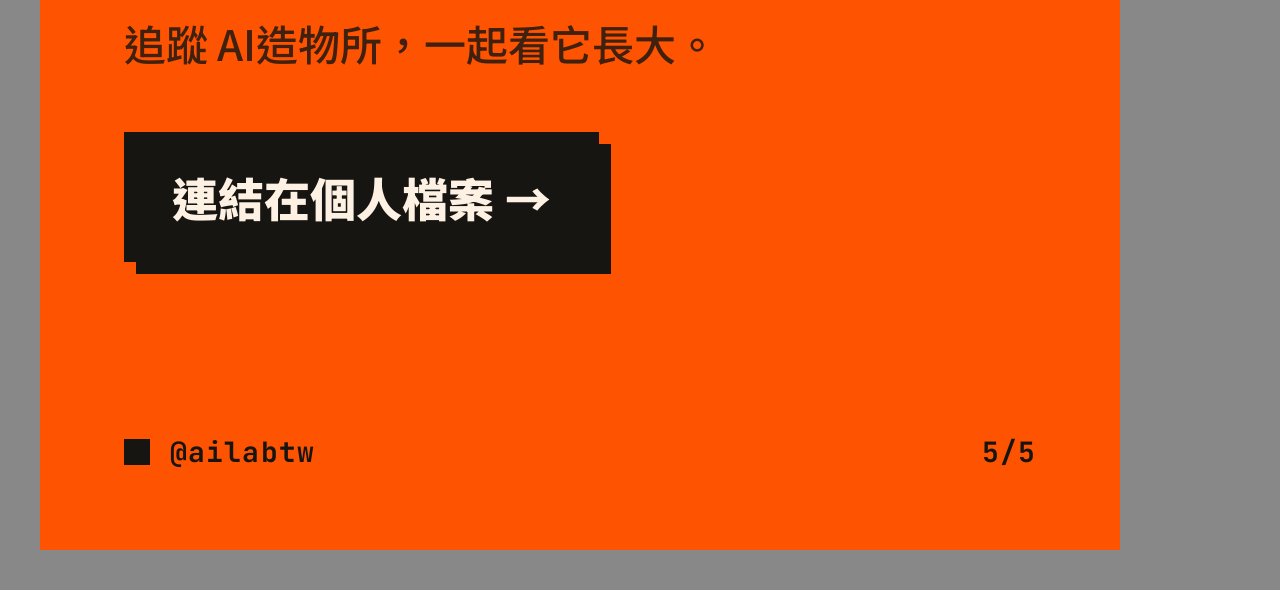
<file: brand/templates/launch-carousel.html>
<!doctype html>
<html lang="zh-Hant"><head><meta charset="utf-8"><title>Launch carousel</title>
<link rel="stylesheet" href="kit.css">
<!-- 編輯方式：直接改下面的文字（或在瀏覽器打開後點文字就能改，因為有 contenteditable）。
     每個 .frame 是一張圖，data-name 是輸出檔名。重新輸出 PNG：node render.js -->
</head><body contenteditable="true" spellcheck="false">
<section class="frame post " data-name="launch-1"><div class="top"><img src="../logo/lockup.svg" alt="AI造物所"><span class="tag">HELLO</span></div><div class="body"><div class="kicker">AILabTW · AI造物所 開張</div>
<h1 class="xl">一個人<br>＋AI，<br><em>每週造</em><br>一個工具。</h1></div><div class="bot"><i></i><span>@ailabtw</span><span class="page">1/5</span></div></section>
<section class="frame post " data-name="launch-2"><div class="top"><img src="../logo/lockup.svg" alt="AI造物所"><span class="tag">HELLO</span></div><div class="body"><div class="kicker">為什麼開始</div>
<h2>店家每天<br>被<em>重複的小事</em><br>卡住。</h2>
<p class="sub">提醒預約、排價目表、回同樣的訊息。<br>這些事不需要請工程師，<br>一個人加上 AI 就做得出來。</p></div><div class="bot"><i></i><span>@ailabtw</span><span class="page">2/5</span></div></section>
<section class="frame post " data-name="launch-3"><div class="top"><img src="../logo/lockup.svg" alt="AI造物所"><span class="tag">HELLO</span></div><div class="body"><div class="kicker">你會在這裡看到</div>
<div class="rows">
<div class="row"><b>MON</b><span>每週實驗<small>一個新的小 App Demo，開放試用</small></span></div>
<div class="row"><b>WED</b><span>製作拆解<small>用了哪些 AI 工具、花幾小時、卡在哪</small></span></div>
<div class="row"><b>FRI</b><span>許願池<small>你說痛點，票數最高的就造出來</small></span></div>
<div class="row"><b>SUN</b><span>公開數據<small>使用人數、營收、做錯的決定</small></span></div>
</div></div><div class="bot"><i></i><span>@ailabtw</span><span class="page">3/5</span></div></section>
<section class="frame post dark" data-name="launch-4"><div class="top"><img src="../logo/lockup-dark.svg" alt="AI造物所"><span class="tag">HELLO</span></div><div class="body"><div class="kicker">三個承諾</div>
<ul class="list">
<li><span>數據全公開<small>包括失敗，也包括賺了多少錢。</small></span></li>
<li><span>不誇大、不買粉<small>工具好不好用，你自己試了算。</small></span></li>
<li><span>做一次，給很多人用<small>每個工具都為整個行業而做。</small></span></li>
</ul></div><div class="bot"><i></i><span>@ailabtw</span><span class="page">4/5</span></div></section>
<section class="frame post hot" data-name="launch-5"><div class="top"><img src="../logo/lockup.svg" alt="AI造物所"><span class="tag">HELLO</span></div><div class="body"><div class="kicker">第一個願望由你決定</div>
<h1 class="m">工作上<br>最煩的一件事<br>是什麼？</h1>
<p class="sub">留言告訴我，或到個人檔案的連結許願。<br>追蹤 AI造物所，一起看它長大。</p>
<div style="margin-top:56px"><span class="cta">連結在個人檔案 →</span></div></div><div class="bot"><i></i><span>@ailabtw</span><span class="page">5/5</span></div></section>

</body></html>
</file>
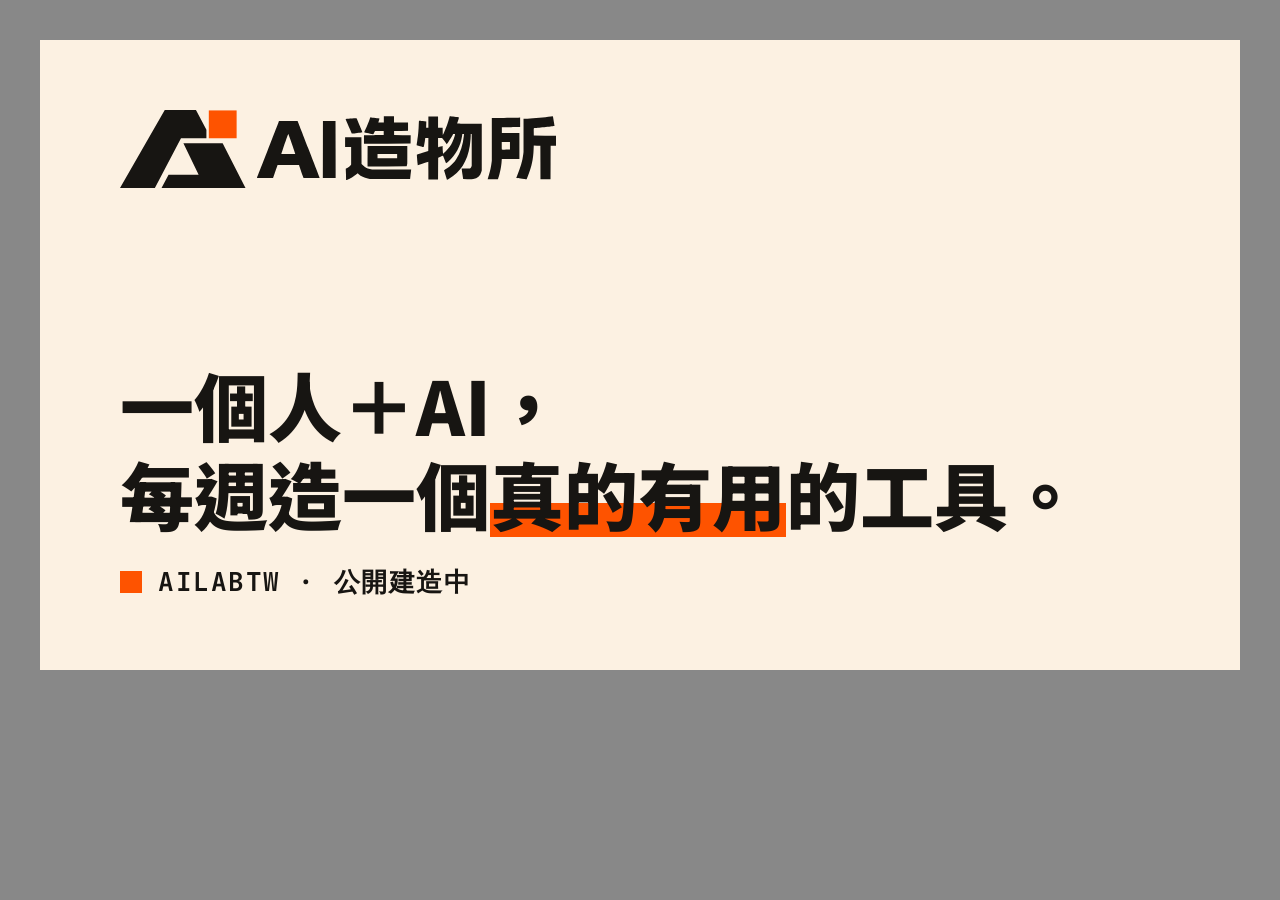
<file: brand/templates/og-image.html>
<!doctype html>
<html lang="zh-Hant"><head><meta charset="utf-8"><title>OG image</title>
<link rel="stylesheet" href="kit.css">
<!-- 編輯方式：直接改下面的文字（或在瀏覽器打開後點文字就能改，因為有 contenteditable）。
     每個 .frame 是一張圖，data-name 是輸出檔名。重新輸出 PNG：node render.js -->
</head><body contenteditable="true" spellcheck="false">
<section class="frame og" data-name="og-image">
<img src="../logo/lockup.svg" style="height:78px;align-self:flex-start" alt="AI造物所">
<div style="margin-top:auto"><div style="font:900 74px/1.2 var(--tc)">一個人＋AI，<br>每週造一個<em style="font-style:normal;background:linear-gradient(transparent 60%,var(--orange) 60%,var(--orange) 92%,transparent 92%)">真的有用</em>的工具。</div>
<div style="font:700 26px var(--mono);margin-top:26px;letter-spacing:.06em;display:flex;gap:16px;align-items:center"><i style="width:22px;height:22px;background:var(--orange);display:inline-block"></i>AILABTW · 公開建造中</div></div>
</section>
</body></html>
</file>
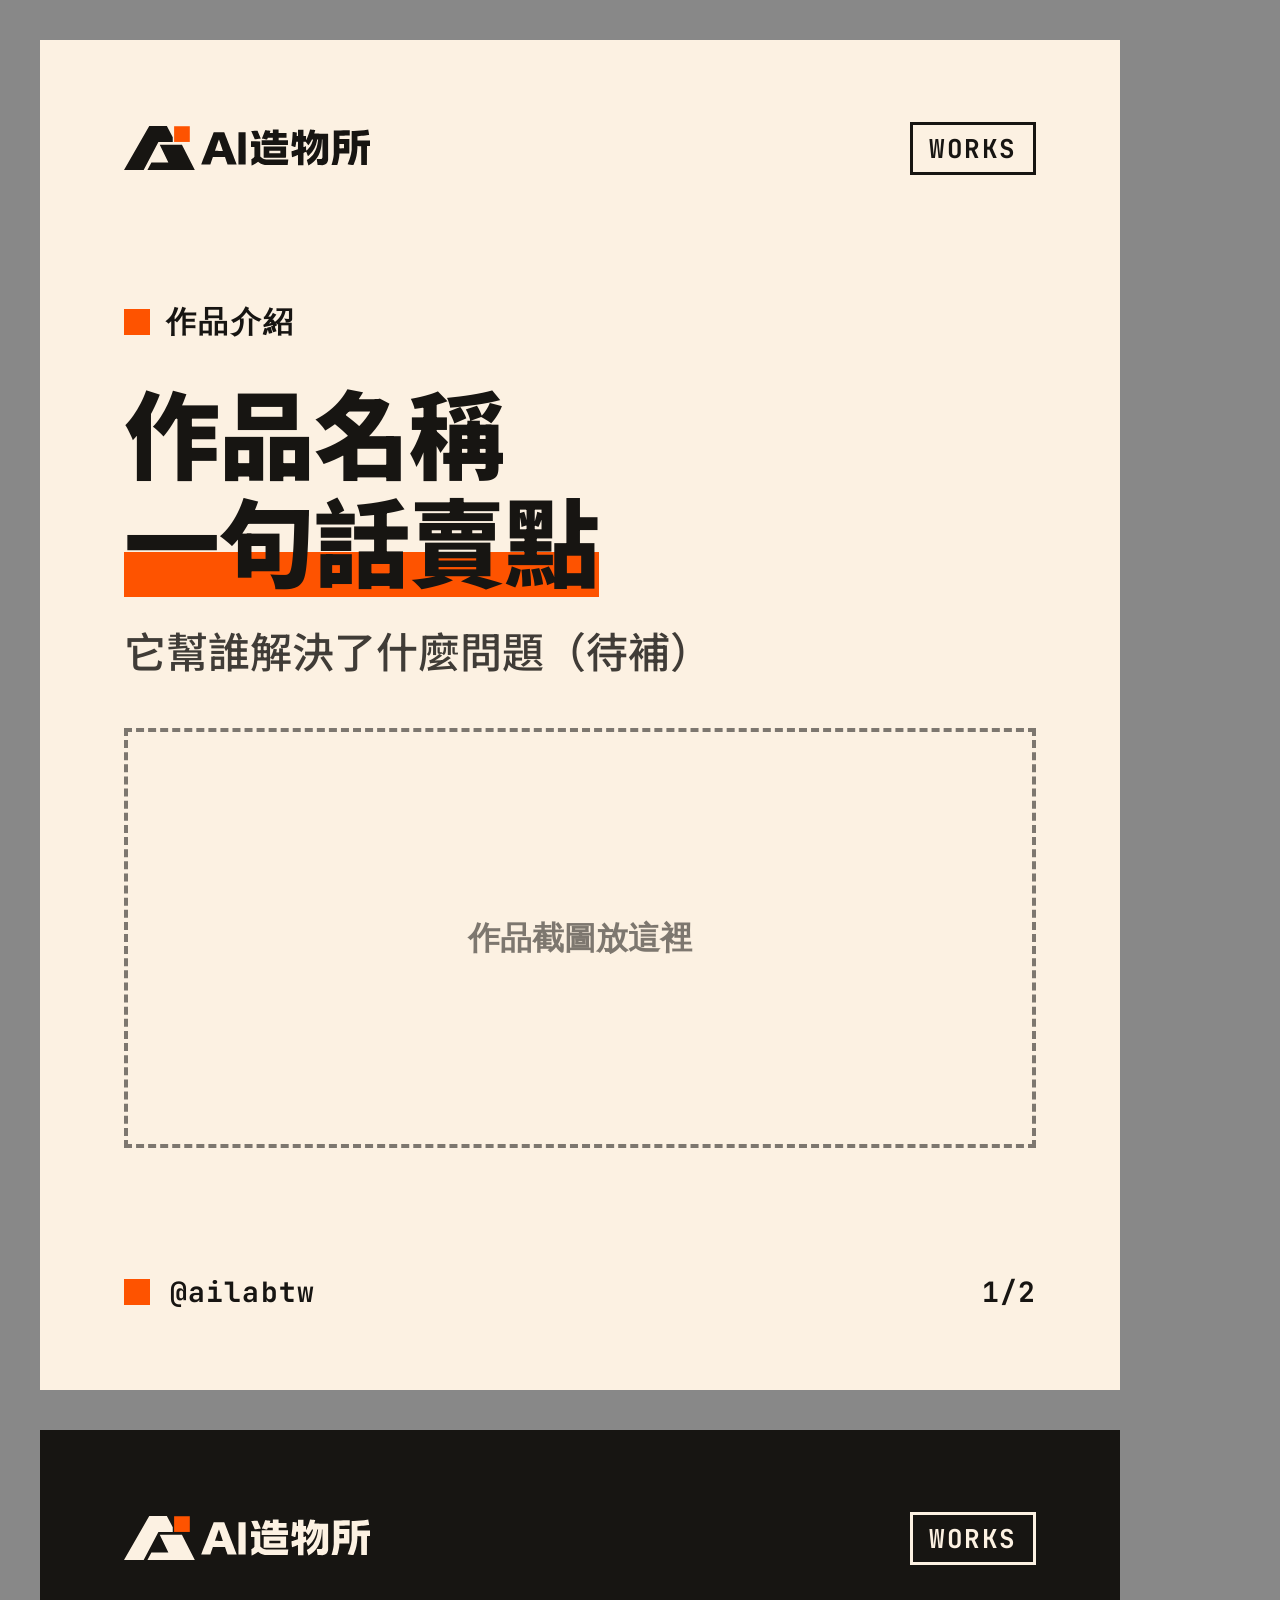
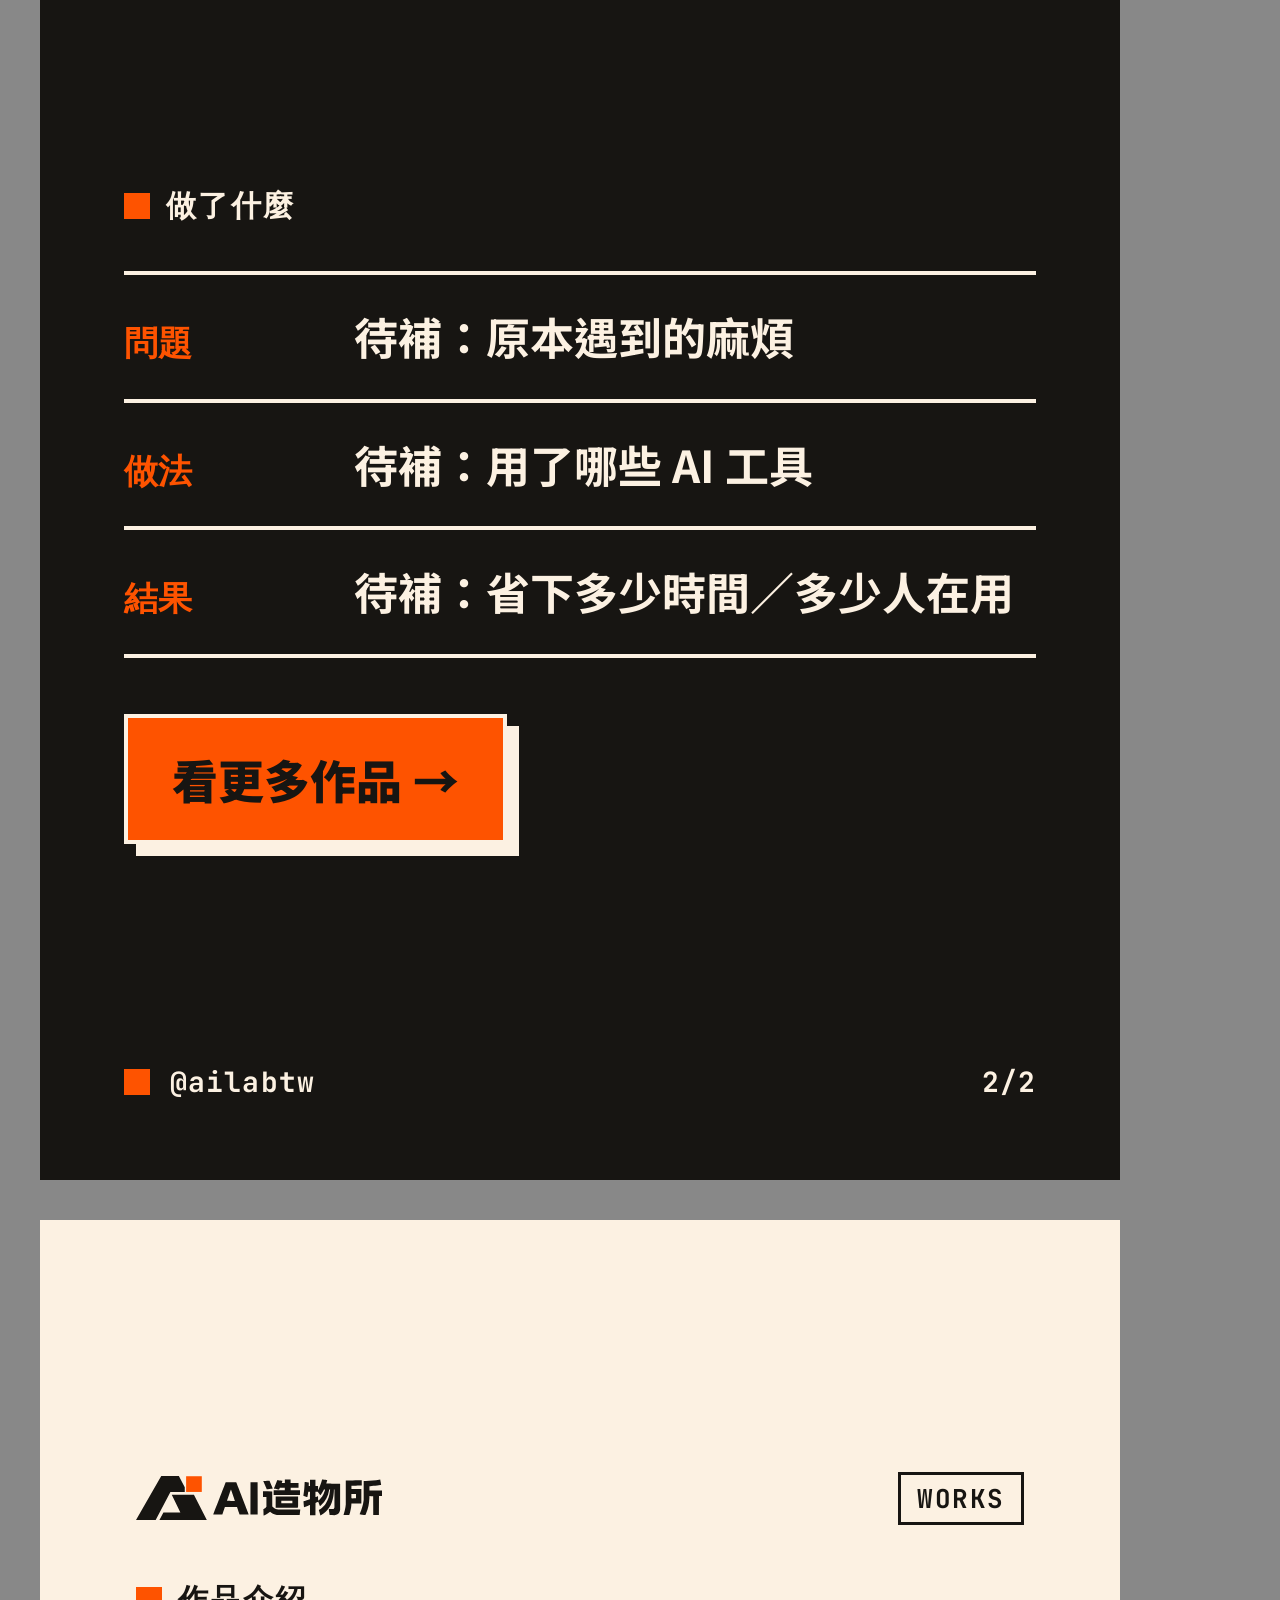
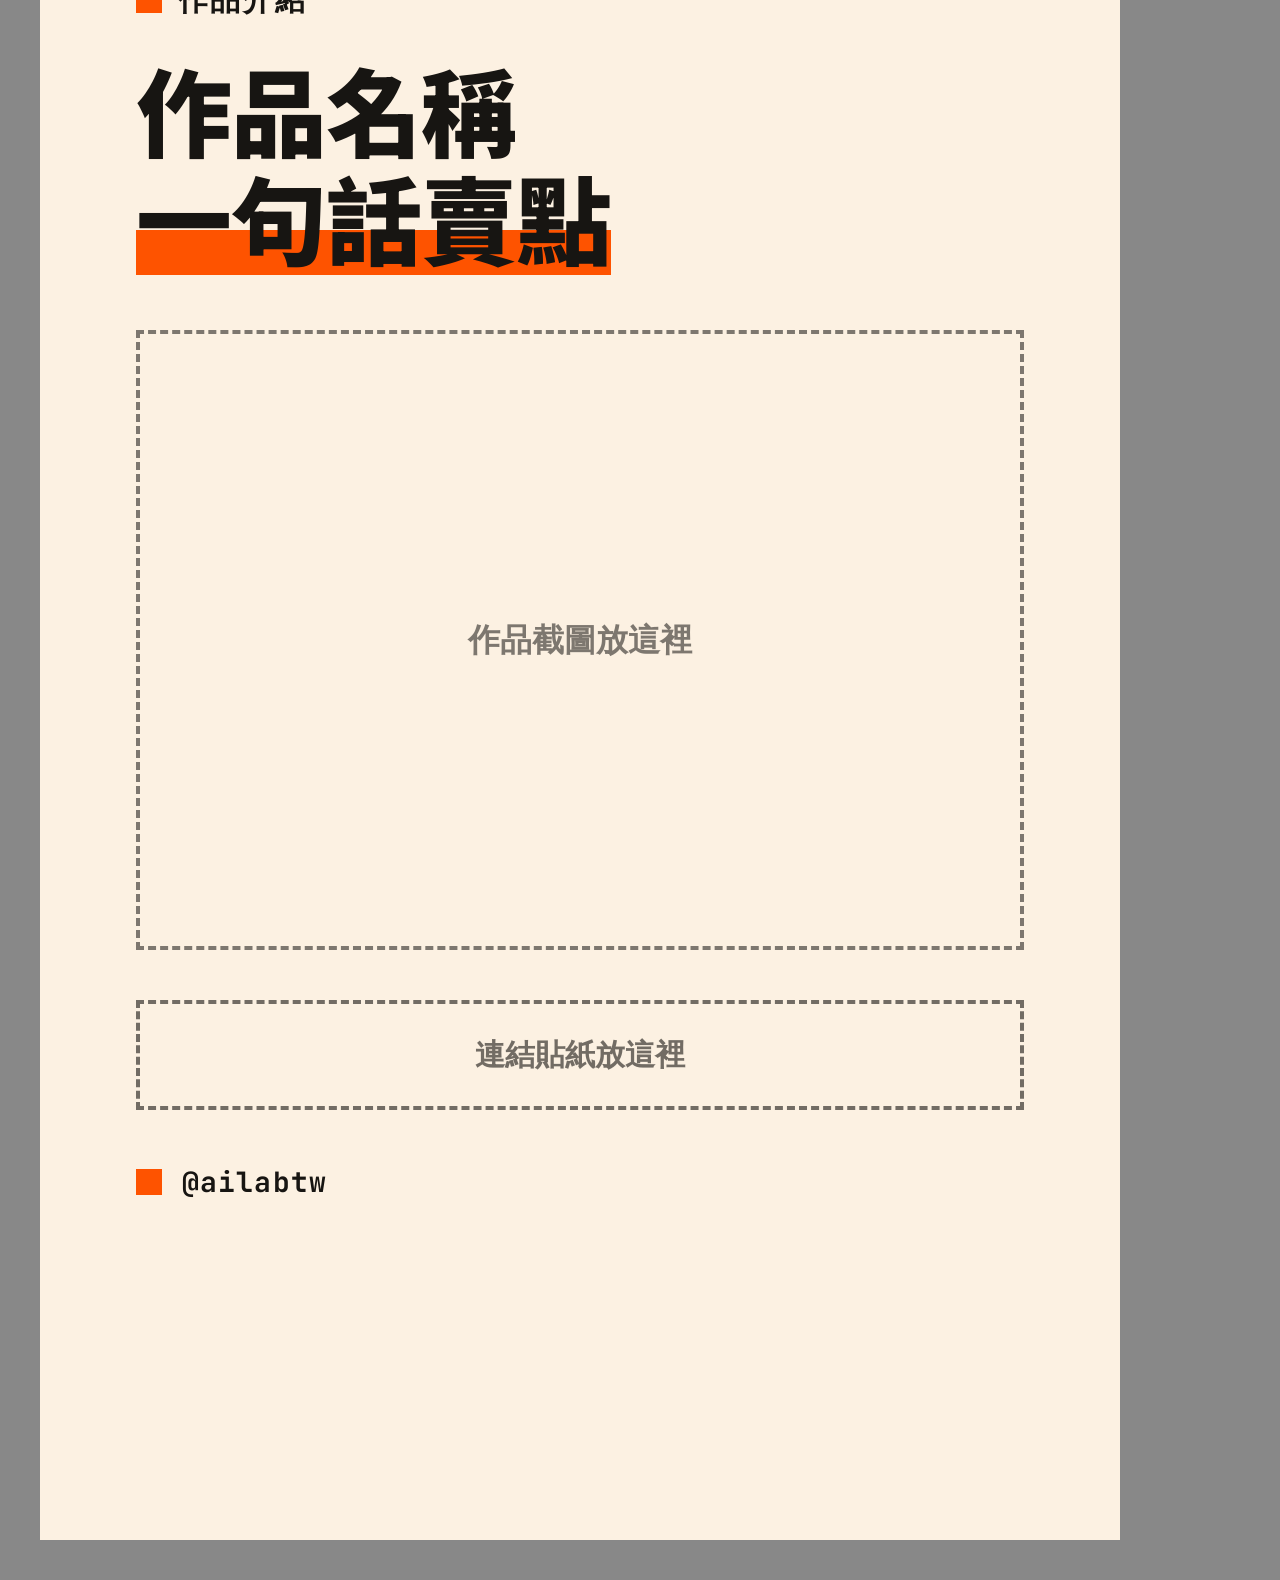
<file: brand/templates/project-showcase.html>
<!doctype html>
<html lang="zh-Hant"><head><meta charset="utf-8"><title>Project showcase</title>
<link rel="stylesheet" href="kit.css">
<!-- 編輯方式：直接改下面的文字（或在瀏覽器打開後點文字就能改，因為有 contenteditable）。
     每個 .frame 是一張圖，data-name 是輸出檔名。重新輸出 PNG：node render.js -->
</head><body contenteditable="true" spellcheck="false">
<section class="frame post " data-name="project-showcase-1"><div class="top"><img src="../logo/lockup.svg" alt="AI造物所"><span class="tag">WORKS</span></div><div class="body"><div class="kicker">作品介紹</div>
<h1 class="m">作品名稱<br><em>一句話賣點</em></h1>
<p class="sub" style="margin-top:24px">它幫誰解決了什麼問題（待補）</p>
<div class="shot" style="height:420px;margin-top:44px">作品截圖放這裡</div></div><div class="bot"><i></i><span>@ailabtw</span><span class="page">1/2</span></div></section>
<section class="frame post dark" data-name="project-showcase-2"><div class="top"><img src="../logo/lockup-dark.svg" alt="AI造物所"><span class="tag">WORKS</span></div><div class="body"><div class="kicker">做了什麼</div>
<div class="rows">
<div class="row"><b>問題</b><span>待補：原本遇到的麻煩</span></div>
<div class="row"><b>做法</b><span>待補：用了哪些 AI 工具</span></div>
<div class="row"><b>結果</b><span>待補：省下多少時間／多少人在用</span></div>
</div>
<div style="margin-top:56px"><span class="cta">看更多作品 →</span></div></div><div class="bot"><i></i><span>@ailabtw</span><span class="page">2/2</span></div></section>
<section class="frame story " data-name="story-project-showcase"><div class="top"><img src="../logo/lockup.svg" alt="AI造物所"><span class="tag">WORKS</span></div><div class="body"><div class="kicker">作品介紹</div>
<h1 class="m">作品名稱<br><em>一句話賣點</em></h1>
<div class="shot" style="height:620px;margin-top:60px">作品截圖放這裡</div>
<div class="sticker" style="margin-top:50px">連結貼紙放這裡</div></div><div class="bot"><i></i><span>@ailabtw</span><span class="page"></span></div></section>

</body></html>
</file>
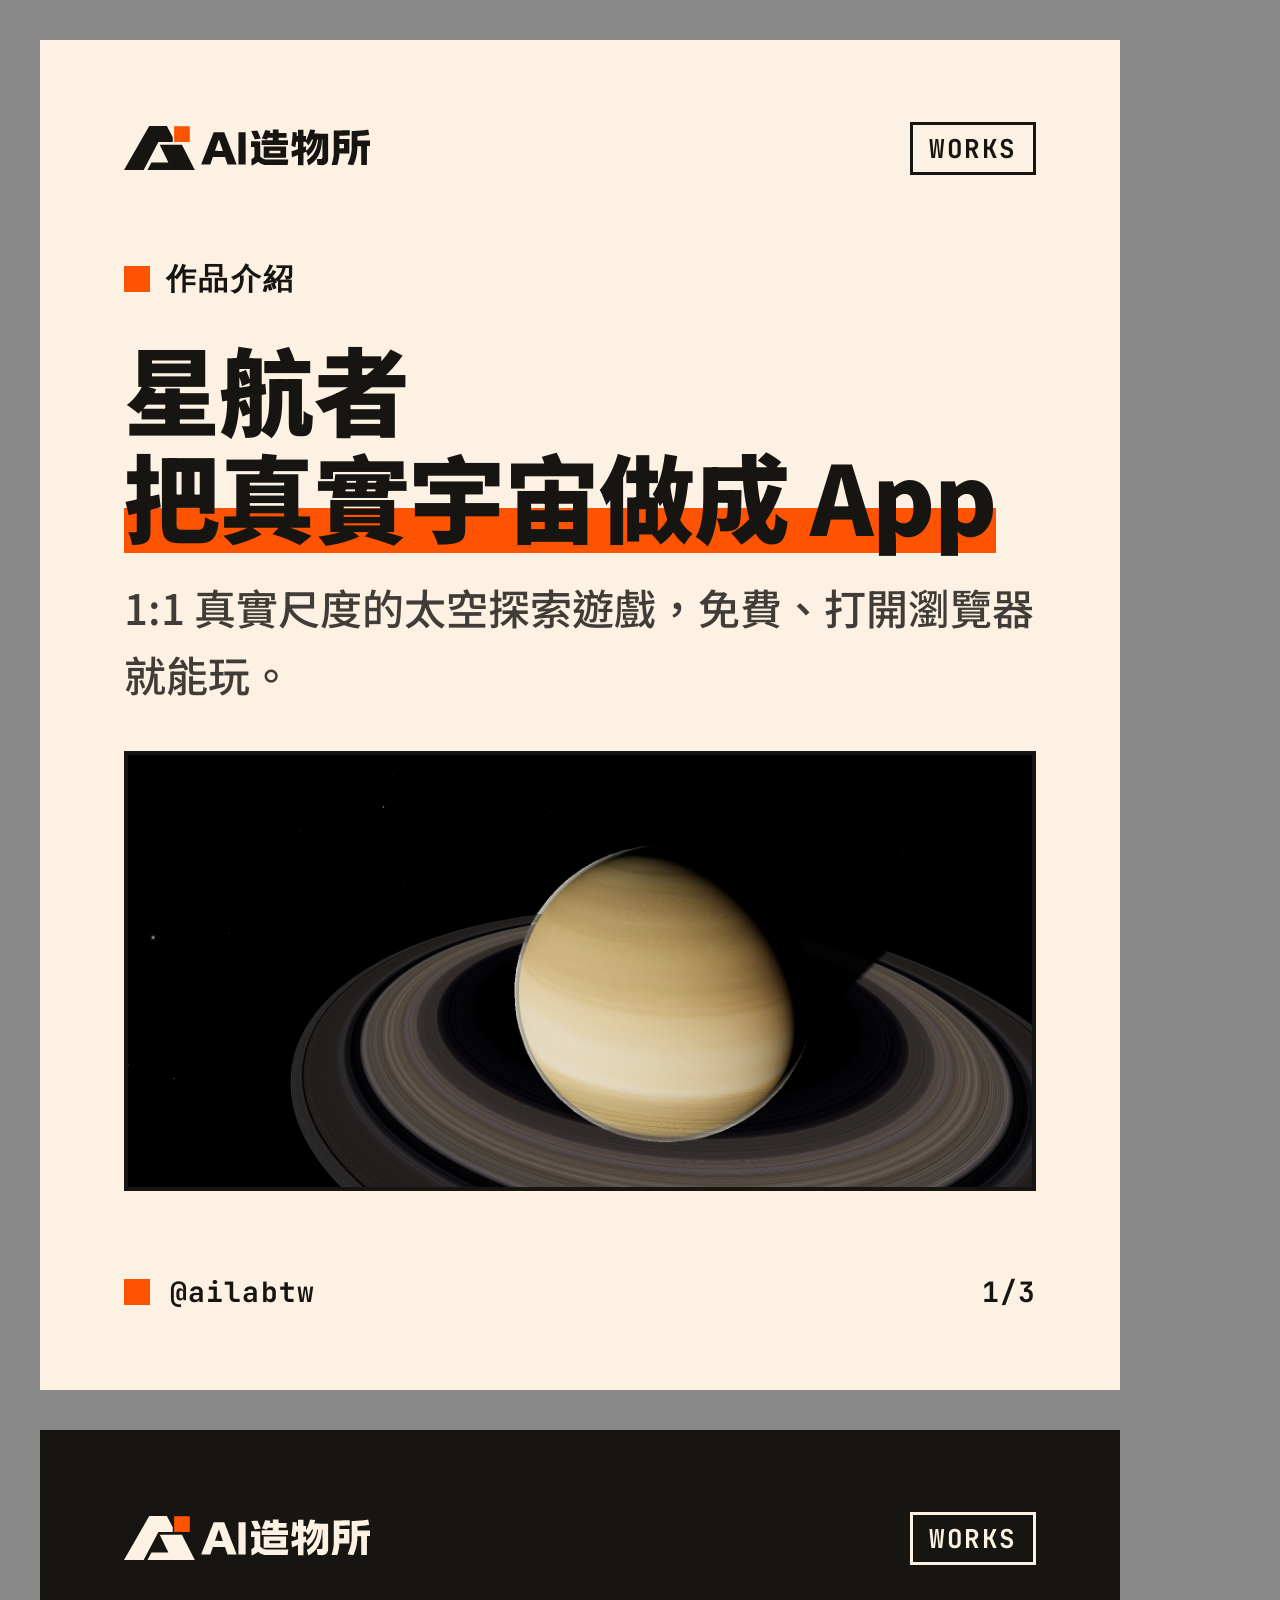
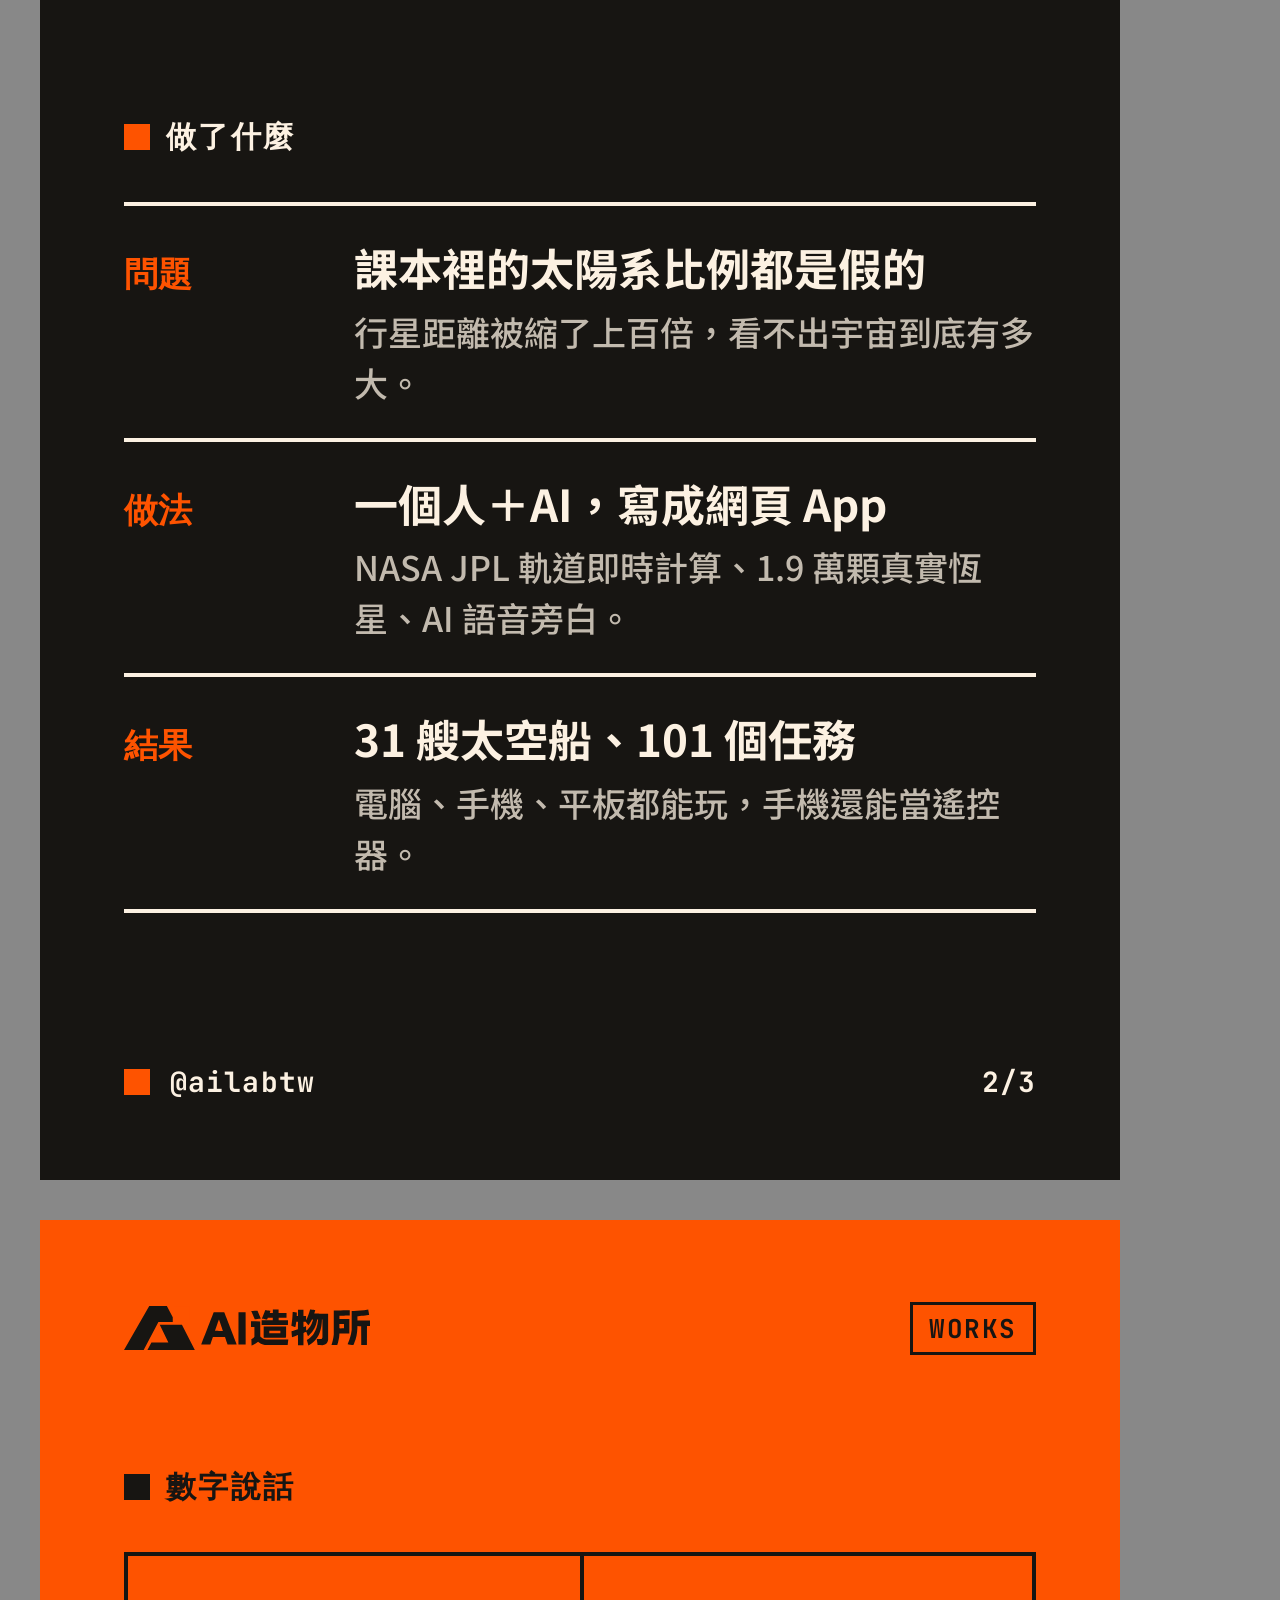
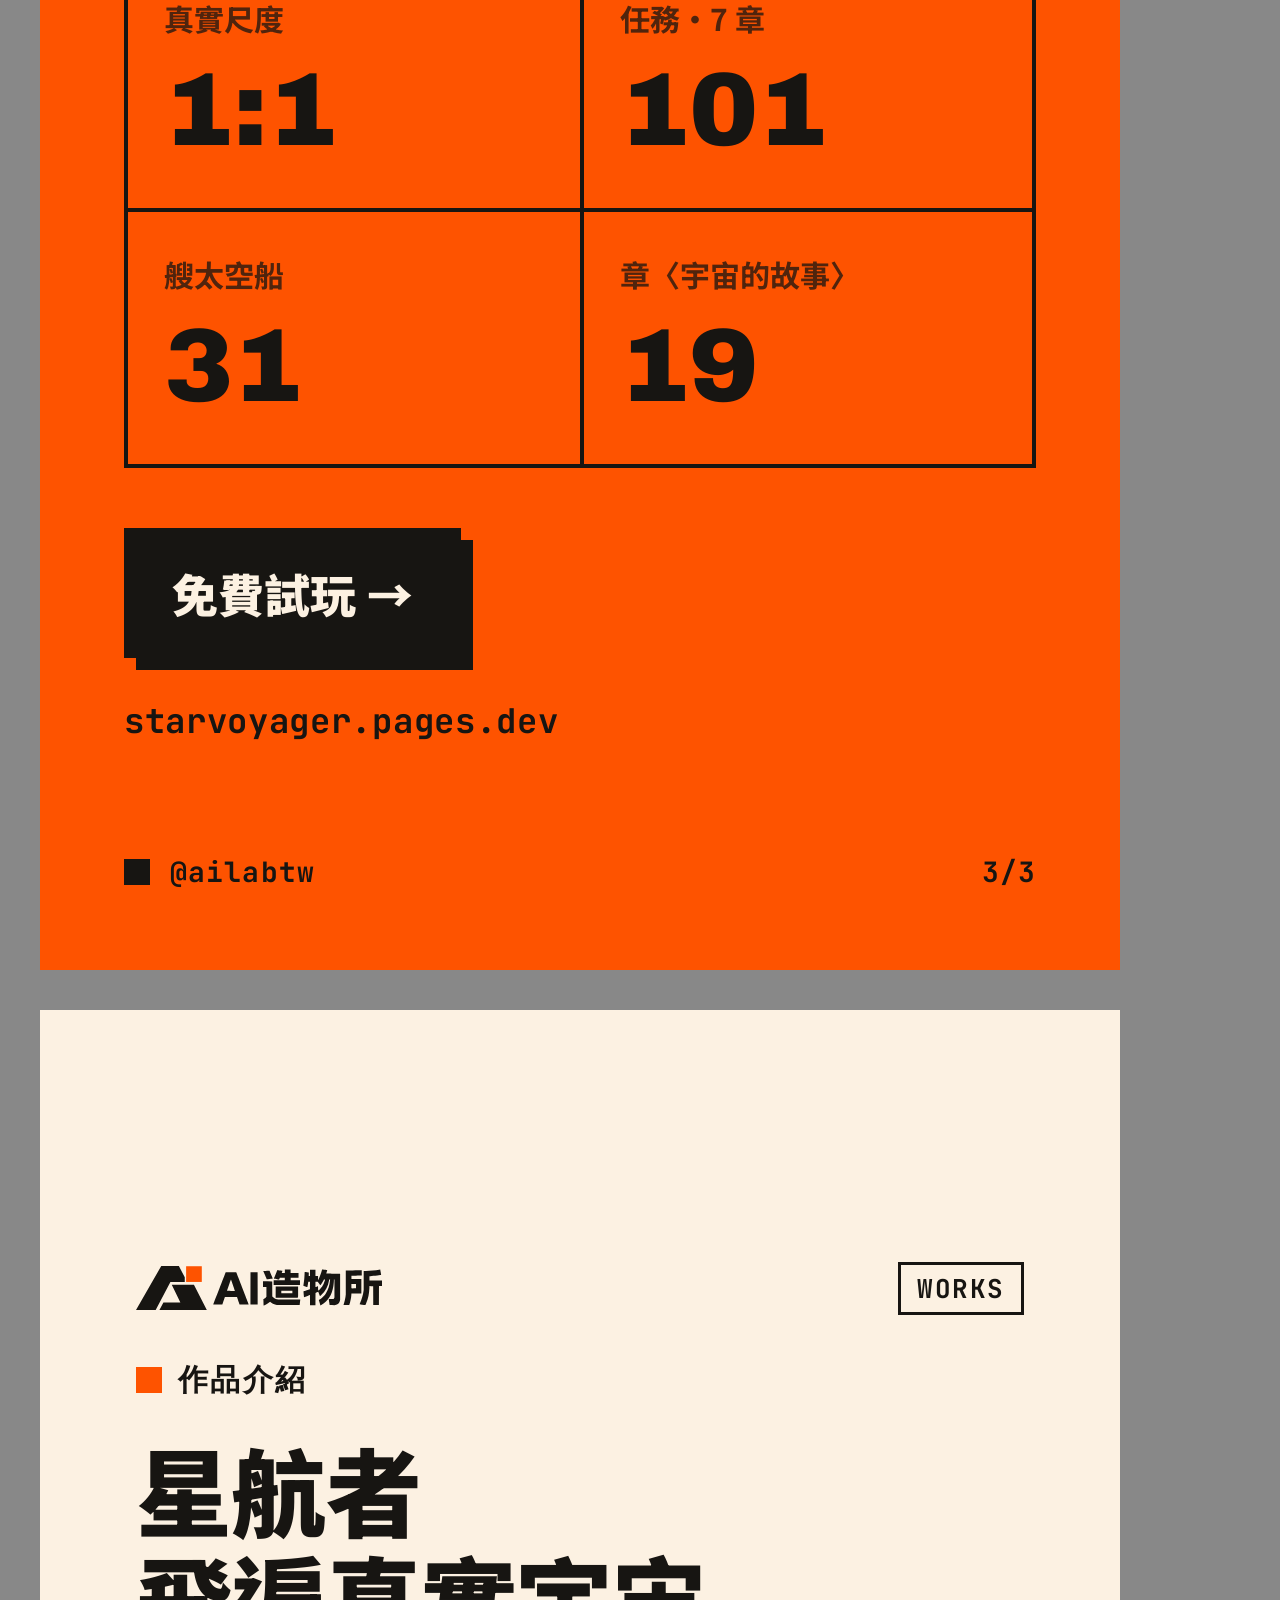
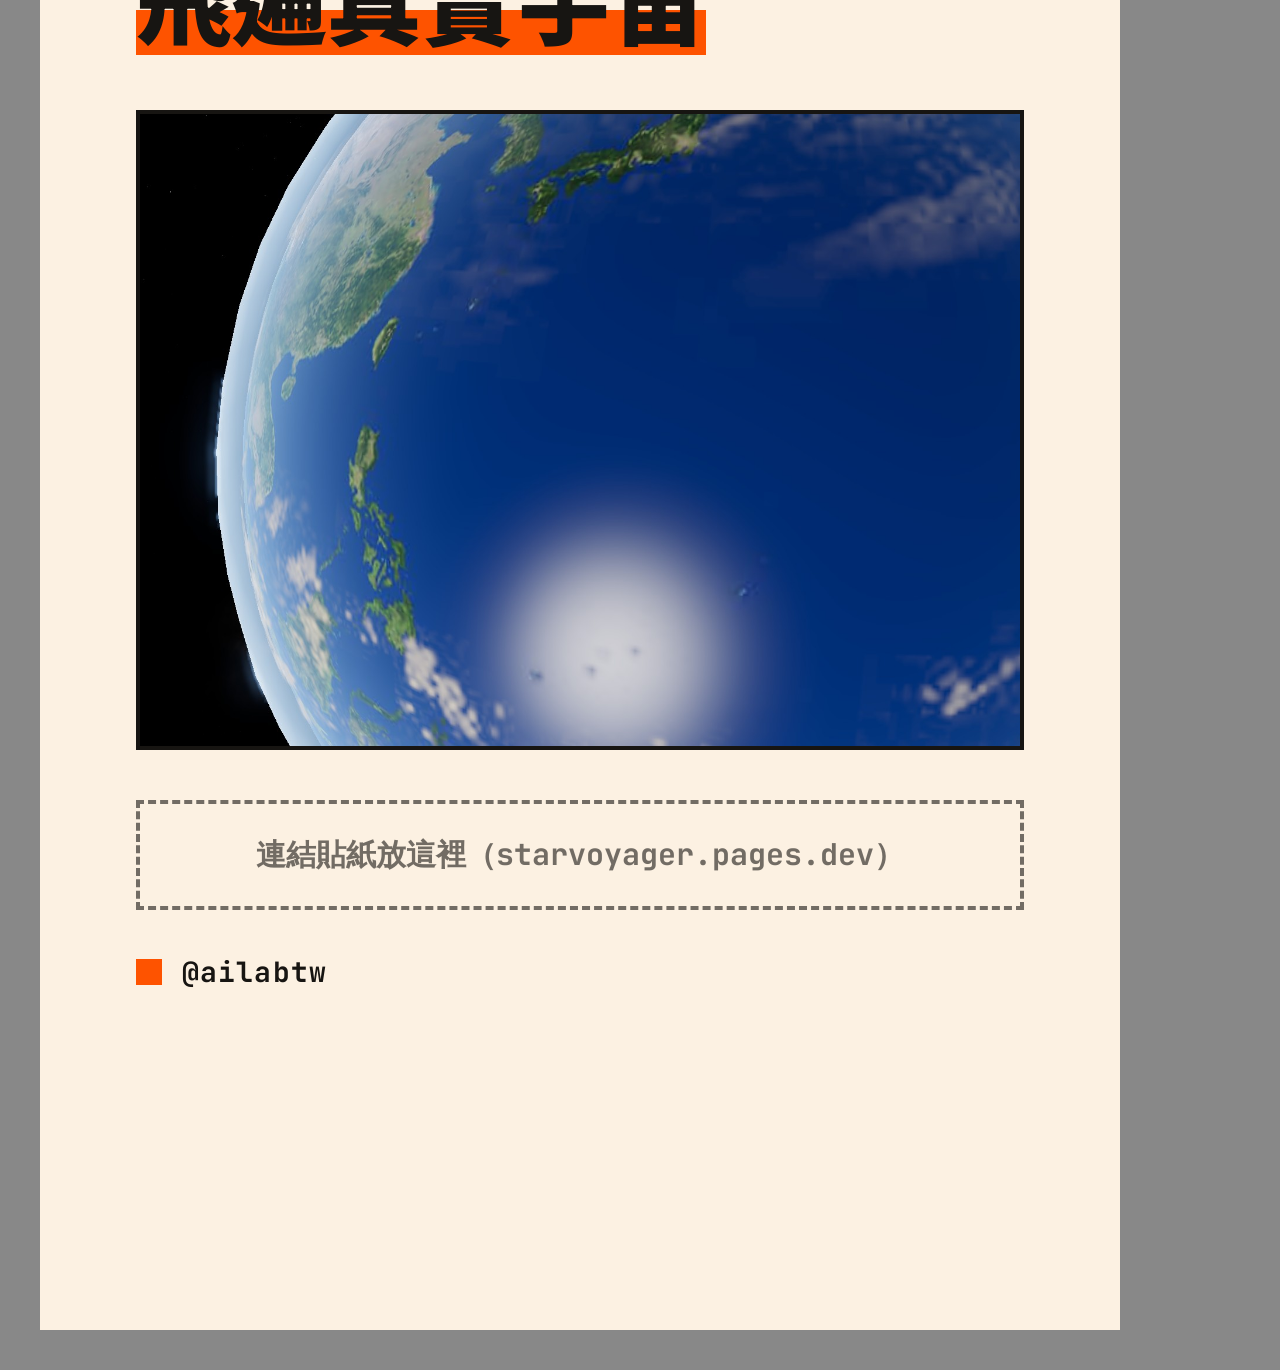
<file: brand/templates/project-starvoyager.html>
<!doctype html>
<html lang="zh-Hant"><head><meta charset="utf-8"><title>Project showcase · 星航者</title>
<link rel="stylesheet" href="kit.css">
<!-- 星航者作品介紹（AI造物所風格）。編輯方式同 project-showcase.html：直接改文字，重新輸出 PNG：node render.js -->
<style>
.pic{border:4px solid currentColor;overflow:hidden;background:#000}
.pic img{display:block;width:100%;height:100%;object-fit:cover}
.url{font:700 34px var(--mono);letter-spacing:.02em}
</style>
</head><body contenteditable="true" spellcheck="false">
<section class="frame post " data-name="starvoyager-1"><div class="top"><img src="../logo/lockup.svg" alt="AI造物所"><span class="tag">WORKS</span></div><div class="body"><div class="kicker">作品介紹</div>
<h1 class="m">星航者<br><em>把真實宇宙做成 App</em></h1>
<p class="sub" style="margin-top:24px">1:1 真實尺度的太空探索遊戲，免費、打開瀏覽器就能玩。</p>
<div class="pic" style="height:440px;margin-top:44px"><img src="../projects/starvoyager/screenshots/saturn-1920x1080.jpg" style="object-position:50% 60%" alt="星航者實際畫面：土星"></div></div><div class="bot"><i></i><span>@ailabtw</span><span class="page">1/3</span></div></section>

<section class="frame post dark" data-name="starvoyager-2"><div class="top"><img src="../logo/lockup-dark.svg" alt="AI造物所"><span class="tag">WORKS</span></div><div class="body"><div class="kicker">做了什麼</div>
<div class="rows">
<div class="row"><b>問題</b><span>課本裡的太陽系比例都是假的<small>行星距離被縮了上百倍，看不出宇宙到底有多大。</small></span></div>
<div class="row"><b>做法</b><span>一個人＋AI，寫成網頁 App<small>NASA JPL 軌道即時計算、1.9 萬顆真實恆星、AI 語音旁白。</small></span></div>
<div class="row"><b>結果</b><span>31 艘太空船、101 個任務<small>電腦、手機、平板都能玩，手機還能當遙控器。</small></span></div>
</div></div><div class="bot"><i></i><span>@ailabtw</span><span class="page">2/3</span></div></section>

<section class="frame post hot" data-name="starvoyager-3"><div class="top"><img src="../logo/lockup.svg" alt="AI造物所"><span class="tag">WORKS</span></div><div class="body"><div class="kicker">數字說話</div>
<div class="grid2">
<div class="metric"><div class="l">真實尺度</div><div class="v">1:1</div></div>
<div class="metric"><div class="l">任務・7 章</div><div class="v">101</div></div>
<div class="metric"><div class="l">艘太空船</div><div class="v">31</div></div>
<div class="metric"><div class="l">章〈宇宙的故事〉</div><div class="v">19</div></div>
</div>
<div style="margin-top:60px"><span class="cta">免費試玩 →</span></div>
<div class="url" style="margin-top:40px">starvoyager.pages.dev</div></div><div class="bot"><i></i><span>@ailabtw</span><span class="page">3/3</span></div></section>

<section class="frame story " data-name="story-starvoyager"><div class="top"><img src="../logo/lockup.svg" alt="AI造物所"><span class="tag">WORKS</span></div><div class="body"><div class="kicker">作品介紹</div>
<h1 class="m">星航者<br><em>飛遍真實宇宙</em></h1>
<div class="pic" style="height:640px;margin-top:60px"><img src="../projects/starvoyager/screenshots/earth2-1920x1080.jpg" style="object-position:40% 50%" alt="星航者實際畫面：地球"></div>
<div class="sticker" style="margin-top:50px">連結貼紙放這裡（starvoyager.pages.dev）</div></div><div class="bot"><i></i><span>@ailabtw</span><span class="page"></span></div></section>

</body></html>
</file>
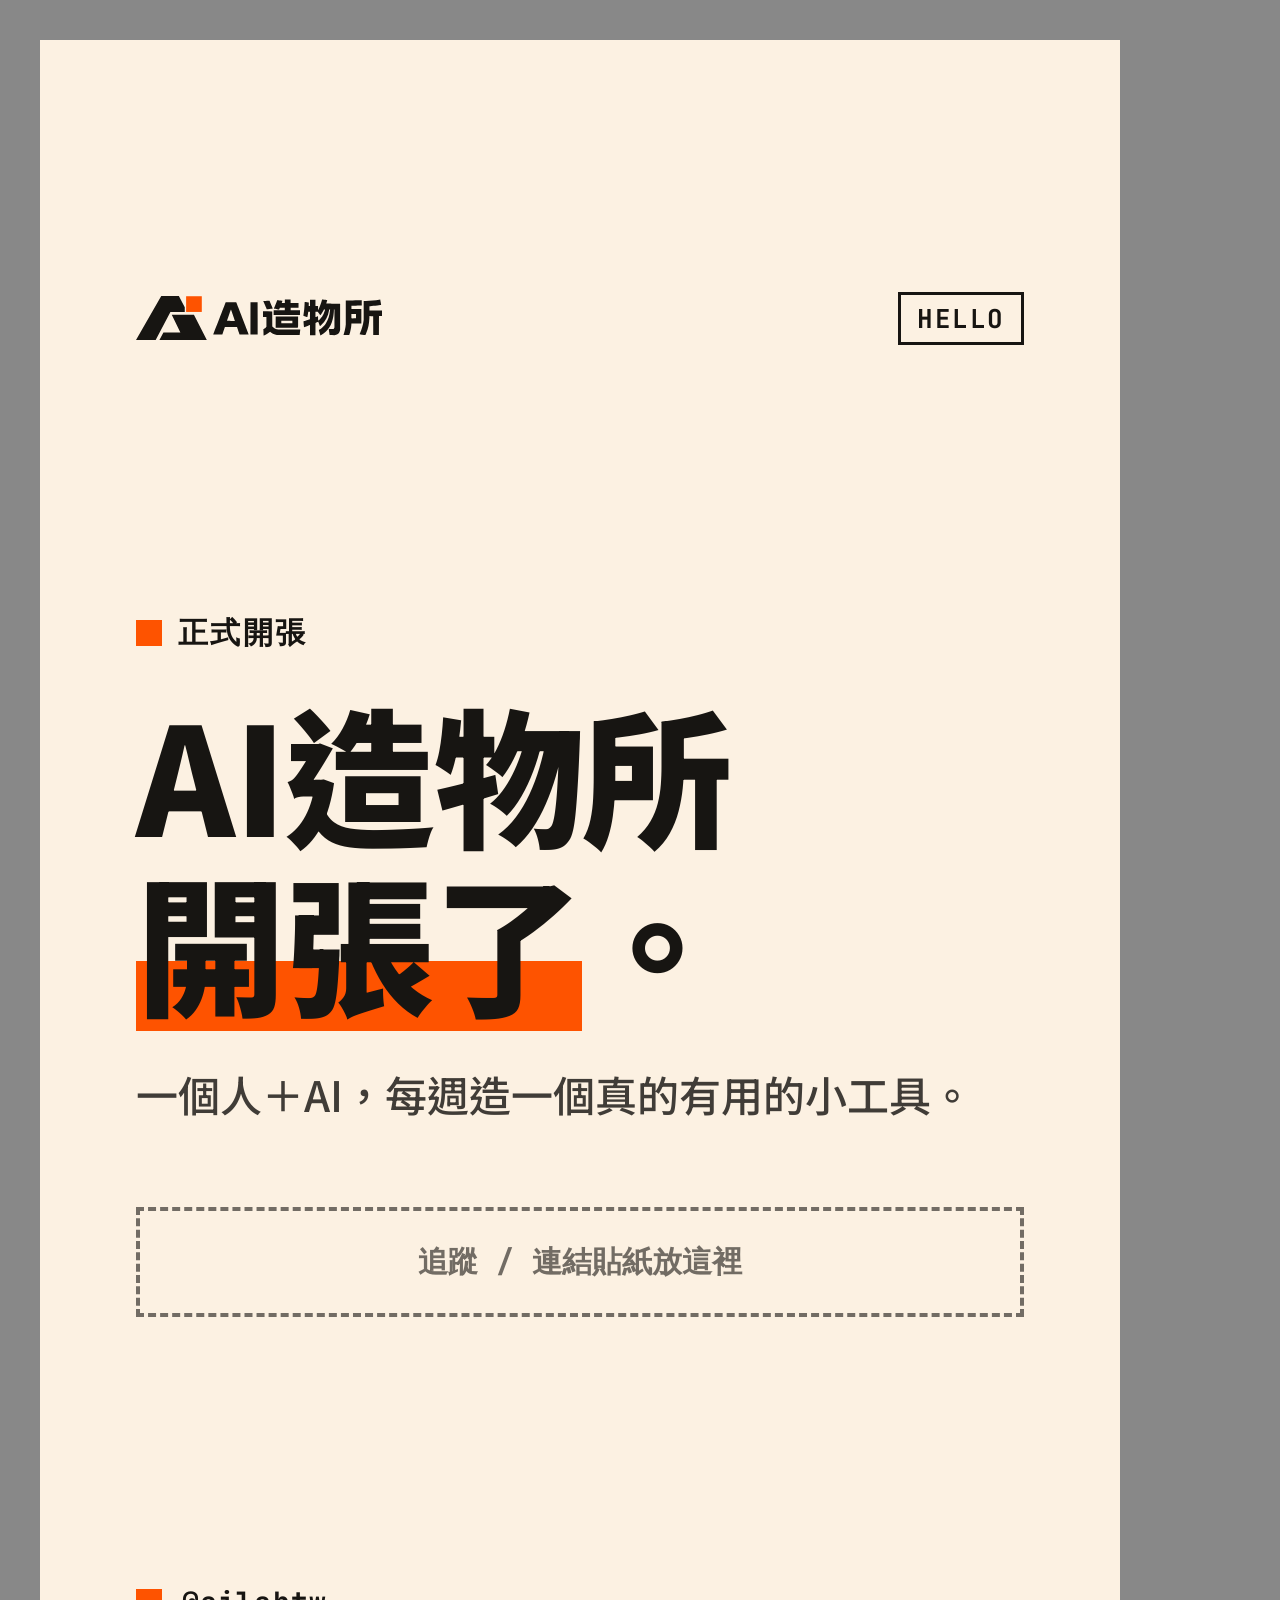
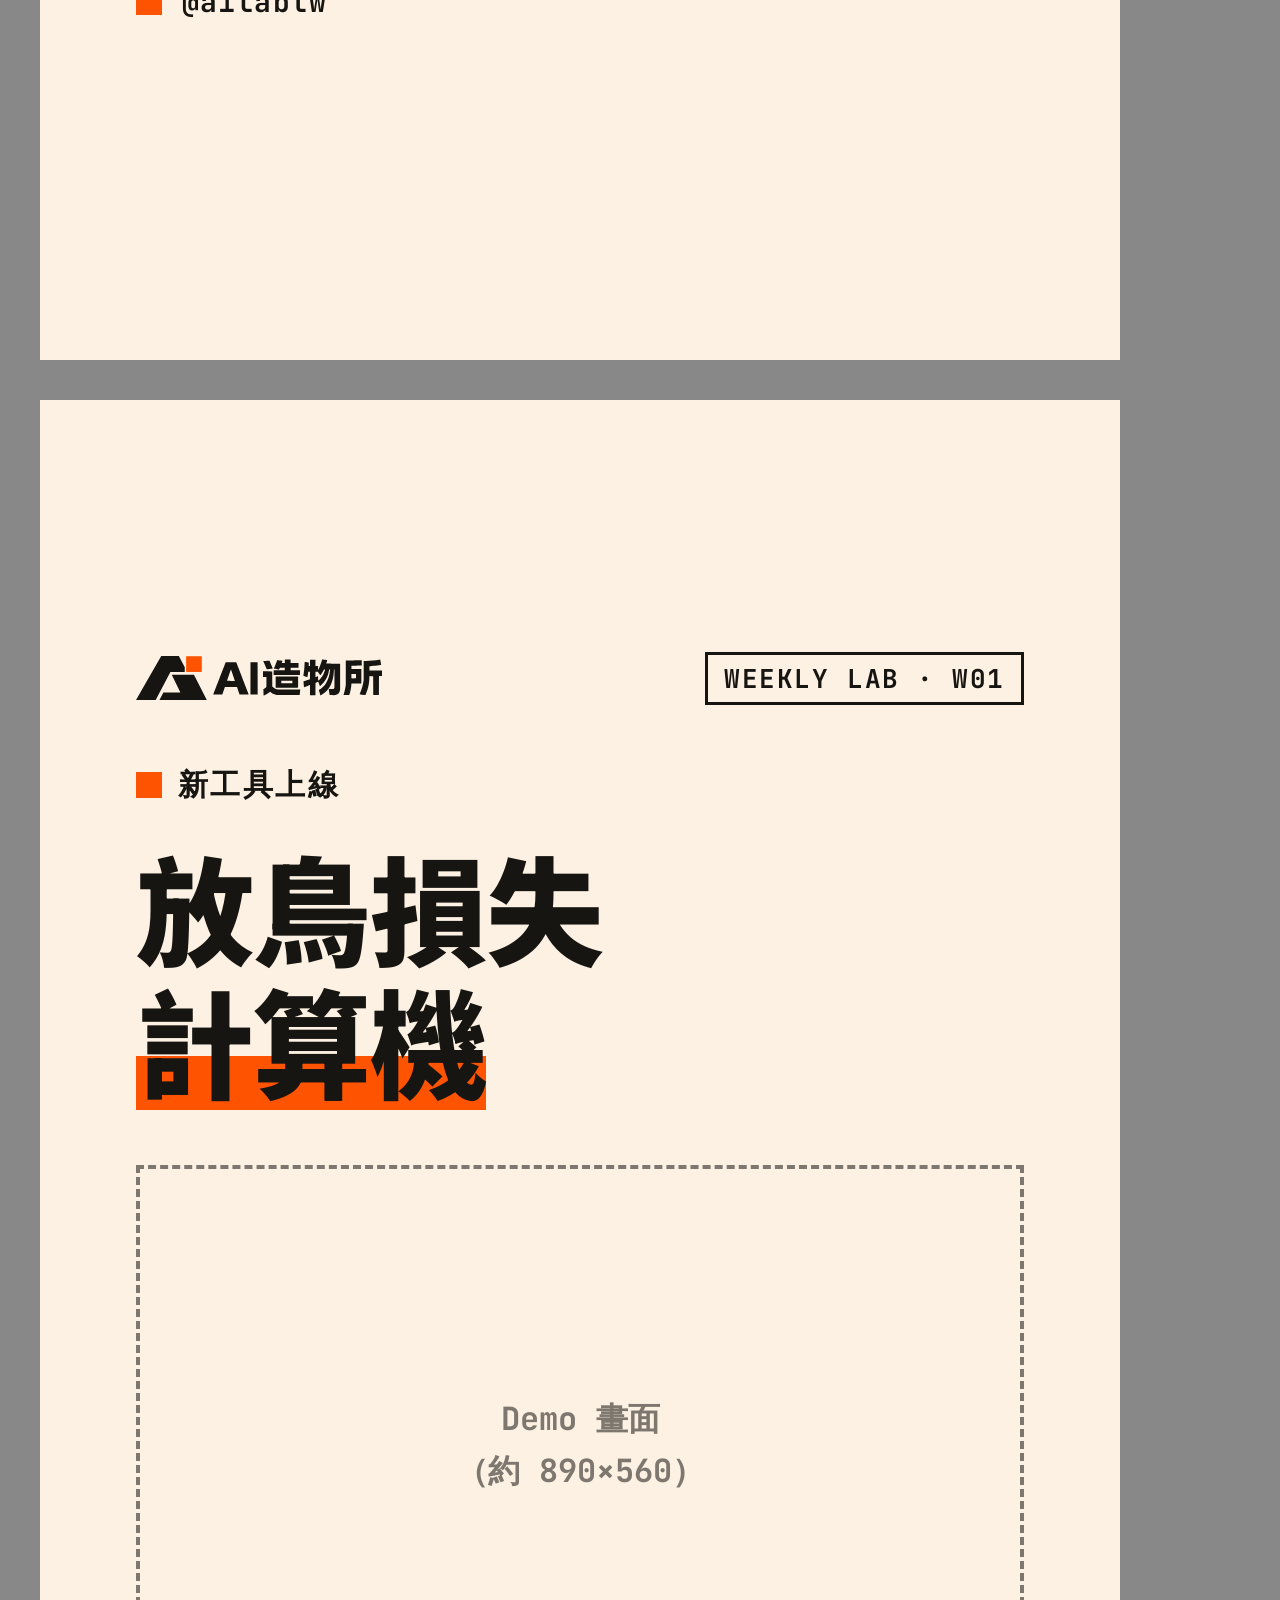
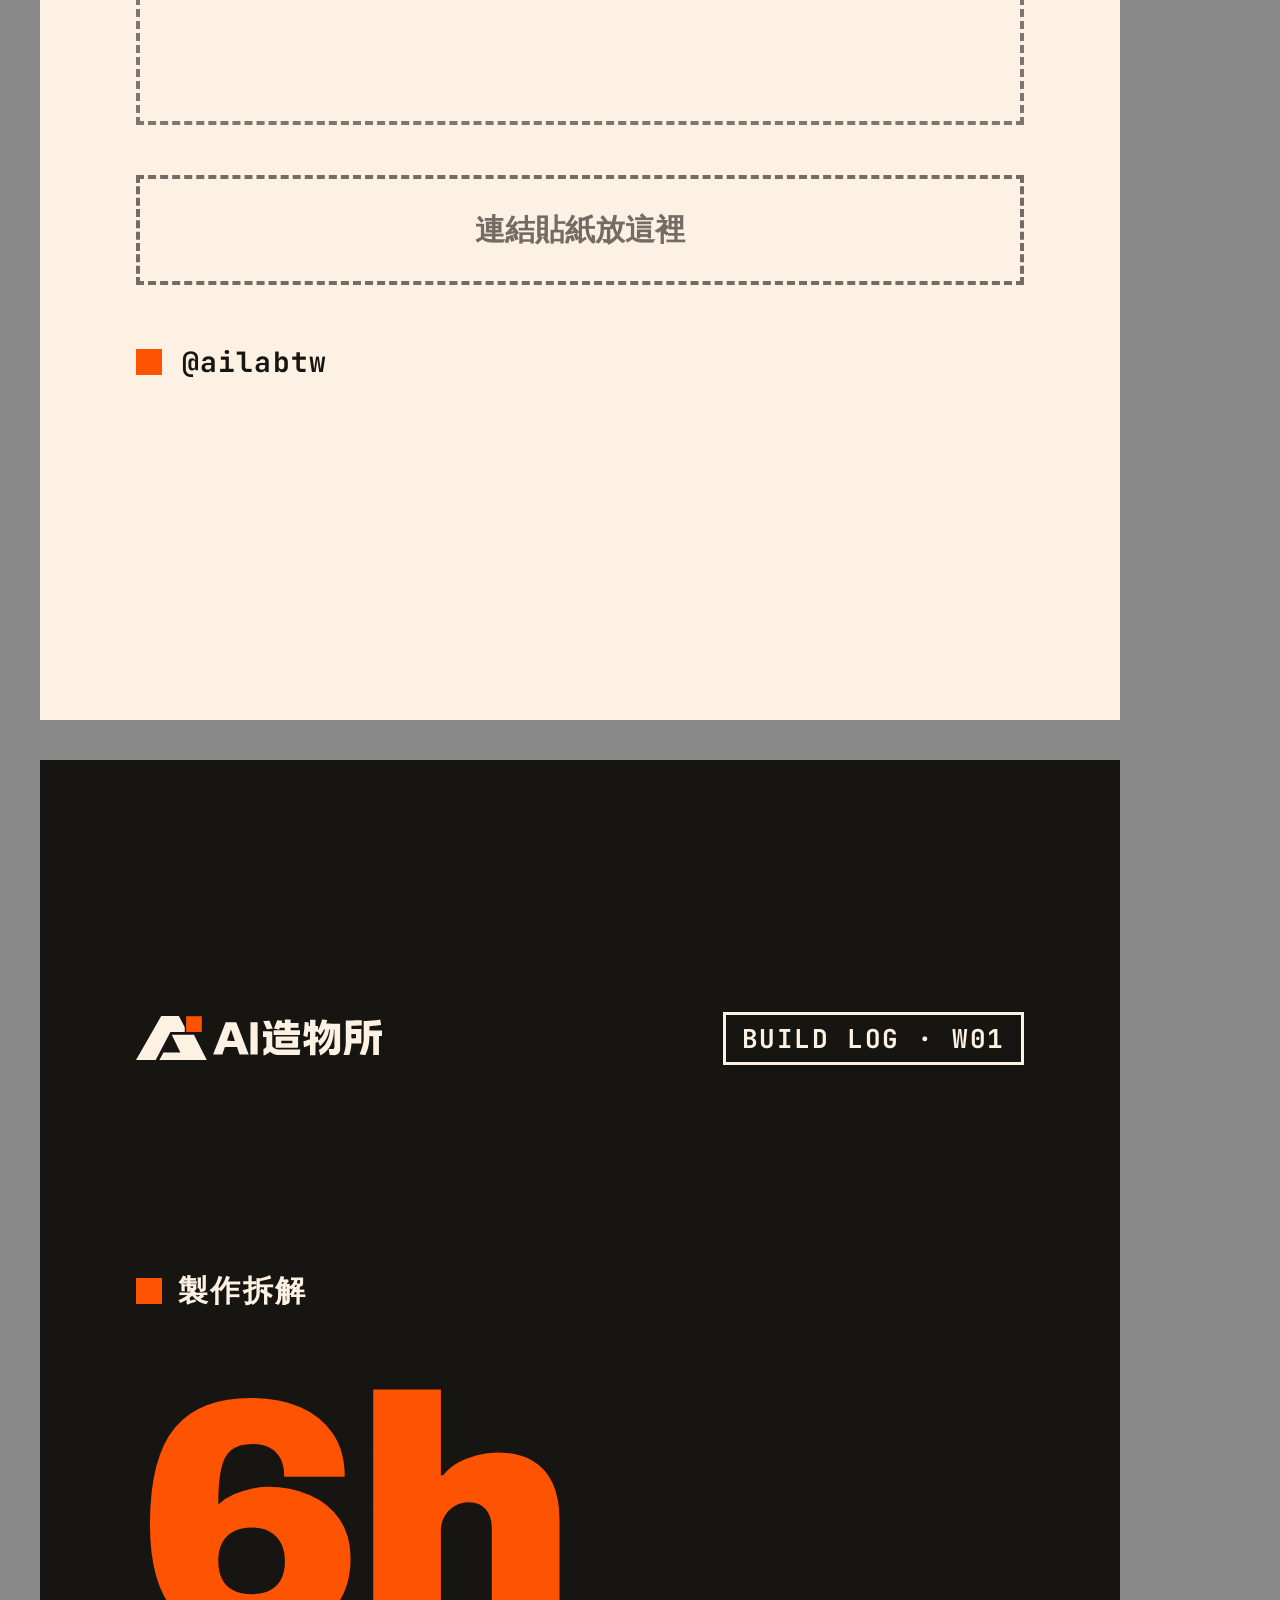
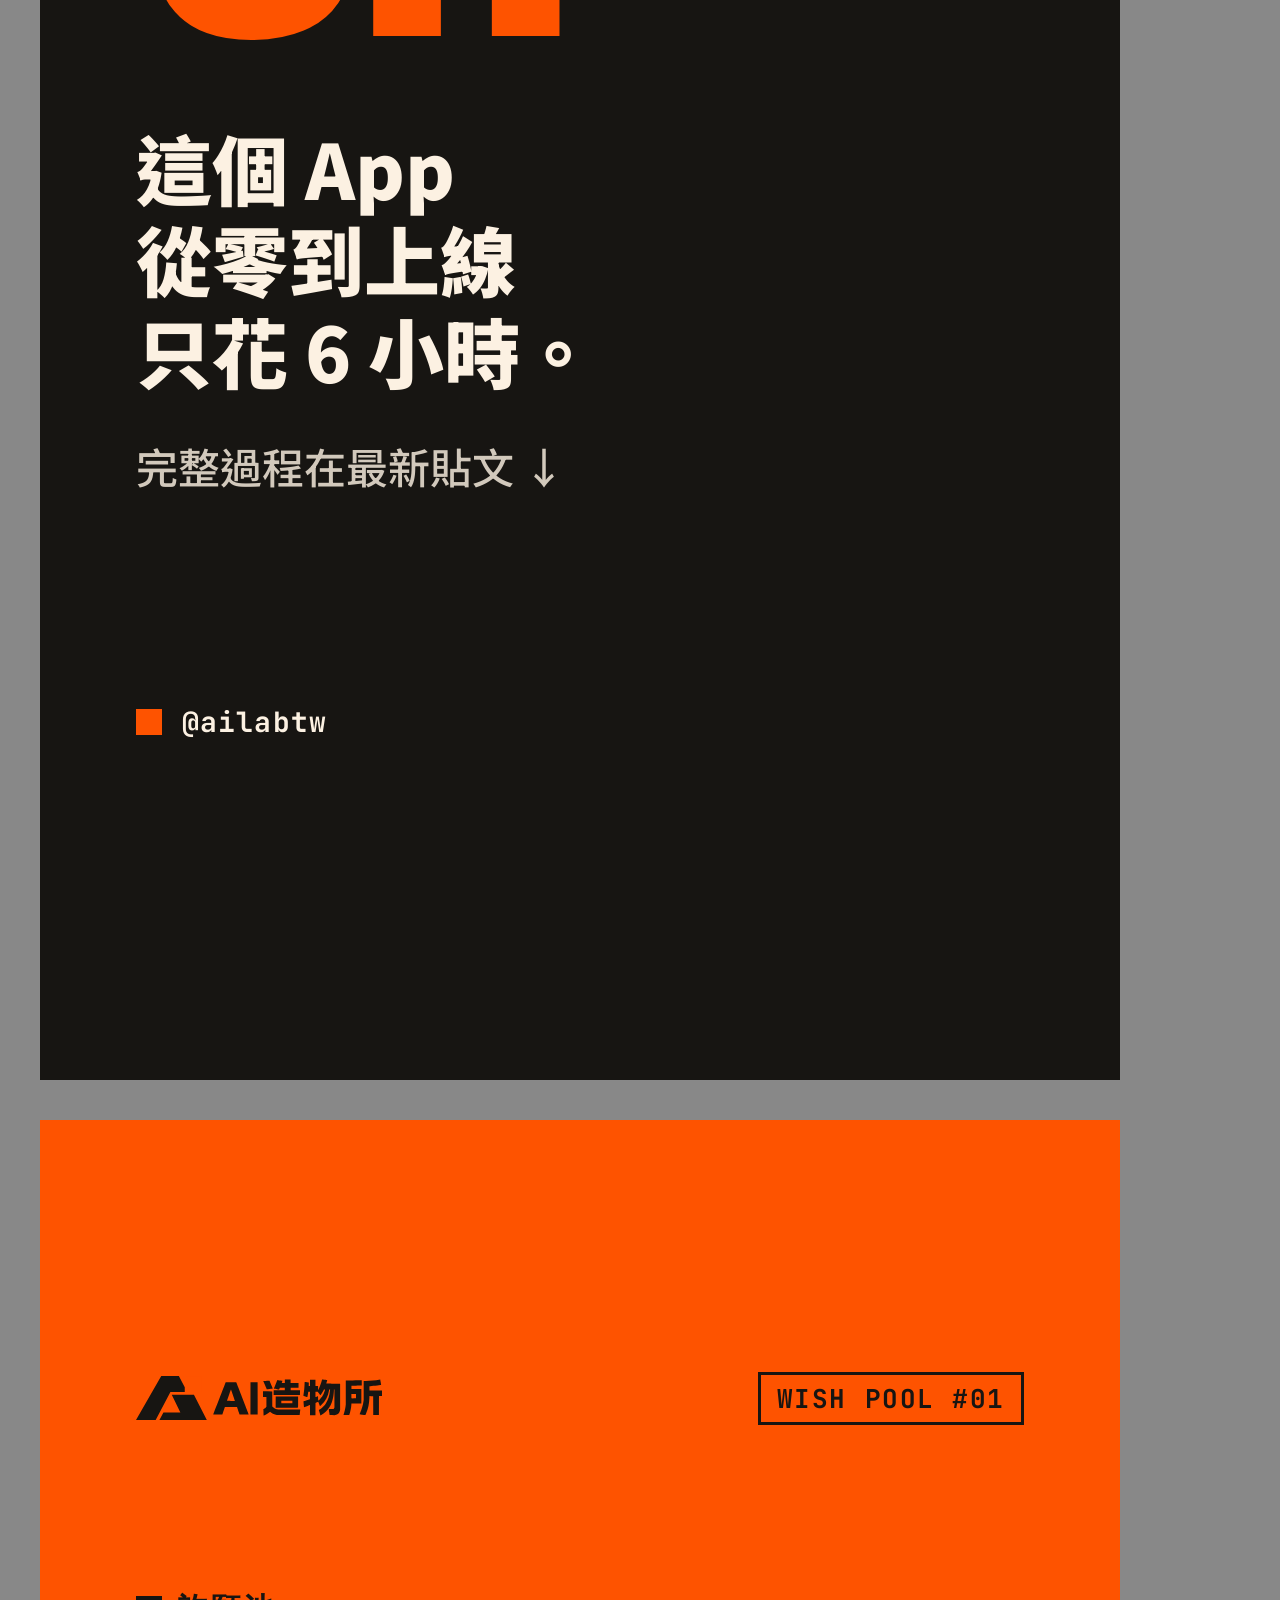
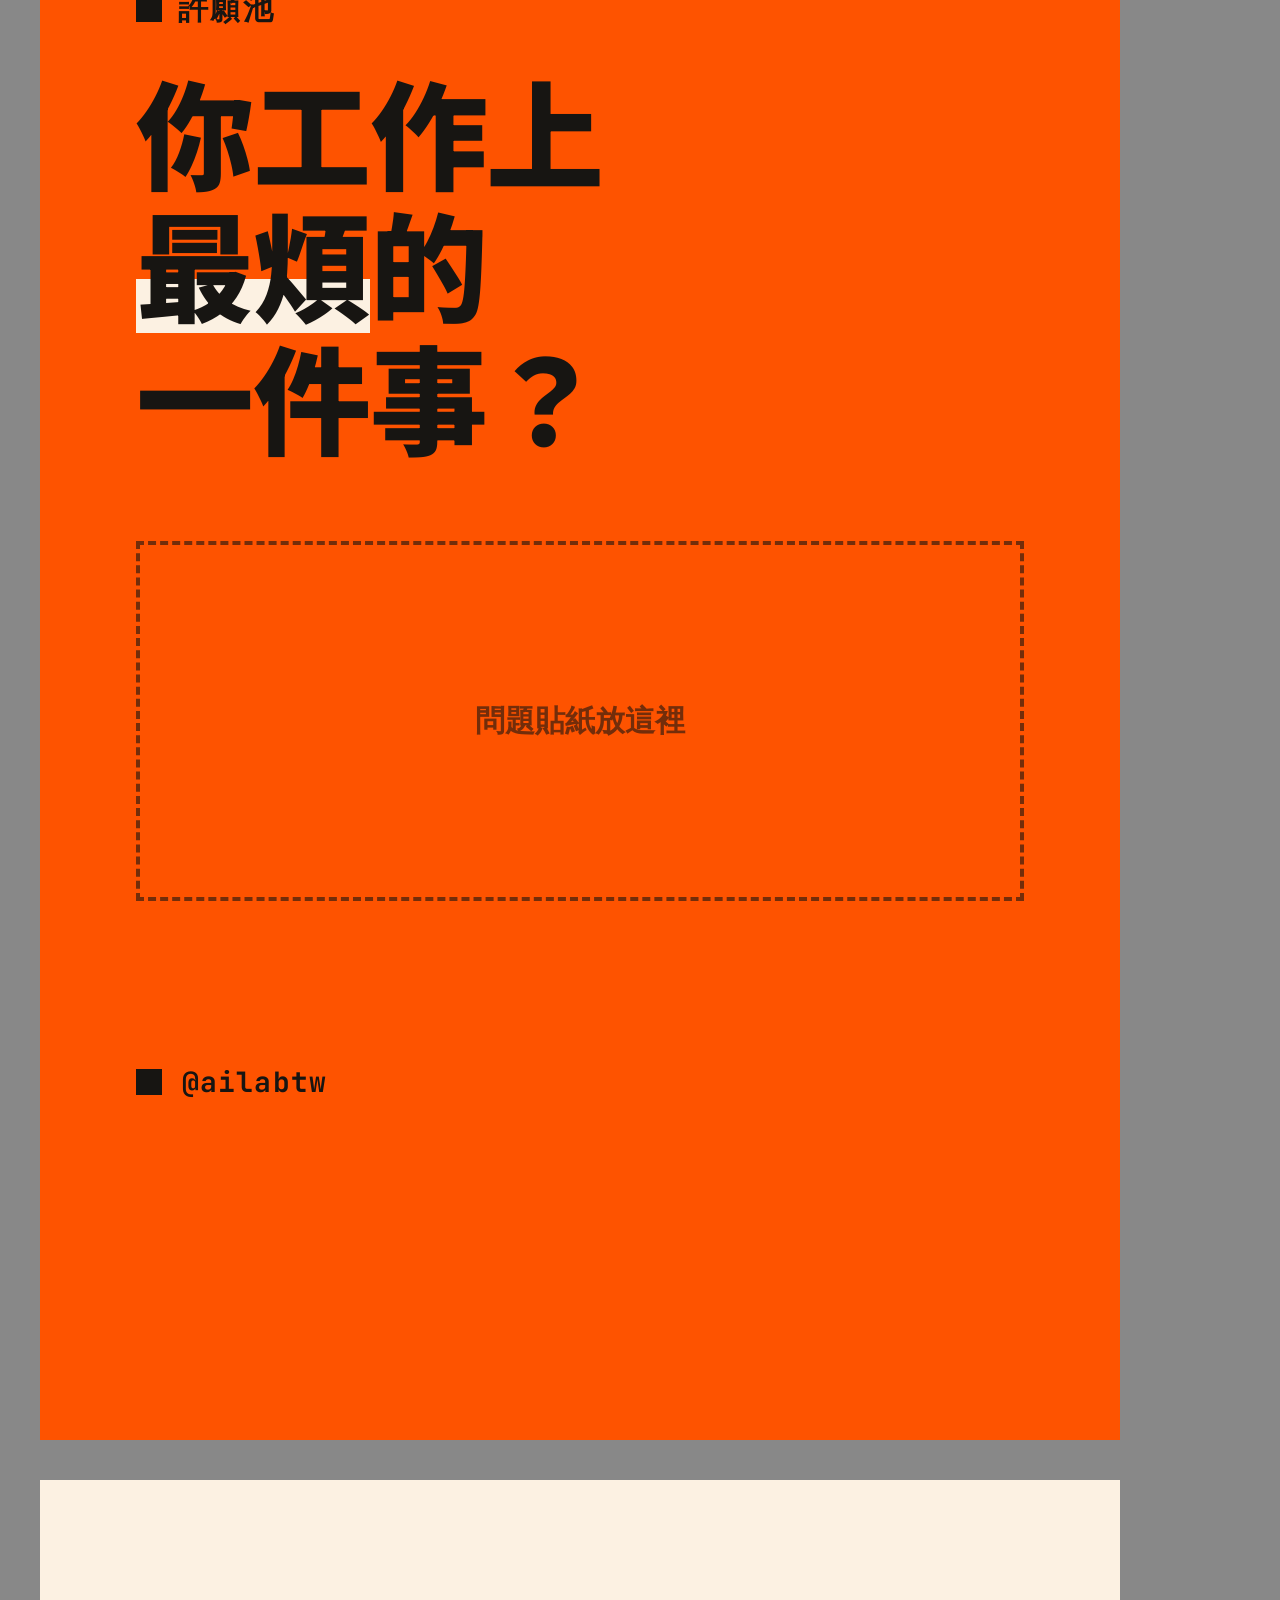
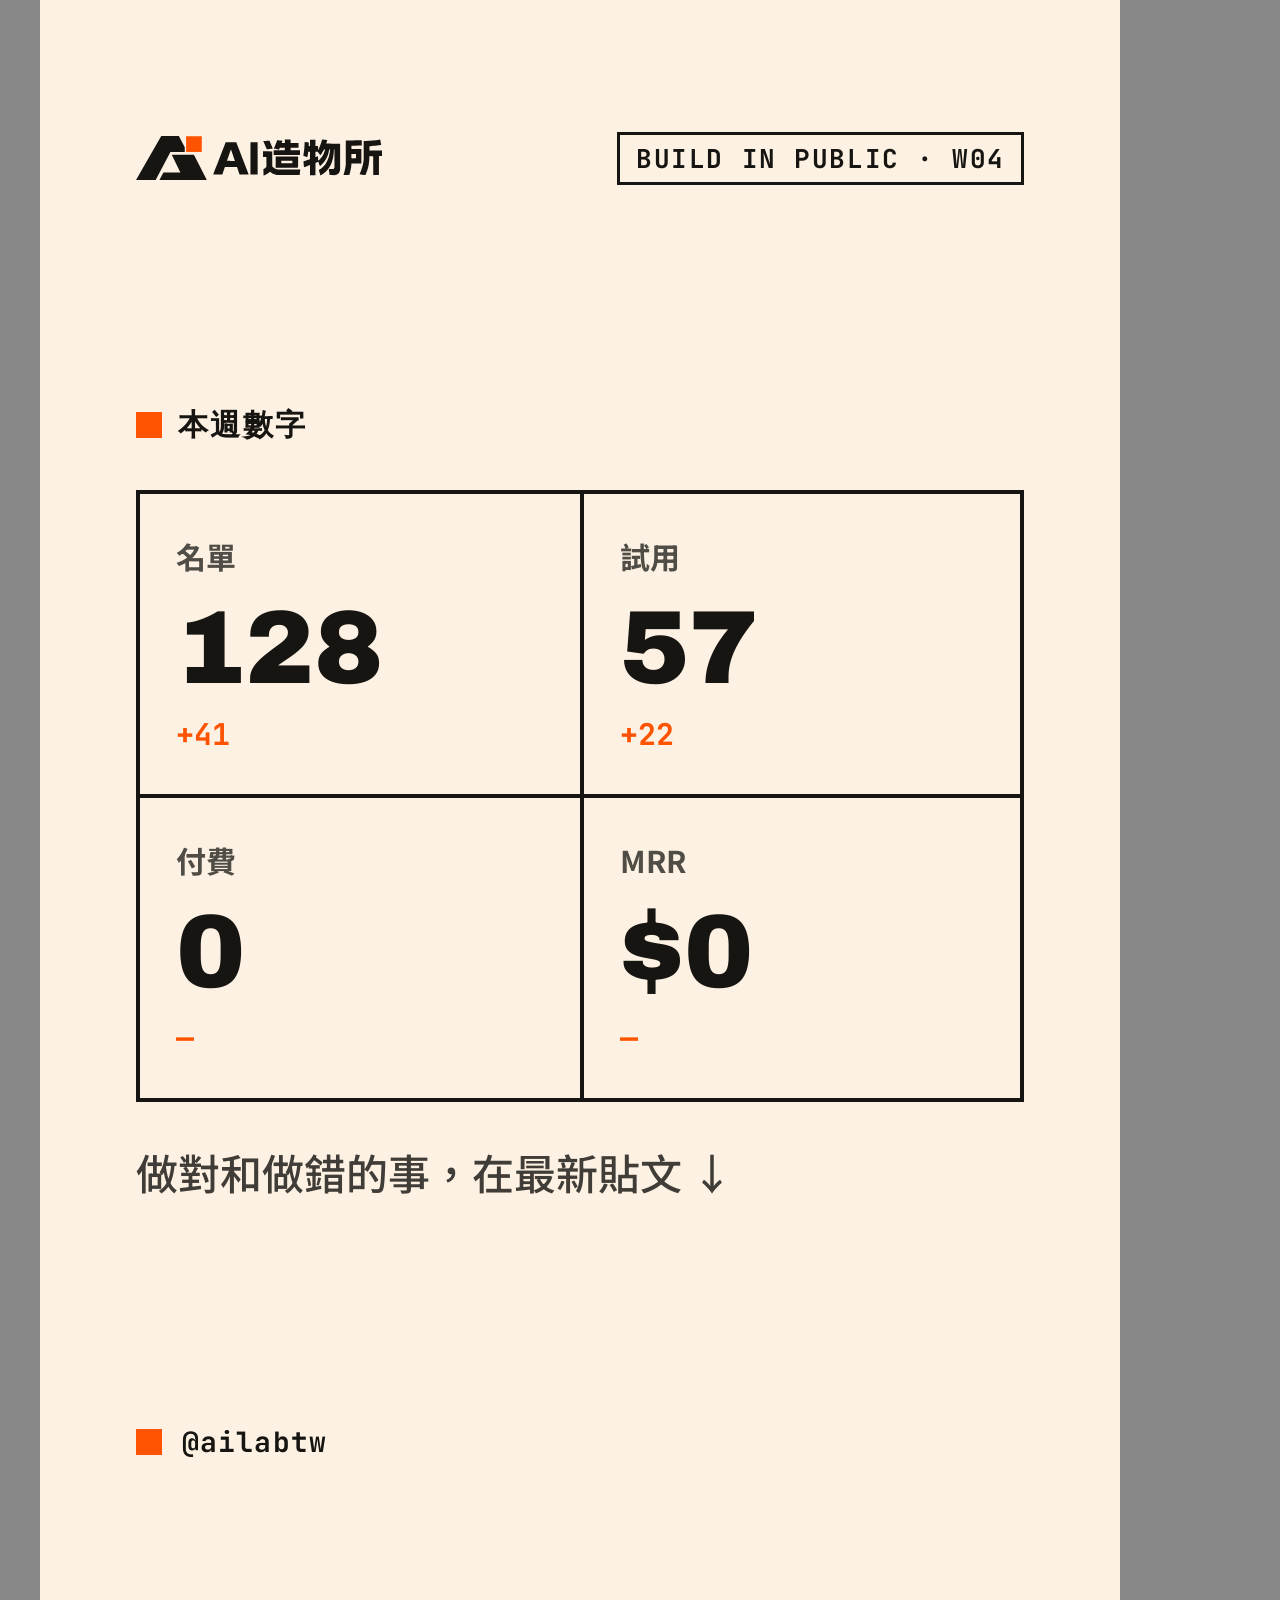
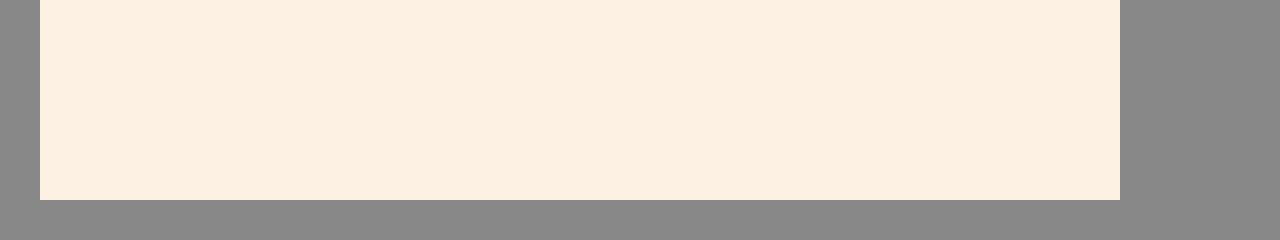
<file: brand/templates/stories.html>
<!doctype html>
<html lang="zh-Hant"><head><meta charset="utf-8"><title>Stories</title>
<link rel="stylesheet" href="kit.css">
<!-- 編輯方式：直接改下面的文字（或在瀏覽器打開後點文字就能改，因為有 contenteditable）。
     每個 .frame 是一張圖，data-name 是輸出檔名。重新輸出 PNG：node render.js -->
</head><body contenteditable="true" spellcheck="false">
<section class="frame story " data-name="story-launch"><div class="top"><img src="../logo/lockup.svg" alt="AI造物所"><span class="tag">HELLO</span></div><div class="body"><div class="kicker">正式開張</div>
<h1 class="xl">AI造物所<br><em>開張了</em>。</h1>
<p class="sub">一個人＋AI，每週造一個真的有用的小工具。</p>
<div class="sticker" style="margin-top:80px">追蹤 / 連結貼紙放這裡</div></div><div class="bot"><i></i><span>@ailabtw</span><span class="page"></span></div></section>
<section class="frame story " data-name="story-weekly-app"><div class="top"><img src="../logo/lockup.svg" alt="AI造物所"><span class="tag">WEEKLY LAB · W01</span></div><div class="body"><div class="kicker">新工具上線</div>
<h1>放鳥損失<br><em>計算機</em></h1>
<div class="shot" style="height:560px;margin-top:60px">Demo 畫面<br>（約 890×560）</div>
<div class="sticker" style="margin-top:50px">連結貼紙放這裡</div></div><div class="bot"><i></i><span>@ailabtw</span><span class="page"></span></div></section>
<section class="frame story dark" data-name="story-build-breakdown"><div class="top"><img src="../logo/lockup-dark.svg" alt="AI造物所"><span class="tag">BUILD LOG · W01</span></div><div class="body"><div class="kicker">製作拆解</div>
<div class="big" style="font-size:340px;color:var(--orange);margin-top:40px">6h</div>
<h2>這個 App<br>從零到上線<br>只花 6 小時。</h2>
<p class="sub">完整過程在最新貼文 ↓</p></div><div class="bot"><i></i><span>@ailabtw</span><span class="page"></span></div></section>
<section class="frame story hot" data-name="story-wish-pool"><div class="top"><img src="../logo/lockup.svg" alt="AI造物所"><span class="tag">WISH POOL #01</span></div><div class="body"><div class="kicker">許願池</div>
<h1>你工作上<br><em>最煩</em>的<br>一件事？</h1>
<div class="sticker" style="margin-top:80px;height:360px;display:grid;place-items:center">問題貼紙放這裡</div></div><div class="bot"><i></i><span>@ailabtw</span><span class="page"></span></div></section>
<section class="frame story " data-name="story-progress"><div class="top"><img src="../logo/lockup.svg" alt="AI造物所"><span class="tag">BUILD IN PUBLIC · W04</span></div><div class="body"><div class="kicker">本週數字</div>
<div class="grid2">
<div class="metric"><div class="l">名單</div><div class="v">128</div><div class="d">+41</div></div>
<div class="metric"><div class="l">試用</div><div class="v">57</div><div class="d">+22</div></div>
<div class="metric"><div class="l">付費</div><div class="v">0</div><div class="d">—</div></div>
<div class="metric"><div class="l">MRR</div><div class="v">$0</div><div class="d">—</div></div>
</div>
<p class="sub">做對和做錯的事，在最新貼文 ↓</p></div><div class="bot"><i></i><span>@ailabtw</span><span class="page"></span></div></section>

</body></html>
</file>
<file: brand/templates/kit.css>
/* AILabTW promo kit — shared styles. Colors: ink #171512 / orange #FE5300 / cream #FCF1E2 */
@import url("https://fonts.googleapis.com/css2?family=Archivo:wght@500;700;900&family=JetBrains+Mono:wght@500;700&family=Noto+Sans+TC:wght@400;500;700;900&display=swap");
:root{--ink:#171512;--orange:#FE5300;--cream:#FCF1E2;--cream2:#F3E2CA;--muted:#7A7064;
  --tc:"Noto Sans TC","Archivo",sans-serif;--en:"Archivo","Noto Sans TC",sans-serif;--mono:"JetBrains Mono",monospace}
*{box-sizing:border-box;margin:0;padding:0}
body{background:#888;font-family:var(--tc);padding:40px;display:flex;flex-wrap:wrap;gap:40px;align-items:flex-start}
.frame{position:relative;overflow:hidden;background:var(--cream);color:var(--ink);flex:none;display:flex;flex-direction:column}
.post{width:1080px;height:1350px;padding:80px 84px}
.story{width:1080px;height:1920px;padding:250px 96px 340px}   /* IG safe zone: top 250 / bottom 340 */
.og{width:1200px;height:630px;padding:70px 80px}
.dark{background:var(--ink);color:var(--cream)}
.hot{background:var(--orange);color:var(--ink)}
/* chrome */
.top{display:flex;align-items:center;gap:22px;height:56px}
.top img{height:44px}
.top .tag{margin-left:auto;font:700 26px var(--mono);letter-spacing:.06em;border:3px solid currentColor;padding:6px 16px}
.bot{margin-top:auto;display:flex;align-items:center;gap:20px;font:700 28px var(--mono);letter-spacing:.04em}
.bot .page{margin-left:auto}
.bot i{width:26px;height:26px;background:var(--orange);display:inline-block}
.hot .bot i{background:var(--ink)}
.body{flex:1;display:flex;flex-direction:column;justify-content:center;padding:40px 0}
/* type */
.kicker{font:700 30px var(--mono);letter-spacing:.08em;text-transform:uppercase;display:flex;align-items:center;gap:16px}
.kicker::before{content:"";width:26px;height:26px;background:var(--orange)}
.hot .kicker::before{background:var(--ink)}
h1{font:900 118px/1.12 var(--tc);letter-spacing:-.01em;margin:34px 0 0}
h1.xl{font-size:150px}
h1.m{font-size:96px}
h2{font:900 76px/1.2 var(--tc);margin:30px 0 0}
h1 em,h2 em{font-style:normal;background:linear-gradient(transparent 60%,var(--orange) 60%,var(--orange) 92%,transparent 92%)}
.hot h1 em,.hot h2 em{background:linear-gradient(transparent 60%,var(--cream) 60%,var(--cream) 92%,transparent 92%)}
p.sub{font:500 42px/1.6 var(--tc);margin-top:36px;opacity:.82}
.big{font:900 260px/1 var(--en);letter-spacing:-.03em}
.mono{font-family:var(--mono)}
/* blocks */
.box{border:4px solid currentColor;padding:40px 44px}
.shot{border:4px dashed currentColor;display:grid;place-items:center;font:700 32px var(--mono);opacity:.55;text-align:center;line-height:1.6}
.rows{display:grid;gap:0;border-top:4px solid currentColor;margin-top:44px}
.row{display:grid;grid-template-columns:200px 1fr;gap:30px;padding:30px 0;border-bottom:4px solid currentColor;align-items:baseline}
.row b{font:700 34px var(--mono);color:var(--orange)}
.hot .row b{color:var(--ink)}
.row span{font:700 44px/1.45 var(--tc)}
.row small{display:block;font:500 34px/1.5 var(--tc);opacity:.75;margin-top:6px}
.chips{display:flex;flex-wrap:wrap;gap:16px;margin-top:40px}
.chip{font:700 32px var(--tc);border:3px solid currentColor;padding:10px 24px;border-radius:99px}
.grid2{display:grid;grid-template-columns:1fr 1fr;border:4px solid currentColor;margin-top:44px}
.grid2>div{padding:40px 36px}
.grid2>div:nth-child(2n){border-left:4px solid currentColor}
.grid2>div:nth-child(n+3){border-top:4px solid currentColor}
.metric .l{font:700 30px var(--tc);opacity:.75}
.metric .v{font:900 104px/1.1 var(--en);margin-top:14px}
.metric .d{font:700 30px var(--mono);margin-top:8px;color:var(--orange)}
.bar{margin-top:30px}
.bar .t{display:flex;justify-content:space-between;font:700 40px var(--tc)}
.bar .track{height:44px;border:4px solid var(--ink);margin-top:14px;background:var(--cream)}
.bar .fill{height:100%;background:var(--ink)}
.cta{display:inline-flex;align-items:center;gap:20px;font:900 46px var(--tc);background:var(--orange);color:var(--ink);padding:28px 44px;border:4px solid var(--ink);box-shadow:12px 12px 0 var(--ink)}
.dark .cta{border-color:var(--cream);box-shadow:12px 12px 0 var(--cream)}
.hot .cta{background:var(--ink);color:var(--cream)}
.sticker{border:4px dashed currentColor;padding:30px;font:700 30px var(--mono);text-align:center;opacity:.6}
.list{list-style:none;margin-top:44px;display:grid;gap:30px}
.list li{display:flex;gap:28px;font:700 46px/1.45 var(--tc);align-items:flex-start}
.list li::before{content:"";flex:none;width:30px;height:30px;background:var(--orange);margin-top:20px}
.hot .list li::before{background:var(--ink)}
.list li small{display:block;font:500 34px/1.5 var(--tc);opacity:.75}
.deco{position:absolute;background:var(--orange)}
</file>
